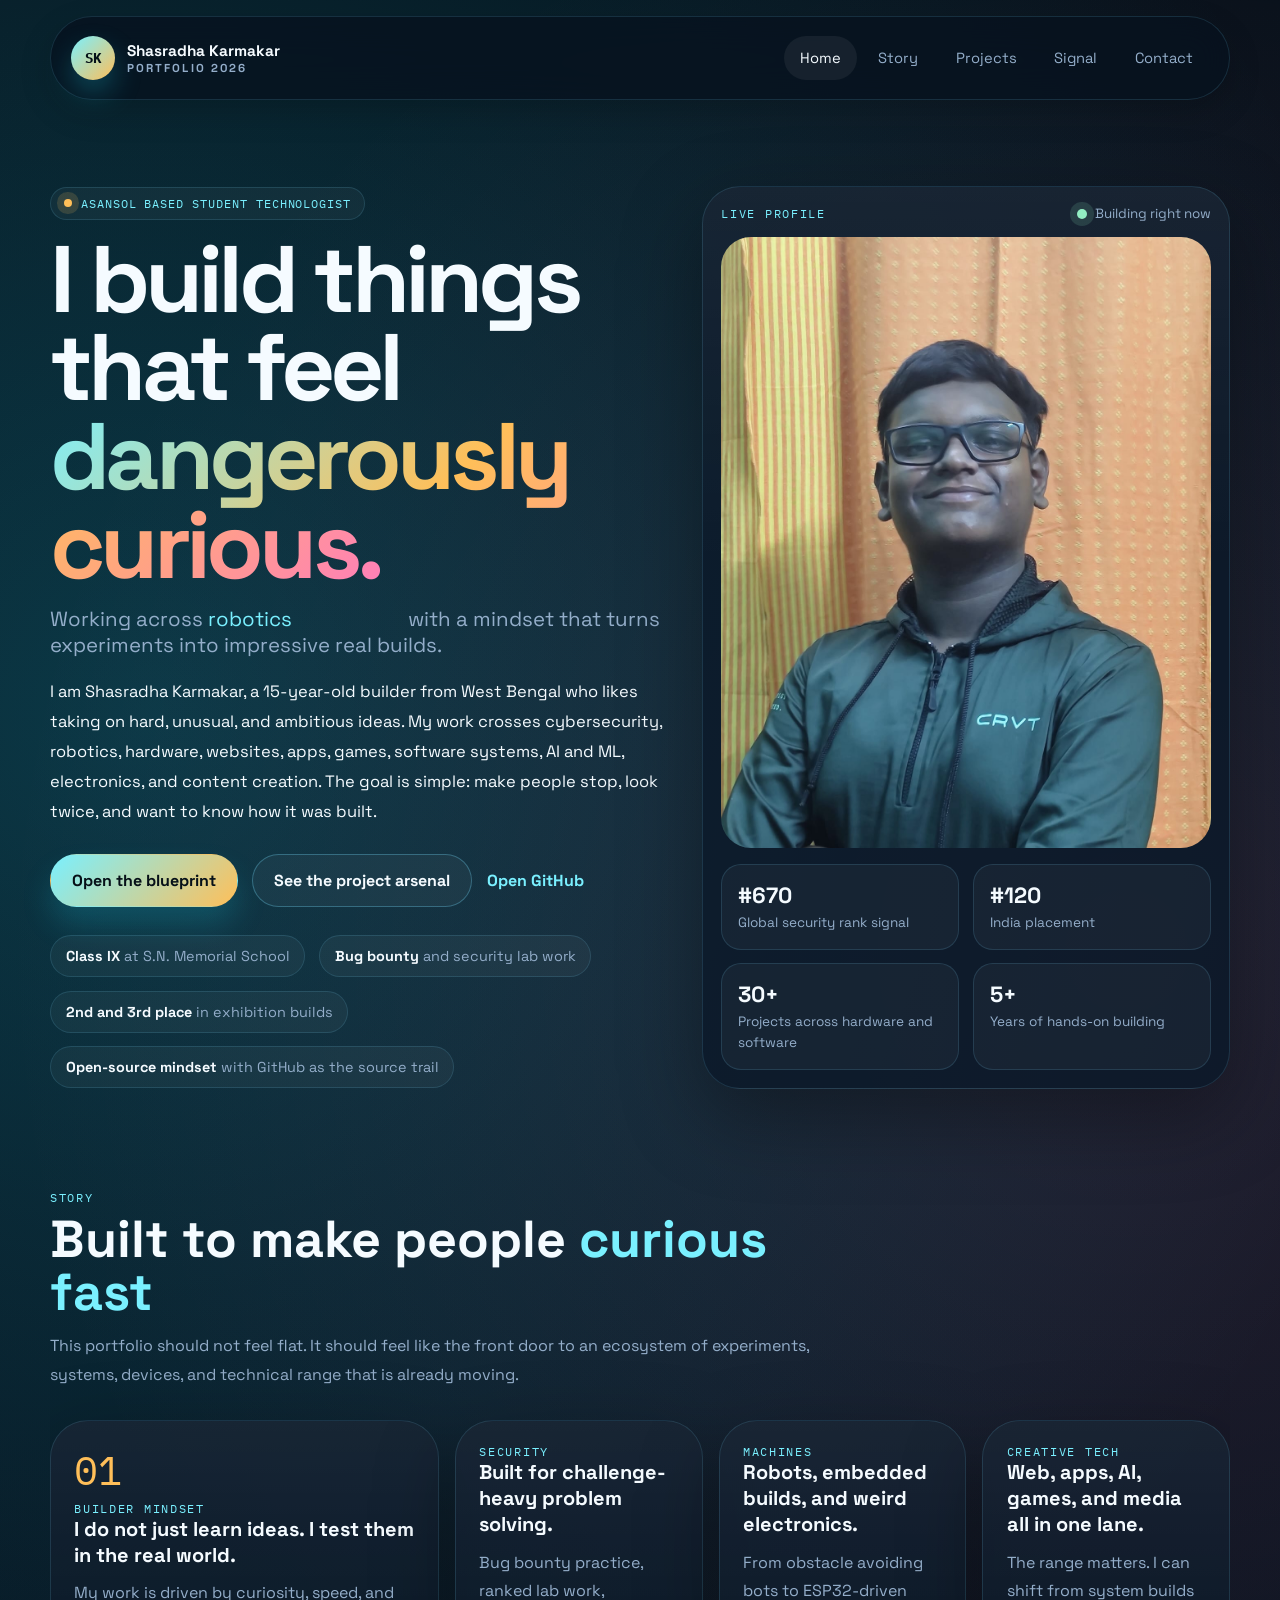
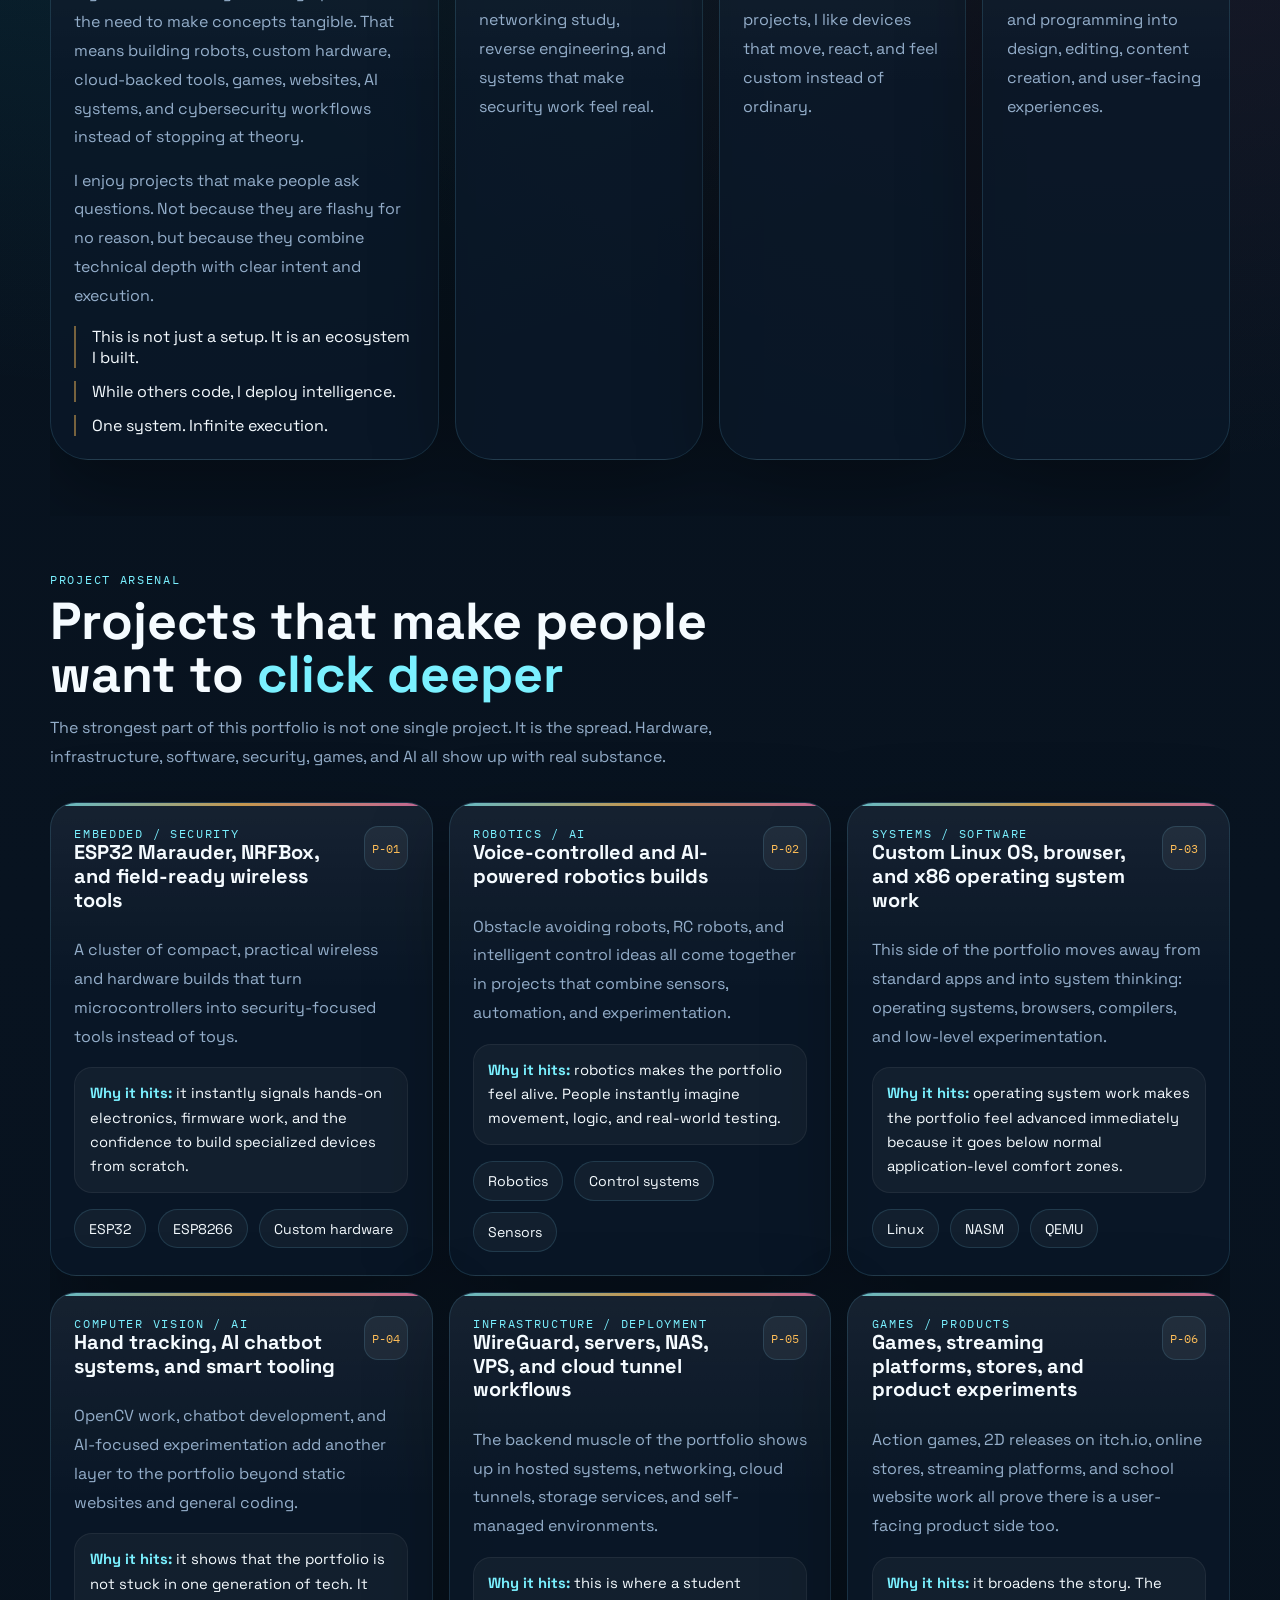
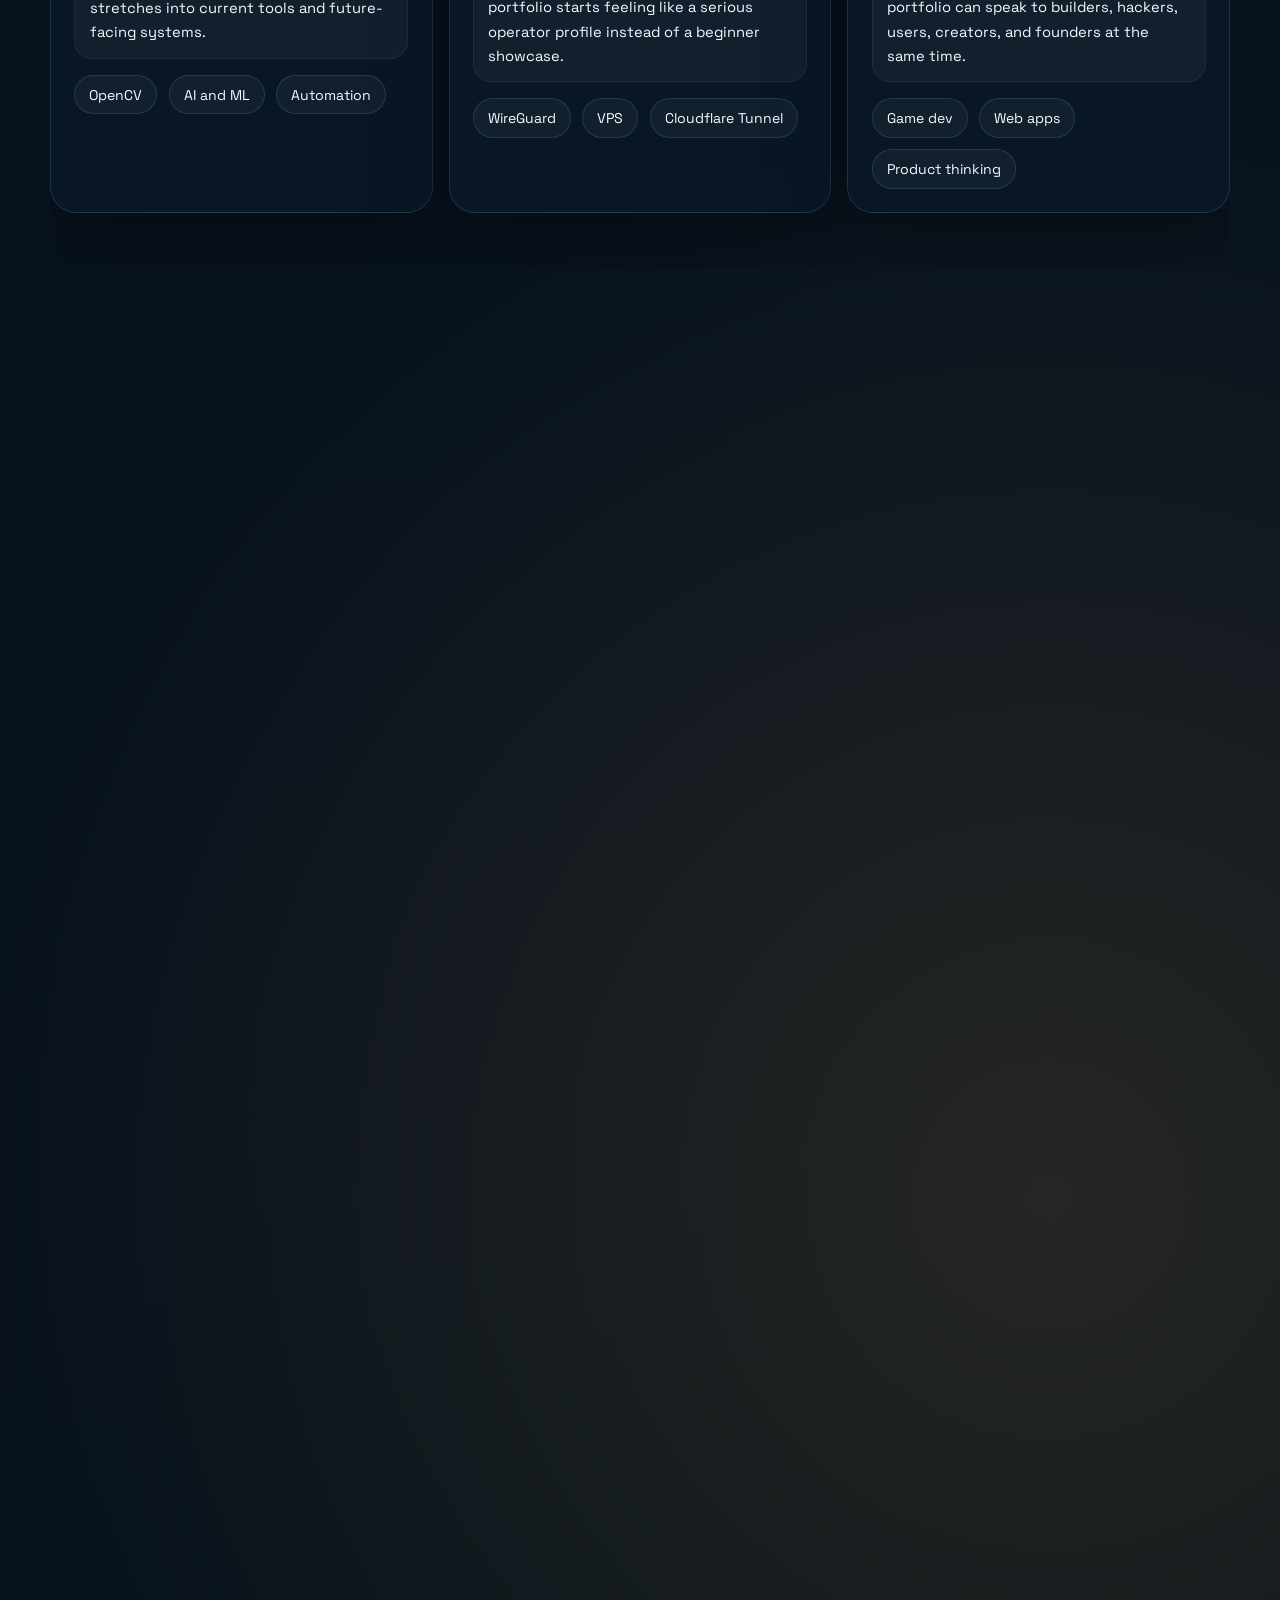
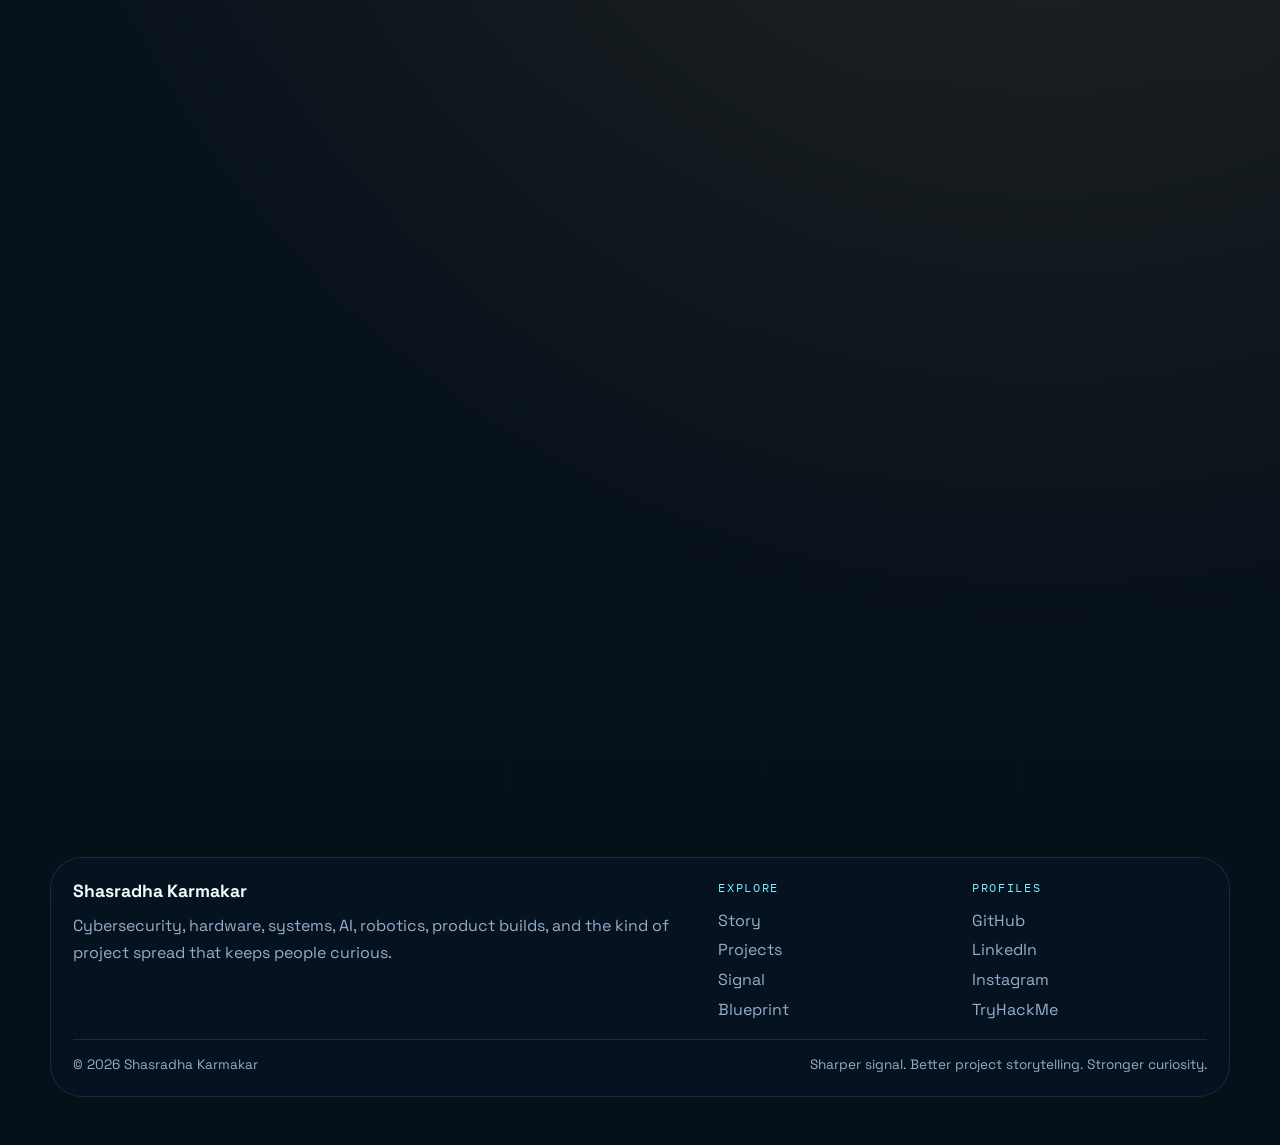
<file: index.html>
<!DOCTYPE html>
<html lang="en">
<head>
  <meta charset="UTF-8">
  <meta name="viewport" content="width=device-width, initial-scale=1.0">
  <title>Shasradha Karmakar | Portfolio</title>
  <meta name="description" content="A powerful student portfolio for Shasradha Karmakar covering cybersecurity, robotics, systems, embedded builds, AI, and high-curiosity tech projects.">
  <meta name="theme-color" content="#061019">

  <!-- Schema.org Structured Data for Google Knowledge Panel -->
  <script type="application/ld+json">
  {
    "@context": "https://schema.org",
    "@type": "Person",
    "name": "Shasradha Karmakar",
    "alternateName": "Yuvi",
    "url": "https://shasradha.github.io/",
    "image": "https://shasradha.github.io/images/Shasradha-PFP.jpg",
    "description": "Indian student technologist, AI researcher and cybersecurity practitioner from West Bengal.",
    "jobTitle": "Independent AI Researcher & Student Technologist",
    "nationality": "Indian",
    "knowsAbout": [
      "Artificial Intelligence",
      "Cybersecurity",
      "Embedded Systems",
      "Robotics",
      "IoT",
      "Machine Learning",
      "Web Development"
    ],
    "sameAs": [
      "https://orcid.org/0009-0004-0597-9841",
      "https://github.com/shasradha",
      "https://www.wikidata.org/wiki/Q139585406",
      "https://independent.academia.edu/Shasradhakarmakar",
      "https://www.linkedin.com/in/shasradha",
      "https://tryhackme.com/p/Shasradha",
      "https://hackerone.com/hai",
      "https://zenodo.org/search?q=shasradha+karmakar",
      "https://www.instagram.com/shasradha_"
    ],
    "hasCredential": [
      {
        "@type": "EducationalOccupationalCredential",
        "name": "Cisco Cybersecurity Certificate",
        "credentialCategory": "Cybersecurity"
      },
      {
        "@type": "EducationalOccupationalCredential",
        "name": "IBM AI Fundamentals",
        "credentialCategory": "Artificial Intelligence"
      }
    ],
    "worksFor": {
      "@type": "Organization",
      "name": "Independent Researcher"
    },
    "alumniOf": {
      "@type": "School",
      "name": "S.N. Memorial School",
      "address": {
        "@type": "PostalAddress",
        "addressLocality": "Asansol",
        "addressRegion": "West Bengal",
        "addressCountry": "IN"
      }
    }
  }
  </script>

  <link rel="preconnect" href="https://fonts.googleapis.com">
  <link rel="preconnect" href="https://fonts.gstatic.com" crossorigin>
  <link rel="preload" as="image" href="images/Shasradha-PFP.jpg">
  <link rel="stylesheet" href="css/style.css">
</head>
<body>
  <a class="skip-link" href="#main">Skip to content</a>

  <nav class="site-nav" aria-label="Primary navigation">
    <a class="nav-logo" href="#top">
      <span class="nav-logo-mark">SK</span>
      <span class="nav-logo-copy">
        <span class="nav-logo-title">Shasradha Karmakar</span>
        <span class="nav-logo-sub">Portfolio 2026</span>
      </span>
    </a>

    <ul class="nav-links" data-nav-menu>
      <li><a href="#top">Home</a></li>
      <li><a href="#story">Story</a></li>
      <li><a href="#projects">Projects</a></li>
      <li><a href="#signal">Signal</a></li>
      <li><a href="contact.html">Contact</a></li>
    </ul>

    <button class="nav-toggle" type="button" aria-label="Open navigation" aria-expanded="false" data-nav-toggle>
      <span class="nav-toggle-bars" aria-hidden="true">
        <span></span>
        <span></span>
        <span></span>
      </span>
    </button>
  </nav>

  <main class="page-main" id="main">
    <section class="hero" id="top">
      <div class="hero-grid">
        <div data-reveal>
          <span class="eyebrow">Asansol based student technologist</span>
          <h1 class="hero-title">
            I build things that feel
            <span class="hero-title-accent">dangerously curious.</span>
          </h1>
          <p class="hero-subtitle">
            Working across
            <span class="rotating-word" data-rotate="cybersecurity|robotics|systems|AI and ML|embedded electronics" aria-live="polite">cybersecurity</span>
            with a mindset that turns experiments into impressive real builds.
          </p>
          <p class="hero-lead">
            I am Shasradha Karmakar, a 15-year-old builder from West Bengal who likes taking on hard, unusual, and ambitious ideas.
            My work crosses cybersecurity, robotics, hardware, websites, apps, games, software systems, AI and ML, electronics, and content creation.
            The goal is simple: make people stop, look twice, and want to know how it was built.
          </p>

          <div class="button-row">
            <a class="button button-primary" href="blueprint.html">Open the blueprint</a>
            <a class="button button-secondary" href="#projects">See the project arsenal</a>
            <a class="button button-tertiary" href="https://github.com/shasradha" target="_blank" rel="noreferrer">Open GitHub</a>
          </div>

          <div class="hero-proof">
            <span class="proof-pill"><strong>Class IX</strong> at S.N. Memorial School</span>
            <span class="proof-pill"><strong>Bug bounty</strong> and security lab work</span>
            <span class="proof-pill"><strong>2nd and 3rd place</strong> in exhibition builds</span>
            <span class="proof-pill"><strong>Open-source mindset</strong> with GitHub as the source trail</span>
          </div>
        </div>

        <aside class="hero-card" data-reveal="delay-1">
          <div class="hero-card-top">
            <span class="code-label">Live profile</span>
            <span class="status-dot">Building right now</span>
          </div>

          <div class="profile-photo-frame">
            <img src="images/Shasradha-PFP.jpg" alt="Portrait of Shasradha Karmakar" width="787" height="886" fetchpriority="high" decoding="async">
          </div>

          <div class="hero-card-bottom">
            <div class="metric-card">
              <span class="metric-value">#670</span>
              <span class="metric-label">Global security rank signal</span>
            </div>
            <div class="metric-card">
              <span class="metric-value">#120</span>
              <span class="metric-label">India placement</span>
            </div>
            <div class="metric-card">
              <span class="metric-value">30+</span>
              <span class="metric-label">Projects across hardware and software</span>
            </div>
            <div class="metric-card">
              <span class="metric-value">5+</span>
              <span class="metric-label">Years of hands-on building</span>
            </div>
          </div>
        </aside>
      </div>
    </section>

    <section class="section" id="story">
      <div class="section-header" data-reveal>
        <div class="section-kicker">Story</div>
        <h2 class="section-title">Built to make people <span>curious fast</span></h2>
        <p class="section-copy">
          This portfolio should not feel flat. It should feel like the front door to an ecosystem of experiments, systems, devices, and technical range that is already moving.
        </p>
      </div>

      <div class="mission-grid">
        <article class="panel quote-card" data-reveal>
          <div class="quote-mark">01</div>
          <div class="panel-subtitle">Builder mindset</div>
          <h3 class="panel-title">I do not just learn ideas. I test them in the real world.</h3>
          <p>
            My work is driven by curiosity, speed, and the need to make concepts tangible.
            That means building robots, custom hardware, cloud-backed tools, games, websites, AI systems, and cybersecurity workflows instead of stopping at theory.
          </p>
          <p>
            I enjoy projects that make people ask questions. Not because they are flashy for no reason, but because they combine technical depth with clear intent and execution.
          </p>

          <div class="quote-lines">
            <div class="quote-line">This is not just a setup. It is an ecosystem I built.</div>
            <div class="quote-line">While others code, I deploy intelligence.</div>
            <div class="quote-line">One system. Infinite execution.</div>
          </div>
        </article>

        <article class="panel curiosity-card" data-reveal="delay-1">
          <div class="panel-subtitle">Security</div>
          <h3 class="panel-title">Built for challenge-heavy problem solving.</h3>
          <p class="panel-copy">
            Bug bounty practice, ranked lab work, networking study, reverse engineering, and systems that make security work feel real.
          </p>
        </article>

        <article class="panel curiosity-card" data-reveal="delay-2">
          <div class="panel-subtitle">Machines</div>
          <h3 class="panel-title">Robots, embedded builds, and weird electronics.</h3>
          <p class="panel-copy">
            From obstacle avoiding bots to ESP32-driven projects, I like devices that move, react, and feel custom instead of ordinary.
          </p>
        </article>

        <article class="panel curiosity-card" data-reveal="delay-3">
          <div class="panel-subtitle">Creative tech</div>
          <h3 class="panel-title">Web, apps, AI, games, and media all in one lane.</h3>
          <p class="panel-copy">
            The range matters. I can shift from system builds and programming into design, editing, content creation, and user-facing experiences.
          </p>
        </article>
      </div>
    </section>

    <section class="section" id="projects">
      <div class="section-header" data-reveal>
        <div class="section-kicker">Project arsenal</div>
        <h2 class="section-title">Projects that make people want to <span>click deeper</span></h2>
        <p class="section-copy">
          The strongest part of this portfolio is not one single project. It is the spread. Hardware, infrastructure, software, security, games, and AI all show up with real substance.
        </p>
      </div>

      <div class="project-rack">
        <article class="project-card" data-reveal>
          <div class="project-card-top">
            <div>
              <div class="project-domain">Embedded / security</div>
              <h3 class="project-title">ESP32 Marauder, NRFBox, and field-ready wireless tools</h3>
            </div>
            <span class="project-id">P-01</span>
          </div>
          <p class="project-copy">
            A cluster of compact, practical wireless and hardware builds that turn microcontrollers into security-focused tools instead of toys.
          </p>
          <div class="project-impact">
            <strong>Why it hits:</strong> it instantly signals hands-on electronics, firmware work, and the confidence to build specialized devices from scratch.
          </div>
          <div class="project-foot">
            <div class="chip-row">
              <span class="chip">ESP32</span>
              <span class="chip">ESP8266</span>
              <span class="chip">Custom hardware</span>
            </div>
          </div>
        </article>

        <article class="project-card" data-reveal="delay-1">
          <div class="project-card-top">
            <div>
              <div class="project-domain">Robotics / AI</div>
              <h3 class="project-title">Voice-controlled and AI-powered robotics builds</h3>
            </div>
            <span class="project-id">P-02</span>
          </div>
          <p class="project-copy">
            Obstacle avoiding robots, RC robots, and intelligent control ideas all come together in projects that combine sensors, automation, and experimentation.
          </p>
          <div class="project-impact">
            <strong>Why it hits:</strong> robotics makes the portfolio feel alive. People instantly imagine movement, logic, and real-world testing.
          </div>
          <div class="project-foot">
            <div class="chip-row">
              <span class="chip">Robotics</span>
              <span class="chip">Control systems</span>
              <span class="chip">Sensors</span>
            </div>
          </div>
        </article>

        <article class="project-card" data-reveal="delay-2">
          <div class="project-card-top">
            <div>
              <div class="project-domain">Systems / software</div>
              <h3 class="project-title">Custom Linux OS, browser, and x86 operating system work</h3>
            </div>
            <span class="project-id">P-03</span>
          </div>
          <p class="project-copy">
            This side of the portfolio moves away from standard apps and into system thinking: operating systems, browsers, compilers, and low-level experimentation.
          </p>
          <div class="project-impact">
            <strong>Why it hits:</strong> operating system work makes the portfolio feel advanced immediately because it goes below normal application-level comfort zones.
          </div>
          <div class="project-foot">
            <div class="chip-row">
              <span class="chip">Linux</span>
              <span class="chip">NASM</span>
              <span class="chip">QEMU</span>
            </div>
          </div>
        </article>

        <article class="project-card" data-reveal>
          <div class="project-card-top">
            <div>
              <div class="project-domain">Computer vision / AI</div>
              <h3 class="project-title">Hand tracking, AI chatbot systems, and smart tooling</h3>
            </div>
            <span class="project-id">P-04</span>
          </div>
          <p class="project-copy">
            OpenCV work, chatbot development, and AI-focused experimentation add another layer to the portfolio beyond static websites and general coding.
          </p>
          <div class="project-impact">
            <strong>Why it hits:</strong> it shows that the portfolio is not stuck in one generation of tech. It stretches into current tools and future-facing systems.
          </div>
          <div class="project-foot">
            <div class="chip-row">
              <span class="chip">OpenCV</span>
              <span class="chip">AI and ML</span>
              <span class="chip">Automation</span>
            </div>
          </div>
        </article>

        <article class="project-card" data-reveal="delay-1">
          <div class="project-card-top">
            <div>
              <div class="project-domain">Infrastructure / deployment</div>
              <h3 class="project-title">WireGuard, servers, NAS, VPS, and cloud tunnel workflows</h3>
            </div>
            <span class="project-id">P-05</span>
          </div>
          <p class="project-copy">
            The backend muscle of the portfolio shows up in hosted systems, networking, cloud tunnels, storage services, and self-managed environments.
          </p>
          <div class="project-impact">
            <strong>Why it hits:</strong> this is where a student portfolio starts feeling like a serious operator profile instead of a beginner showcase.
          </div>
          <div class="project-foot">
            <div class="chip-row">
              <span class="chip">WireGuard</span>
              <span class="chip">VPS</span>
              <span class="chip">Cloudflare Tunnel</span>
            </div>
          </div>
        </article>

        <article class="project-card" data-reveal="delay-2">
          <div class="project-card-top">
            <div>
              <div class="project-domain">Games / products</div>
              <h3 class="project-title">Games, streaming platforms, stores, and product experiments</h3>
            </div>
            <span class="project-id">P-06</span>
          </div>
          <p class="project-copy">
            Action games, 2D releases on itch.io, online stores, streaming platforms, and school website work all prove there is a user-facing product side too.
          </p>
          <div class="project-impact">
            <strong>Why it hits:</strong> it broadens the story. The portfolio can speak to builders, hackers, users, creators, and founders at the same time.
          </div>
          <div class="project-foot">
            <div class="chip-row">
              <span class="chip">Game dev</span>
              <span class="chip">Web apps</span>
              <span class="chip">Product thinking</span>
            </div>
          </div>
        </article>
      </div>
    </section>

    <section class="section" id="signal">
      <div class="section-header" data-reveal>
        <div class="section-kicker">Signal</div>
        <h2 class="section-title">One proof point people will actually <span>stop to inspect</span></h2>
        <p class="section-copy">
          Instead of repeating it everywhere, this is the one place where the security track gets properly framed. It works better when it feels earned.
        </p>
      </div>

      <div class="signal-layout">
        <article class="panel signal-copy" data-reveal>
          <div class="panel-subtitle">Security proof</div>
          <h3 class="panel-title">A ranked public signal backed by ongoing cybersecurity work.</h3>
          <p class="panel-copy">
            The TryHackMe profile is worth featuring because it reflects sustained hands-on effort rather than passive interest.
            It sits beside bug bounty work, networking study, Linux study, and deeper security experimentation.
          </p>

          <div class="signal-ranks">
            <div class="signal-rank">
              <strong>Top 1%</strong>
              <span>Global placement tier</span>
            </div>
            <div class="signal-rank">
              <strong>#670 / 7M</strong>
              <span>Rank snapshot that feels instantly impressive</span>
            </div>
            <div class="signal-rank">
              <strong>#120 India</strong>
              <span>Strong regional signal with room to climb even higher</span>
            </div>
          </div>

          <div class="button-row">
            <a class="button button-primary" href="https://tryhackme.com/p/Shasradha" target="_blank" rel="noreferrer">Open TryHackMe</a>
            <a class="button button-secondary" href="https://hackerone.com/hai" target="_blank" rel="noreferrer">Open HackerOne</a>
          </div>
        </article>

        <article class="panel signal-stage" data-reveal="delay-1">
          <div class="panel-subtitle">Featured embed</div>
          <div class="signal-frame">
            <div class="thm-shell">
              <div class="thm-scale-wrap">
                <iframe
                  class="thm-iframe"
                  src="https://tryhackme.com/api/v2/badges/public-profile?userPublicId=2753301"
                  title="TryHackMe public profile for Shasradha Karmakar"
                  scrolling="no"
                  loading="lazy">
                </iframe>
              </div>
            </div>
          </div>
          <div class="signal-caption">
            Centered, scaled to the real badge ratio, and framed like a proper proof card.
          </div>
        </article>
      </div>
    </section>

    <section class="section">
      <div class="section-header" data-reveal>
        <div class="section-kicker">Momentum</div>
        <h2 class="section-title">Recognition, learning, and a bigger <span>long-term trajectory</span></h2>
        <p class="section-copy">
          The portfolio gets stronger because the projects are backed by certifications, active learning tracks, community presence, and real experimentation.
        </p>
      </div>

      <div class="stats-strip" data-reveal>
        <div class="metric-card">
          <span class="metric-value">2nd / 3rd</span>
          <span class="metric-label">Science and SST exhibition wins for innovative models</span>
        </div>
        <div class="metric-card">
          <span class="metric-value">Level 8</span>
          <span class="metric-label">Google Maps Local Guide contributor status</span>
        </div>
        <div class="metric-card">
          <span class="metric-value">Microsoft + IBM + AWS</span>
          <span class="metric-label">Formal learning across software, AI, security, robotics, and cloud</span>
        </div>
        <div class="metric-card">
          <span class="metric-value">Still climbing</span>
          <span class="metric-label">Networking, Linux, data science, and network defense in progress</span>
        </div>
      </div>

      <div class="cert-grid" style="margin-top: 1rem;">
        <article class="panel cert-card" data-reveal>
          <div class="cert-media">
            <img src="images/cert-cisco-cybersecurity.png" alt="Cisco cybersecurity certificate" loading="lazy" decoding="async">
          </div>
          <div class="cert-body">
            <h3 class="cert-title">Cisco Cybersecurity</h3>
            <div class="cert-meta">Foundation for the defensive and security-minded side of the portfolio.</div>
          </div>
        </article>

        <article class="panel cert-card" data-reveal="delay-1">
          <div class="cert-media">
            <img src="images/AI-IBM.png" alt="IBM AI badge" loading="lazy" decoding="async">
          </div>
          <div class="cert-body">
            <h3 class="cert-title">IBM AI Fundamentals</h3>
            <div class="cert-meta">A visible bridge between coding, automation, and the AI/ML direction.</div>
          </div>
        </article>

        <article class="panel cert-card" data-reveal="delay-2">
          <div class="cert-media">
            <img src="images/cert-tryhackme.svg" alt="TryHackMe Advent of Cyber certificate" loading="lazy" decoding="async">
          </div>
          <div class="cert-body">
            <h3 class="cert-title">Advent of Cyber 2024</h3>
            <div class="cert-meta">A challenge-driven credential that feels aligned with the site's overall energy.</div>
          </div>
        </article>
      </div>
    </section>

    <section class="section">
      <article class="panel" data-reveal>
        <div class="section-kicker">Next step</div>
        <h2 class="section-title" style="margin-top: 0.5rem;">Want the deeper technical picture or want to <span>start a conversation?</span></h2>
        <p class="section-copy">
          The blueprint page goes deeper into skill areas, archives, certificates, technical experience, and the bigger vision behind the work.
        </p>
        <div class="button-row">
          <a class="button button-primary" href="blueprint.html">Enter the blueprint</a>
          <a class="button button-secondary" href="contact.html">Send a message</a>
          <a class="button button-tertiary" href="mailto:codewithyuv@gmail.com">Email directly</a>
        </div>
      </article>
    </section>
  </main>

  <footer class="footer">
    <div class="footer-shell">
      <div class="footer-grid">
        <div>
          <h2 class="footer-title">Shasradha Karmakar</h2>
          <p class="footer-copy">
            Cybersecurity, hardware, systems, AI, robotics, product builds, and the kind of project spread that keeps people curious.
          </p>
        </div>

        <div>
          <div class="panel-subtitle">Explore</div>
          <ul class="footer-links">
            <li><a href="#story">Story</a></li>
            <li><a href="#projects">Projects</a></li>
            <li><a href="#signal">Signal</a></li>
            <li><a href="blueprint.html">Blueprint</a></li>
          </ul>
        </div>

        <div>
          <div class="panel-subtitle">Profiles</div>
          <ul class="footer-links">
            <li><a href="https://github.com/shasradha" target="_blank" rel="noreferrer">GitHub</a></li>
            <li><a href="https://www.linkedin.com/in/shasradha" target="_blank" rel="noreferrer">LinkedIn</a></li>
            <li><a href="https://www.instagram.com/shasradha_" target="_blank" rel="noreferrer">Instagram</a></li>
            <li><a href="https://tryhackme.com/p/Shasradha" target="_blank" rel="noreferrer">TryHackMe</a></li>
          </ul>
        </div>
      </div>

      <div class="footer-meta">
        <span>&copy; 2026 Shasradha Karmakar</span>
        <span>Sharper signal. Better project storytelling. Stronger curiosity.</span>
      </div>
    </div>
  </footer>

  <script src="js/main.js" defer></script>
</body>
</html>
</file>
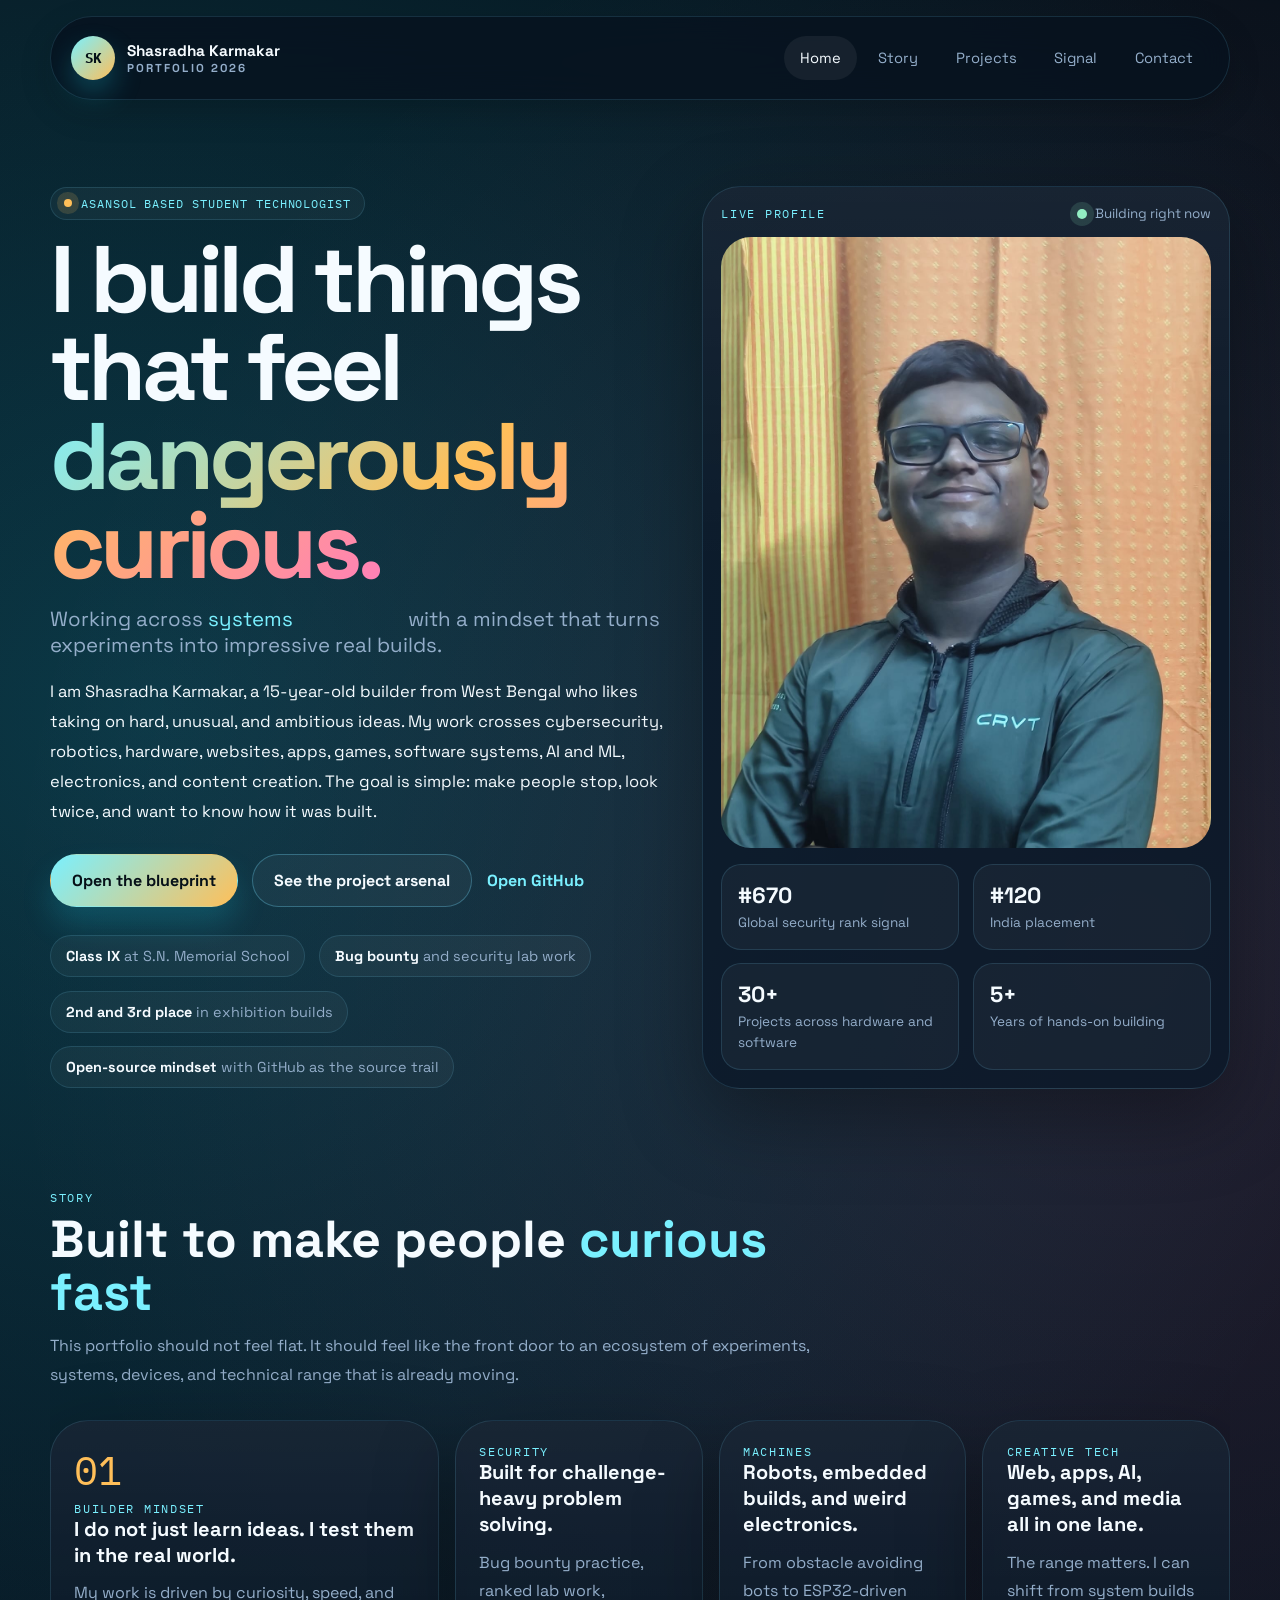
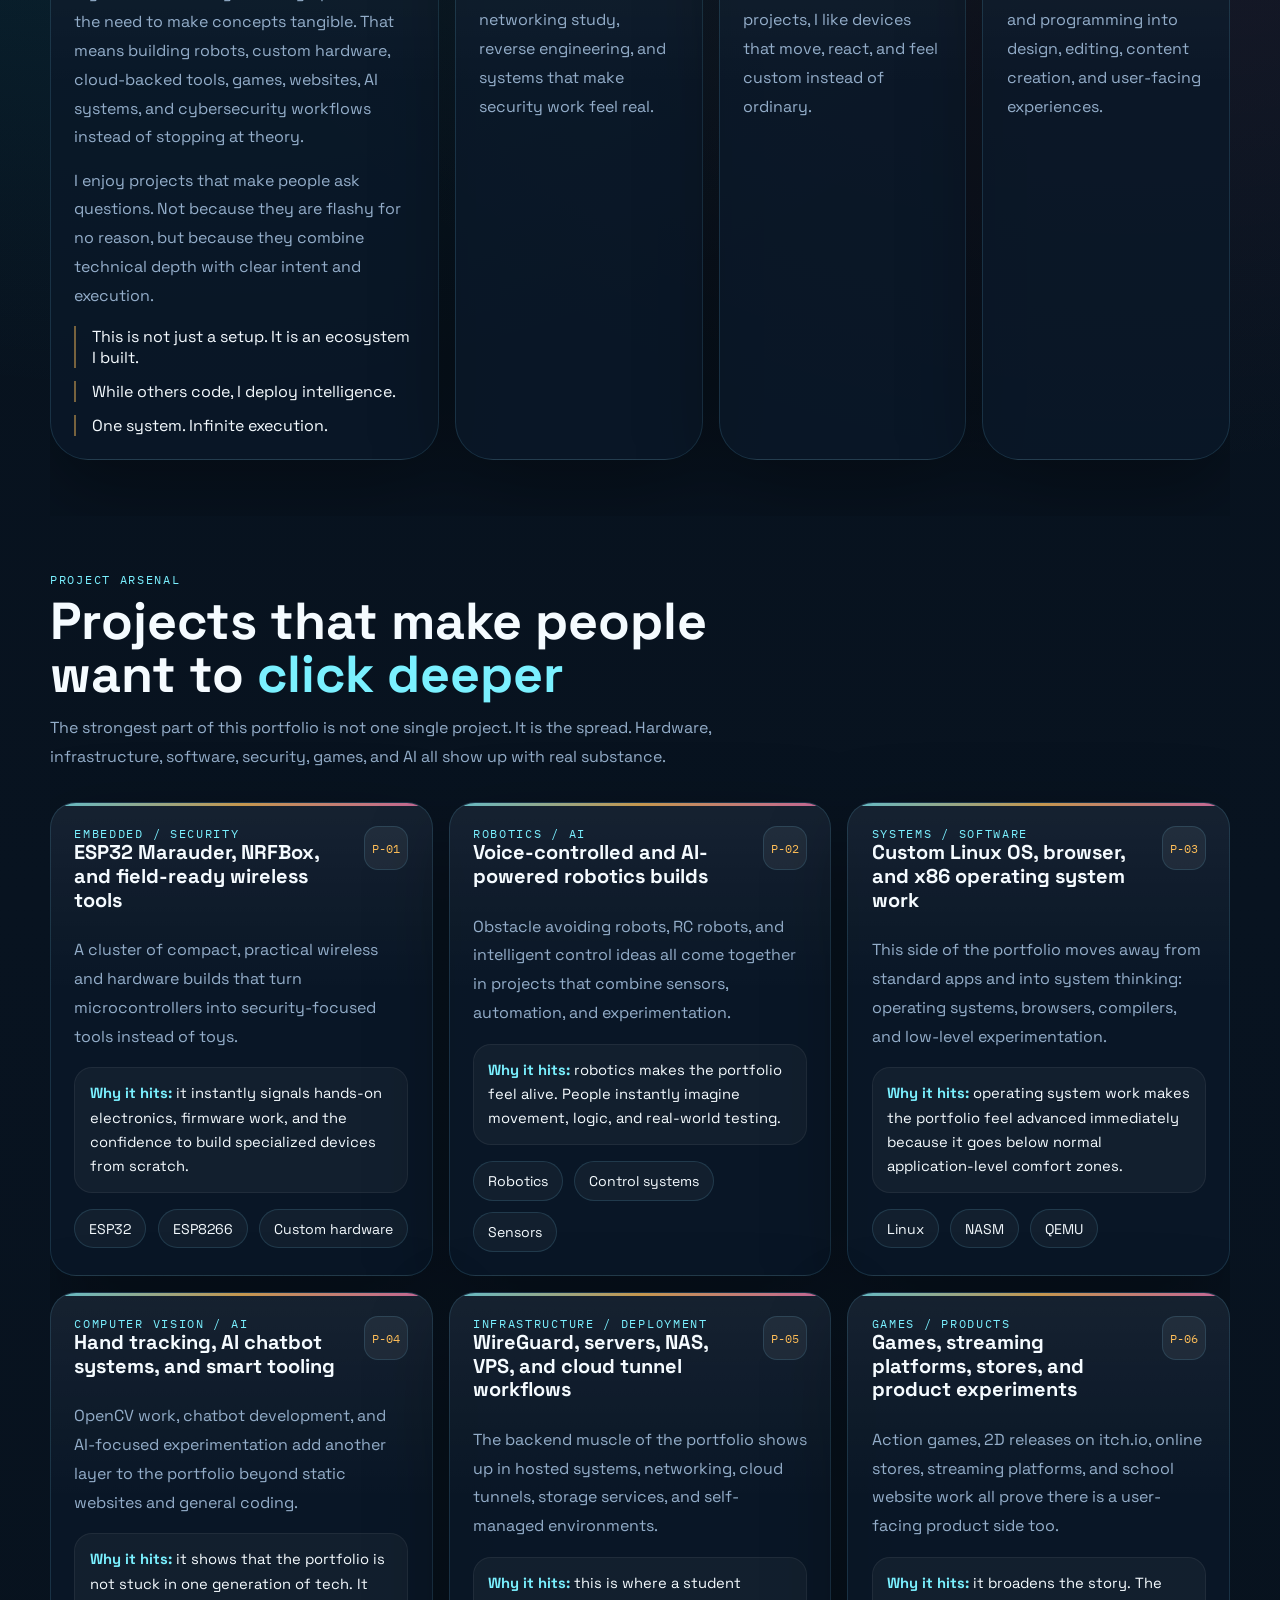
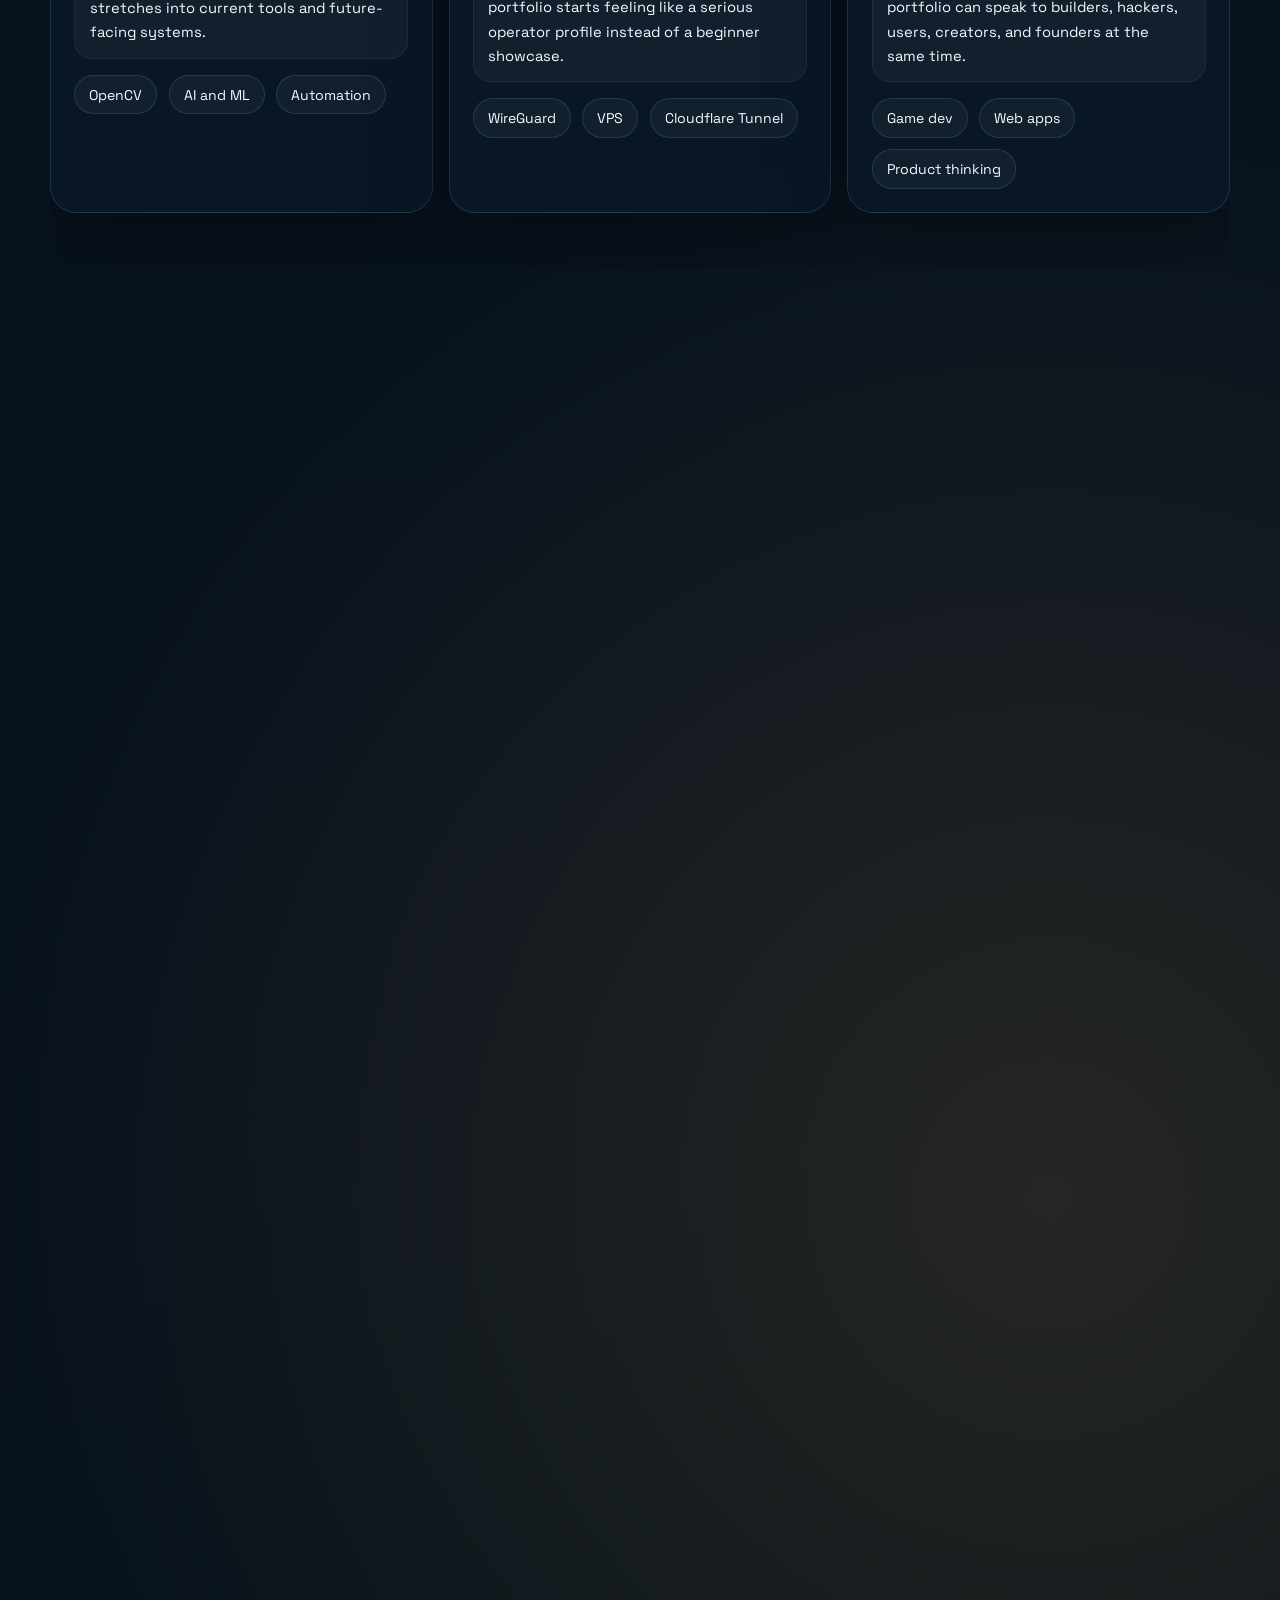
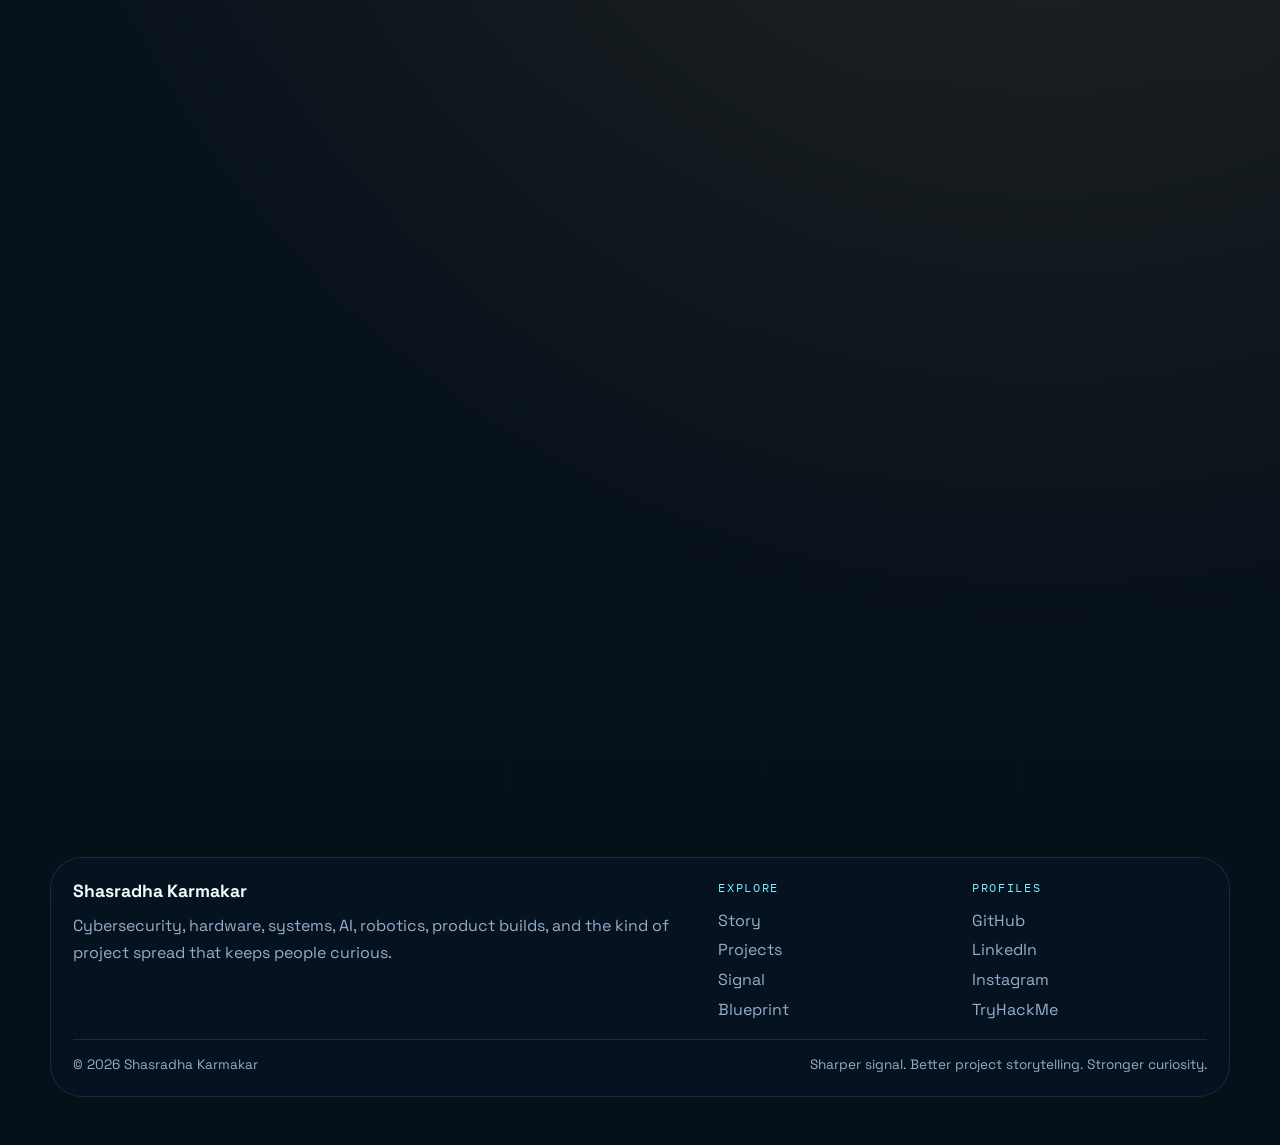
<file: portfolio/index.html>
<!DOCTYPE html>
<html lang="en">
<head>
  <meta charset="UTF-8">
  <meta name="viewport" content="width=device-width, initial-scale=1.0">
  <title>Shasradha Karmakar | Portfolio</title>
  <meta name="description" content="A powerful student portfolio for Shasradha Karmakar covering cybersecurity, robotics, systems, embedded builds, AI, and high-curiosity tech projects.">
  <meta name="theme-color" content="#061019">
  <link rel="preconnect" href="https://fonts.googleapis.com">
  <link rel="preconnect" href="https://fonts.gstatic.com" crossorigin>
  <link rel="preload" as="image" href="images/Shasradha-PFP.jpg">
  <link rel="stylesheet" href="css/style.css">
</head>
<body>
  <a class="skip-link" href="#main">Skip to content</a>

  <nav class="site-nav" aria-label="Primary navigation">
    <a class="nav-logo" href="#top">
      <span class="nav-logo-mark">SK</span>
      <span class="nav-logo-copy">
        <span class="nav-logo-title">Shasradha Karmakar</span>
        <span class="nav-logo-sub">Portfolio 2026</span>
      </span>
    </a>

    <ul class="nav-links" data-nav-menu>
      <li><a href="#top">Home</a></li>
      <li><a href="#story">Story</a></li>
      <li><a href="#projects">Projects</a></li>
      <li><a href="#signal">Signal</a></li>
      <li><a href="contact.html">Contact</a></li>
    </ul>

    <button class="nav-toggle" type="button" aria-label="Open navigation" aria-expanded="false" data-nav-toggle>
      <span class="nav-toggle-bars" aria-hidden="true">
        <span></span>
        <span></span>
        <span></span>
      </span>
    </button>
  </nav>

  <main class="page-main" id="main">
    <section class="hero" id="top">
      <div class="hero-grid">
        <div data-reveal>
          <span class="eyebrow">Asansol based student technologist</span>
          <h1 class="hero-title">
            I build things that feel
            <span class="hero-title-accent">dangerously curious.</span>
          </h1>
          <p class="hero-subtitle">
            Working across
            <span class="rotating-word" data-rotate="cybersecurity|robotics|systems|AI and ML|embedded electronics" aria-live="polite">cybersecurity</span>
            with a mindset that turns experiments into impressive real builds.
          </p>
          <p class="hero-lead">
            I am Shasradha Karmakar, a 15-year-old builder from West Bengal who likes taking on hard, unusual, and ambitious ideas.
            My work crosses cybersecurity, robotics, hardware, websites, apps, games, software systems, AI and ML, electronics, and content creation.
            The goal is simple: make people stop, look twice, and want to know how it was built.
          </p>

          <div class="button-row">
            <a class="button button-primary" href="blueprint.html">Open the blueprint</a>
            <a class="button button-secondary" href="#projects">See the project arsenal</a>
            <a class="button button-tertiary" href="https://github.com/shasradha" target="_blank" rel="noreferrer">Open GitHub</a>
          </div>

          <div class="hero-proof">
            <span class="proof-pill"><strong>Class IX</strong> at S.N. Memorial School</span>
            <span class="proof-pill"><strong>Bug bounty</strong> and security lab work</span>
            <span class="proof-pill"><strong>2nd and 3rd place</strong> in exhibition builds</span>
            <span class="proof-pill"><strong>Open-source mindset</strong> with GitHub as the source trail</span>
          </div>
        </div>

        <aside class="hero-card" data-reveal="delay-1">
          <div class="hero-card-top">
            <span class="code-label">Live profile</span>
            <span class="status-dot">Building right now</span>
          </div>

          <div class="profile-photo-frame">
            <img src="images/Shasradha-PFP.jpg" alt="Portrait of Shasradha Karmakar" width="787" height="886" fetchpriority="high" decoding="async">
          </div>

          <div class="hero-card-bottom">
            <div class="metric-card">
              <span class="metric-value">#670</span>
              <span class="metric-label">Global security rank signal</span>
            </div>
            <div class="metric-card">
              <span class="metric-value">#120</span>
              <span class="metric-label">India placement</span>
            </div>
            <div class="metric-card">
              <span class="metric-value">30+</span>
              <span class="metric-label">Projects across hardware and software</span>
            </div>
            <div class="metric-card">
              <span class="metric-value">5+</span>
              <span class="metric-label">Years of hands-on building</span>
            </div>
          </div>
        </aside>
      </div>
    </section>

    <section class="section" id="story">
      <div class="section-header" data-reveal>
        <div class="section-kicker">Story</div>
        <h2 class="section-title">Built to make people <span>curious fast</span></h2>
        <p class="section-copy">
          This portfolio should not feel flat. It should feel like the front door to an ecosystem of experiments, systems, devices, and technical range that is already moving.
        </p>
      </div>

      <div class="mission-grid">
        <article class="panel quote-card" data-reveal>
          <div class="quote-mark">01</div>
          <div class="panel-subtitle">Builder mindset</div>
          <h3 class="panel-title">I do not just learn ideas. I test them in the real world.</h3>
          <p>
            My work is driven by curiosity, speed, and the need to make concepts tangible.
            That means building robots, custom hardware, cloud-backed tools, games, websites, AI systems, and cybersecurity workflows instead of stopping at theory.
          </p>
          <p>
            I enjoy projects that make people ask questions. Not because they are flashy for no reason, but because they combine technical depth with clear intent and execution.
          </p>

          <div class="quote-lines">
            <div class="quote-line">This is not just a setup. It is an ecosystem I built.</div>
            <div class="quote-line">While others code, I deploy intelligence.</div>
            <div class="quote-line">One system. Infinite execution.</div>
          </div>
        </article>

        <article class="panel curiosity-card" data-reveal="delay-1">
          <div class="panel-subtitle">Security</div>
          <h3 class="panel-title">Built for challenge-heavy problem solving.</h3>
          <p class="panel-copy">
            Bug bounty practice, ranked lab work, networking study, reverse engineering, and systems that make security work feel real.
          </p>
        </article>

        <article class="panel curiosity-card" data-reveal="delay-2">
          <div class="panel-subtitle">Machines</div>
          <h3 class="panel-title">Robots, embedded builds, and weird electronics.</h3>
          <p class="panel-copy">
            From obstacle avoiding bots to ESP32-driven projects, I like devices that move, react, and feel custom instead of ordinary.
          </p>
        </article>

        <article class="panel curiosity-card" data-reveal="delay-3">
          <div class="panel-subtitle">Creative tech</div>
          <h3 class="panel-title">Web, apps, AI, games, and media all in one lane.</h3>
          <p class="panel-copy">
            The range matters. I can shift from system builds and programming into design, editing, content creation, and user-facing experiences.
          </p>
        </article>
      </div>
    </section>

    <section class="section" id="projects">
      <div class="section-header" data-reveal>
        <div class="section-kicker">Project arsenal</div>
        <h2 class="section-title">Projects that make people want to <span>click deeper</span></h2>
        <p class="section-copy">
          The strongest part of this portfolio is not one single project. It is the spread. Hardware, infrastructure, software, security, games, and AI all show up with real substance.
        </p>
      </div>

      <div class="project-rack">
        <article class="project-card" data-reveal>
          <div class="project-card-top">
            <div>
              <div class="project-domain">Embedded / security</div>
              <h3 class="project-title">ESP32 Marauder, NRFBox, and field-ready wireless tools</h3>
            </div>
            <span class="project-id">P-01</span>
          </div>
          <p class="project-copy">
            A cluster of compact, practical wireless and hardware builds that turn microcontrollers into security-focused tools instead of toys.
          </p>
          <div class="project-impact">
            <strong>Why it hits:</strong> it instantly signals hands-on electronics, firmware work, and the confidence to build specialized devices from scratch.
          </div>
          <div class="project-foot">
            <div class="chip-row">
              <span class="chip">ESP32</span>
              <span class="chip">ESP8266</span>
              <span class="chip">Custom hardware</span>
            </div>
          </div>
        </article>

        <article class="project-card" data-reveal="delay-1">
          <div class="project-card-top">
            <div>
              <div class="project-domain">Robotics / AI</div>
              <h3 class="project-title">Voice-controlled and AI-powered robotics builds</h3>
            </div>
            <span class="project-id">P-02</span>
          </div>
          <p class="project-copy">
            Obstacle avoiding robots, RC robots, and intelligent control ideas all come together in projects that combine sensors, automation, and experimentation.
          </p>
          <div class="project-impact">
            <strong>Why it hits:</strong> robotics makes the portfolio feel alive. People instantly imagine movement, logic, and real-world testing.
          </div>
          <div class="project-foot">
            <div class="chip-row">
              <span class="chip">Robotics</span>
              <span class="chip">Control systems</span>
              <span class="chip">Sensors</span>
            </div>
          </div>
        </article>

        <article class="project-card" data-reveal="delay-2">
          <div class="project-card-top">
            <div>
              <div class="project-domain">Systems / software</div>
              <h3 class="project-title">Custom Linux OS, browser, and x86 operating system work</h3>
            </div>
            <span class="project-id">P-03</span>
          </div>
          <p class="project-copy">
            This side of the portfolio moves away from standard apps and into system thinking: operating systems, browsers, compilers, and low-level experimentation.
          </p>
          <div class="project-impact">
            <strong>Why it hits:</strong> operating system work makes the portfolio feel advanced immediately because it goes below normal application-level comfort zones.
          </div>
          <div class="project-foot">
            <div class="chip-row">
              <span class="chip">Linux</span>
              <span class="chip">NASM</span>
              <span class="chip">QEMU</span>
            </div>
          </div>
        </article>

        <article class="project-card" data-reveal>
          <div class="project-card-top">
            <div>
              <div class="project-domain">Computer vision / AI</div>
              <h3 class="project-title">Hand tracking, AI chatbot systems, and smart tooling</h3>
            </div>
            <span class="project-id">P-04</span>
          </div>
          <p class="project-copy">
            OpenCV work, chatbot development, and AI-focused experimentation add another layer to the portfolio beyond static websites and general coding.
          </p>
          <div class="project-impact">
            <strong>Why it hits:</strong> it shows that the portfolio is not stuck in one generation of tech. It stretches into current tools and future-facing systems.
          </div>
          <div class="project-foot">
            <div class="chip-row">
              <span class="chip">OpenCV</span>
              <span class="chip">AI and ML</span>
              <span class="chip">Automation</span>
            </div>
          </div>
        </article>

        <article class="project-card" data-reveal="delay-1">
          <div class="project-card-top">
            <div>
              <div class="project-domain">Infrastructure / deployment</div>
              <h3 class="project-title">WireGuard, servers, NAS, VPS, and cloud tunnel workflows</h3>
            </div>
            <span class="project-id">P-05</span>
          </div>
          <p class="project-copy">
            The backend muscle of the portfolio shows up in hosted systems, networking, cloud tunnels, storage services, and self-managed environments.
          </p>
          <div class="project-impact">
            <strong>Why it hits:</strong> this is where a student portfolio starts feeling like a serious operator profile instead of a beginner showcase.
          </div>
          <div class="project-foot">
            <div class="chip-row">
              <span class="chip">WireGuard</span>
              <span class="chip">VPS</span>
              <span class="chip">Cloudflare Tunnel</span>
            </div>
          </div>
        </article>

        <article class="project-card" data-reveal="delay-2">
          <div class="project-card-top">
            <div>
              <div class="project-domain">Games / products</div>
              <h3 class="project-title">Games, streaming platforms, stores, and product experiments</h3>
            </div>
            <span class="project-id">P-06</span>
          </div>
          <p class="project-copy">
            Action games, 2D releases on itch.io, online stores, streaming platforms, and school website work all prove there is a user-facing product side too.
          </p>
          <div class="project-impact">
            <strong>Why it hits:</strong> it broadens the story. The portfolio can speak to builders, hackers, users, creators, and founders at the same time.
          </div>
          <div class="project-foot">
            <div class="chip-row">
              <span class="chip">Game dev</span>
              <span class="chip">Web apps</span>
              <span class="chip">Product thinking</span>
            </div>
          </div>
        </article>
      </div>
    </section>

    <section class="section" id="signal">
      <div class="section-header" data-reveal>
        <div class="section-kicker">Signal</div>
        <h2 class="section-title">One proof point people will actually <span>stop to inspect</span></h2>
        <p class="section-copy">
          Instead of repeating it everywhere, this is the one place where the security track gets properly framed. It works better when it feels earned.
        </p>
      </div>

      <div class="signal-layout">
        <article class="panel signal-copy" data-reveal>
          <div class="panel-subtitle">Security proof</div>
          <h3 class="panel-title">A ranked public signal backed by ongoing cybersecurity work.</h3>
          <p class="panel-copy">
            The TryHackMe profile is worth featuring because it reflects sustained hands-on effort rather than passive interest.
            It sits beside bug bounty work, networking study, Linux study, and deeper security experimentation.
          </p>

          <div class="signal-ranks">
            <div class="signal-rank">
              <strong>Top 1%</strong>
              <span>Global placement tier</span>
            </div>
            <div class="signal-rank">
              <strong>#670 / 7M</strong>
              <span>Rank snapshot that feels instantly impressive</span>
            </div>
            <div class="signal-rank">
              <strong>#120 India</strong>
              <span>Strong regional signal with room to climb even higher</span>
            </div>
          </div>

          <div class="button-row">
            <a class="button button-primary" href="https://tryhackme.com/p/Shasradha" target="_blank" rel="noreferrer">Open TryHackMe</a>
            <a class="button button-secondary" href="https://hackerone.com/hai" target="_blank" rel="noreferrer">Open HackerOne</a>
          </div>
        </article>

        <article class="panel signal-stage" data-reveal="delay-1">
          <div class="panel-subtitle">Featured embed</div>
          <div class="signal-frame">
            <div class="thm-shell">
              <div class="thm-scale-wrap">
                <iframe
                  class="thm-iframe"
                  src="https://tryhackme.com/api/v2/badges/public-profile?userPublicId=2753301"
                  title="TryHackMe public profile for Shasradha Karmakar"
                  scrolling="no"
                  loading="lazy">
                </iframe>
              </div>
            </div>
          </div>
          <div class="signal-caption">
            Centered, scaled to the real badge ratio, and framed like a proper proof card.
          </div>
        </article>
      </div>
    </section>

    <section class="section">
      <div class="section-header" data-reveal>
        <div class="section-kicker">Momentum</div>
        <h2 class="section-title">Recognition, learning, and a bigger <span>long-term trajectory</span></h2>
        <p class="section-copy">
          The portfolio gets stronger because the projects are backed by certifications, active learning tracks, community presence, and real experimentation.
        </p>
      </div>

      <div class="stats-strip" data-reveal>
        <div class="metric-card">
          <span class="metric-value">2nd / 3rd</span>
          <span class="metric-label">Science and SST exhibition wins for innovative models</span>
        </div>
        <div class="metric-card">
          <span class="metric-value">Level 8</span>
          <span class="metric-label">Google Maps Local Guide contributor status</span>
        </div>
        <div class="metric-card">
          <span class="metric-value">Microsoft + IBM + AWS</span>
          <span class="metric-label">Formal learning across software, AI, security, robotics, and cloud</span>
        </div>
        <div class="metric-card">
          <span class="metric-value">Still climbing</span>
          <span class="metric-label">Networking, Linux, data science, and network defense in progress</span>
        </div>
      </div>

      <div class="cert-grid" style="margin-top: 1rem;">
        <article class="panel cert-card" data-reveal>
          <div class="cert-media">
            <img src="images/cert-cisco-cybersecurity.png" alt="Cisco cybersecurity certificate" loading="lazy" decoding="async">
          </div>
          <div class="cert-body">
            <h3 class="cert-title">Cisco Cybersecurity</h3>
            <div class="cert-meta">Foundation for the defensive and security-minded side of the portfolio.</div>
          </div>
        </article>

        <article class="panel cert-card" data-reveal="delay-1">
          <div class="cert-media">
            <img src="images/AI-IBM.png" alt="IBM AI badge" loading="lazy" decoding="async">
          </div>
          <div class="cert-body">
            <h3 class="cert-title">IBM AI Fundamentals</h3>
            <div class="cert-meta">A visible bridge between coding, automation, and the AI/ML direction.</div>
          </div>
        </article>

        <article class="panel cert-card" data-reveal="delay-2">
          <div class="cert-media">
            <img src="images/cert-tryhackme.svg" alt="TryHackMe Advent of Cyber certificate" loading="lazy" decoding="async">
          </div>
          <div class="cert-body">
            <h3 class="cert-title">Advent of Cyber 2024</h3>
            <div class="cert-meta">A challenge-driven credential that feels aligned with the site's overall energy.</div>
          </div>
        </article>
      </div>
    </section>

    <section class="section">
      <article class="panel" data-reveal>
        <div class="section-kicker">Next step</div>
        <h2 class="section-title" style="margin-top: 0.5rem;">Want the deeper technical picture or want to <span>start a conversation?</span></h2>
        <p class="section-copy">
          The blueprint page goes deeper into skill areas, archives, certificates, technical experience, and the bigger vision behind the work.
        </p>
        <div class="button-row">
          <a class="button button-primary" href="blueprint.html">Enter the blueprint</a>
          <a class="button button-secondary" href="contact.html">Send a message</a>
          <a class="button button-tertiary" href="mailto:codewithyuv@gmail.com">Email directly</a>
        </div>
      </article>
    </section>
  </main>

  <footer class="footer">
    <div class="footer-shell">
      <div class="footer-grid">
        <div>
          <h2 class="footer-title">Shasradha Karmakar</h2>
          <p class="footer-copy">
            Cybersecurity, hardware, systems, AI, robotics, product builds, and the kind of project spread that keeps people curious.
          </p>
        </div>

        <div>
          <div class="panel-subtitle">Explore</div>
          <ul class="footer-links">
            <li><a href="#story">Story</a></li>
            <li><a href="#projects">Projects</a></li>
            <li><a href="#signal">Signal</a></li>
            <li><a href="blueprint.html">Blueprint</a></li>
          </ul>
        </div>

        <div>
          <div class="panel-subtitle">Profiles</div>
          <ul class="footer-links">
            <li><a href="https://github.com/shasradha" target="_blank" rel="noreferrer">GitHub</a></li>
            <li><a href="https://www.linkedin.com/in/shasradha" target="_blank" rel="noreferrer">LinkedIn</a></li>
            <li><a href="https://www.instagram.com/shasradha" target="_blank" rel="noreferrer">Instagram</a></li>
            <li><a href="https://tryhackme.com/p/Shasradha" target="_blank" rel="noreferrer">TryHackMe</a></li>
          </ul>
        </div>
      </div>

      <div class="footer-meta">
        <span>&copy; 2026 Shasradha Karmakar</span>
        <span>Sharper signal. Better project storytelling. Stronger curiosity.</span>
      </div>
    </div>
  </footer>

  <script src="js/main.js" defer></script>
</body>
</html>
</file>
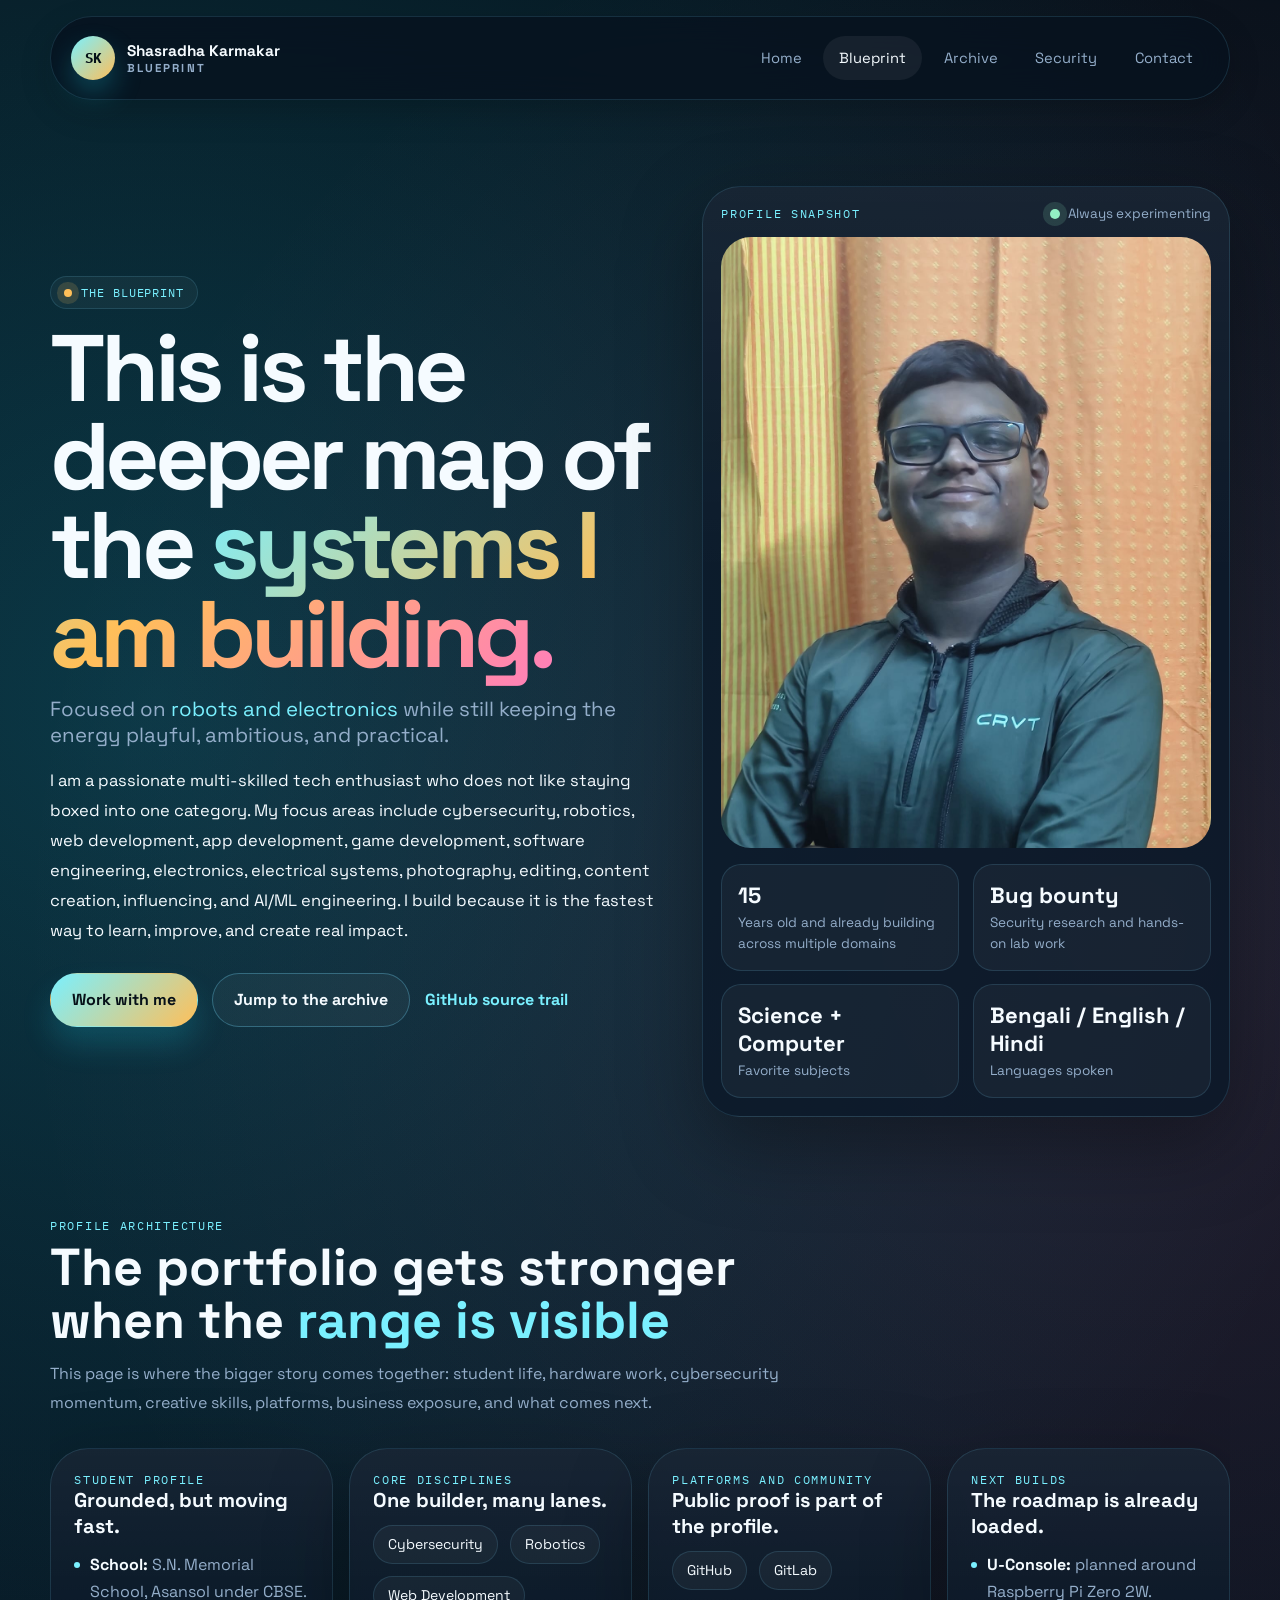
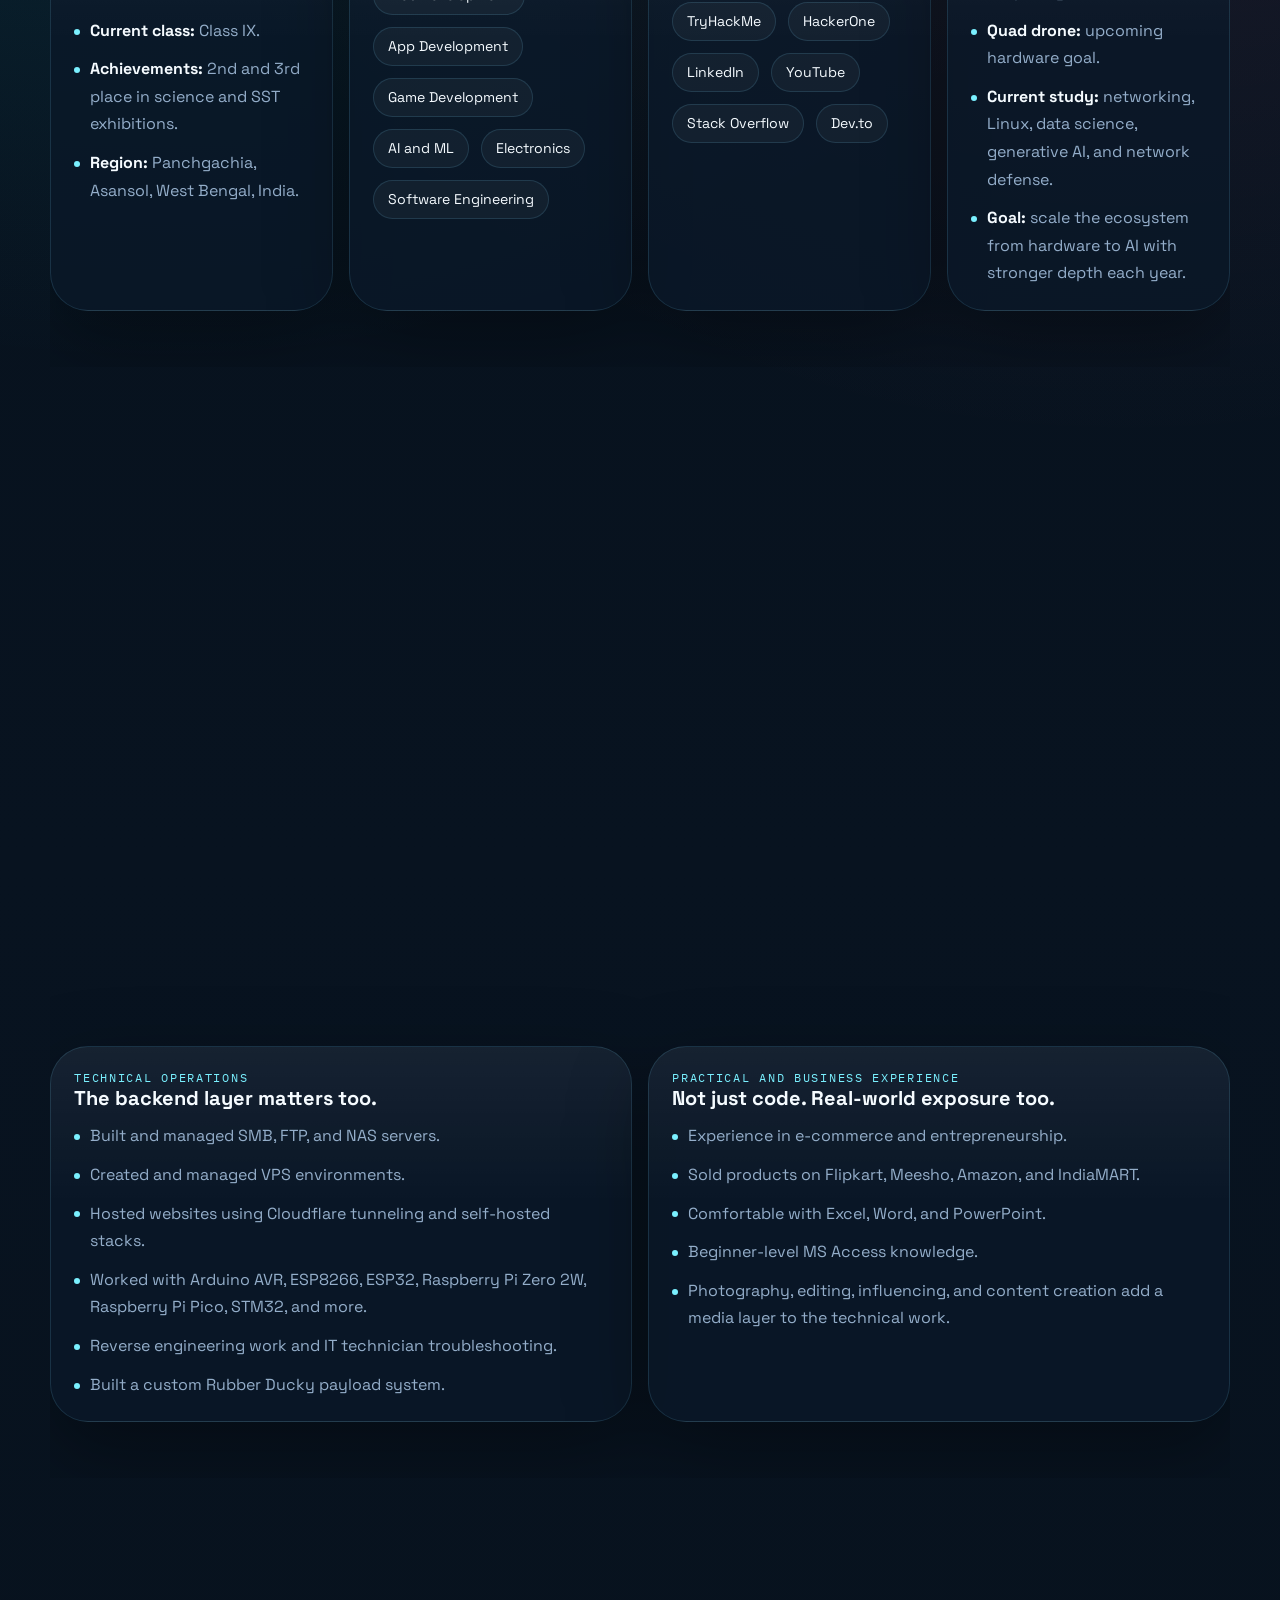
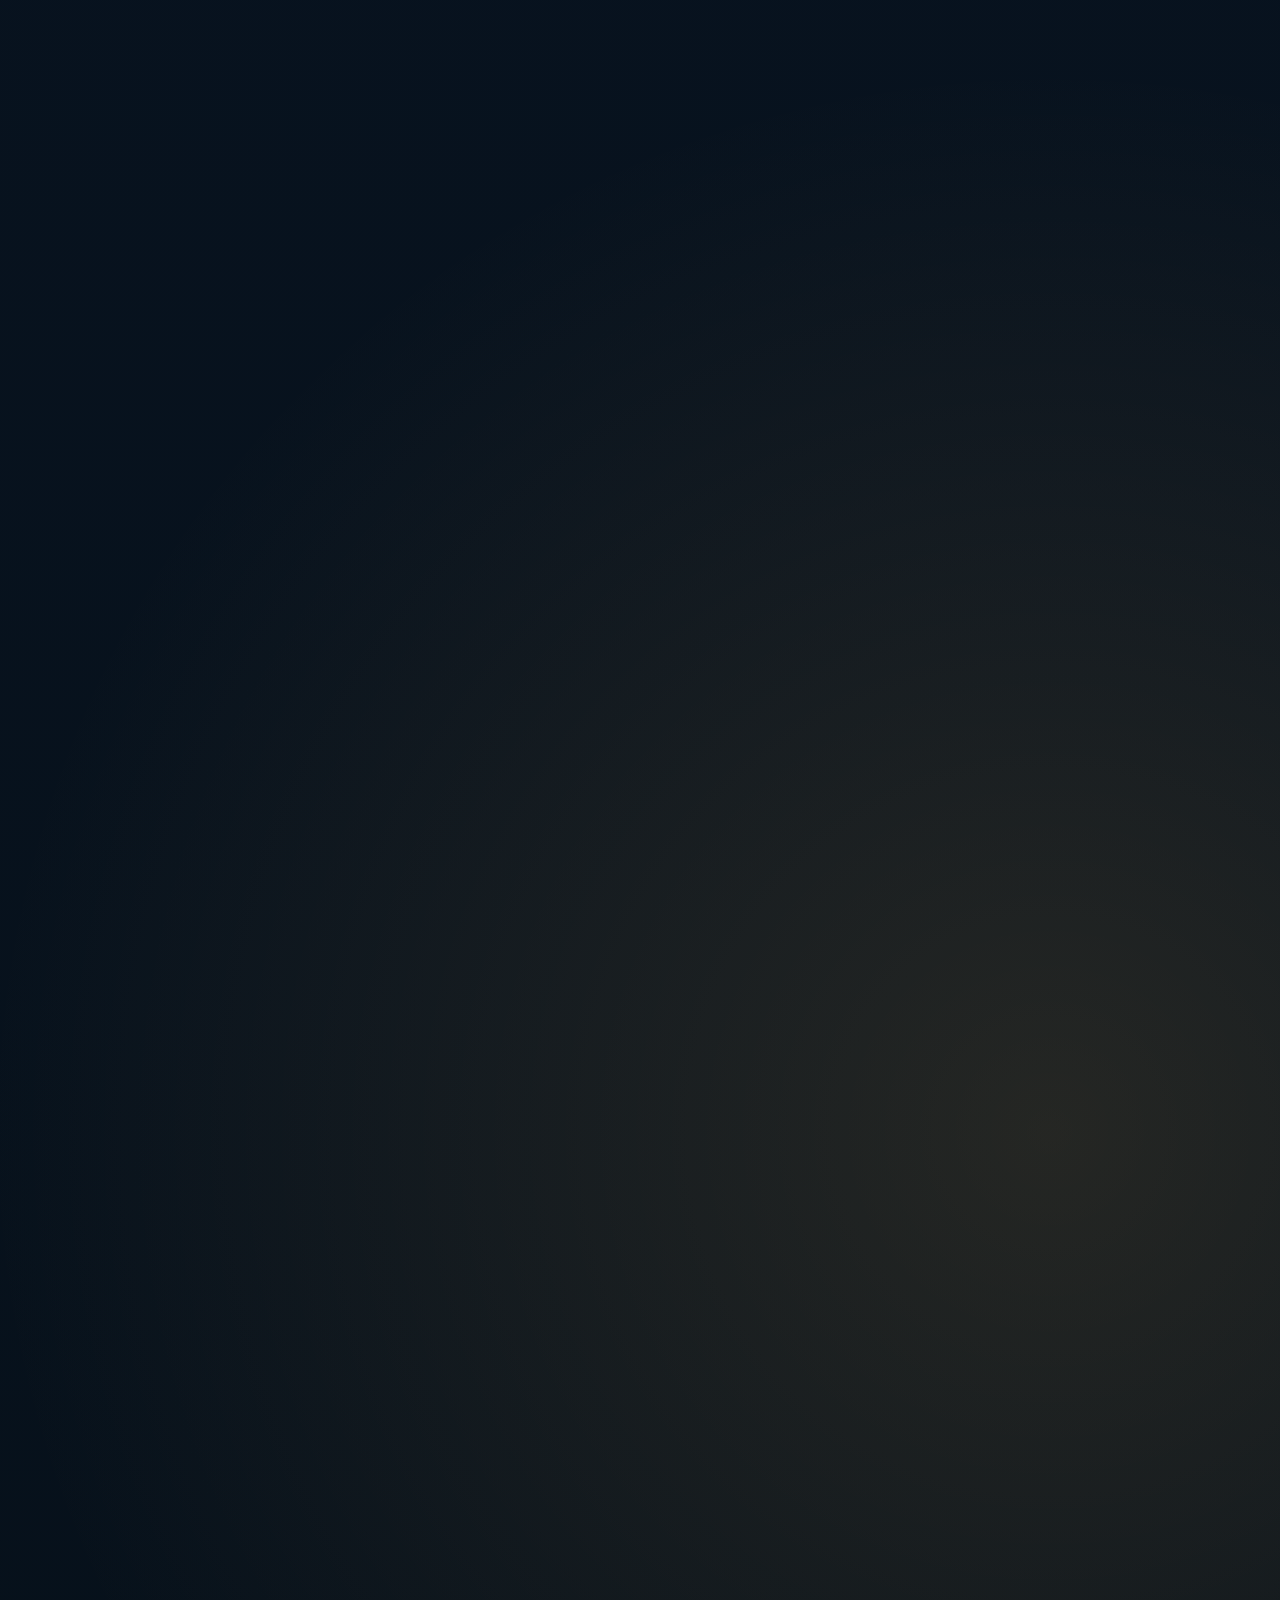
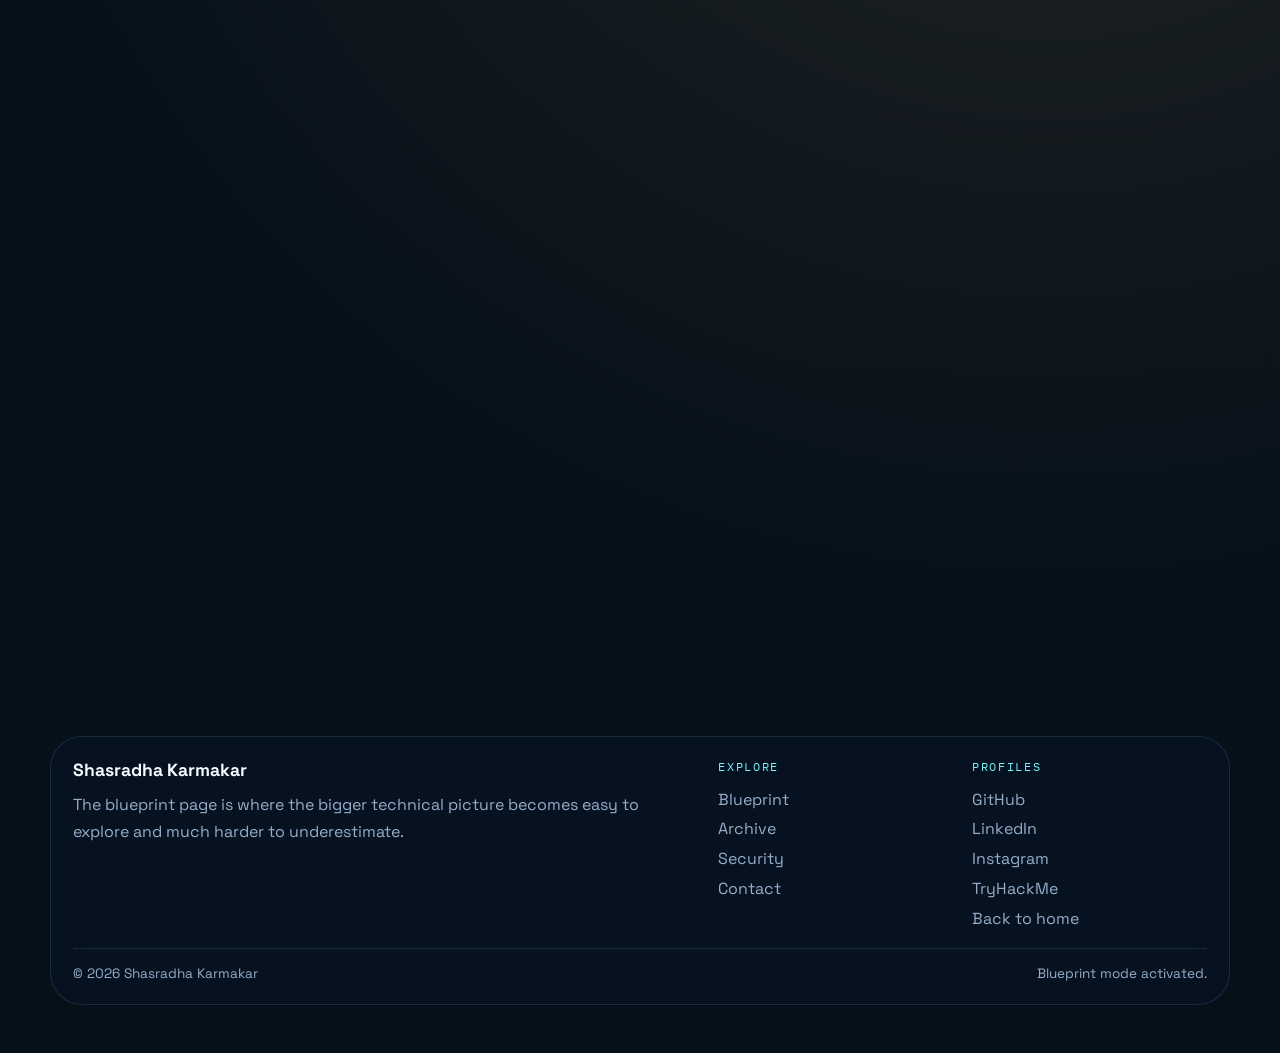
<file: blueprint.html>
<!DOCTYPE html>
<html lang="en">
<head>
  <meta charset="UTF-8">
  <meta name="viewport" content="width=device-width, initial-scale=1.0">
  <title>Blueprint | Shasradha Karmakar</title>
  <meta name="description" content="The blueprint page for Shasradha Karmakar with a deeper profile, project archive, security proof, technical experience, and certificates.">
  <meta name="theme-color" content="#061019">
  <link rel="preconnect" href="https://fonts.googleapis.com">
  <link rel="preconnect" href="https://fonts.gstatic.com" crossorigin>
  <link rel="stylesheet" href="css/style.css">
</head>
<body>
  <a class="skip-link" href="#main">Skip to content</a>

  <nav class="site-nav" aria-label="Primary navigation">
    <a class="nav-logo" href="index.html">
      <span class="nav-logo-mark">SK</span>
      <span class="nav-logo-copy">
        <span class="nav-logo-title">Shasradha Karmakar</span>
        <span class="nav-logo-sub">Blueprint</span>
      </span>
    </a>

    <ul class="nav-links" data-nav-menu>
      <li><a href="index.html">Home</a></li>
      <li><a href="#blueprint">Blueprint</a></li>
      <li><a href="#archive">Archive</a></li>
      <li><a href="#security">Security</a></li>
      <li><a href="contact.html">Contact</a></li>
    </ul>

    <button class="nav-toggle" type="button" aria-label="Open navigation" aria-expanded="false" data-nav-toggle>
      <span class="nav-toggle-bars" aria-hidden="true">
        <span></span>
        <span></span>
        <span></span>
      </span>
    </button>
  </nav>

  <main class="page-main" id="main">
    <section class="hero" id="blueprint">
      <div class="hero-grid">
        <div data-reveal>
          <span class="eyebrow">The blueprint</span>
          <h1 class="hero-title">
            This is the deeper map of the
            <span class="hero-title-accent">systems I am building.</span>
          </h1>
          <p class="hero-subtitle">
            Focused on
            <span class="rotating-word" data-rotate="security and systems|robots and electronics|AI and tooling|web and product builds|experiments with real intent" aria-live="polite">security and systems</span>
            while still keeping the energy playful, ambitious, and practical.
          </p>
          <p class="hero-lead">
            I am a passionate multi-skilled tech enthusiast who does not like staying boxed into one category.
            My focus areas include cybersecurity, robotics, web development, app development, game development, software engineering,
            electronics, electrical systems, photography, editing, content creation, influencing, and AI/ML engineering.
            I build because it is the fastest way to learn, improve, and create real impact.
          </p>

          <div class="button-row">
            <a class="button button-primary" href="contact.html">Work with me</a>
            <a class="button button-secondary" href="#archive">Jump to the archive</a>
            <a class="button button-tertiary" href="https://github.com/shasradha" target="_blank" rel="noreferrer">GitHub source trail</a>
          </div>
        </div>

        <aside class="hero-card" data-reveal="delay-1">
          <div class="hero-card-top">
            <span class="code-label">Profile snapshot</span>
            <span class="status-dot">Always experimenting</span>
          </div>

          <div class="profile-photo-frame">
            <img src="images/Shasradha-PFP.jpg" alt="Portrait of Shasradha Karmakar" width="787" height="886" decoding="async">
          </div>

          <div class="hero-card-bottom">
            <div class="metric-card">
              <span class="metric-value">15</span>
              <span class="metric-label">Years old and already building across multiple domains</span>
            </div>
            <div class="metric-card">
              <span class="metric-value">Bug bounty</span>
              <span class="metric-label">Security research and hands-on lab work</span>
            </div>
            <div class="metric-card">
              <span class="metric-value">Science + Computer</span>
              <span class="metric-label">Favorite subjects</span>
            </div>
            <div class="metric-card">
              <span class="metric-value">Bengali / English / Hindi</span>
              <span class="metric-label">Languages spoken</span>
            </div>
          </div>
        </aside>
      </div>
    </section>

    <section class="section">
      <div class="section-header" data-reveal>
        <div class="section-kicker">Profile architecture</div>
        <h2 class="section-title">The portfolio gets stronger when the <span>range is visible</span></h2>
        <p class="section-copy">
          This page is where the bigger story comes together: student life, hardware work, cybersecurity momentum, creative skills, platforms, business exposure, and what comes next.
        </p>
      </div>

      <div class="capability-grid">
        <article class="panel capability-card" data-reveal>
          <div class="panel-subtitle">Student profile</div>
          <h3 class="panel-title">Grounded, but moving fast.</h3>
          <ul class="detail-list">
            <li><strong>School:</strong> S.N. Memorial School, Asansol under CBSE.</li>
            <li><strong>Current class:</strong> Class IX.</li>
            <li><strong>Achievements:</strong> 2nd and 3rd place in science and SST exhibitions.</li>
            <li><strong>Region:</strong> Panchgachia, Asansol, West Bengal, India.</li>
          </ul>
        </article>

        <article class="panel capability-card" data-reveal="delay-1">
          <div class="panel-subtitle">Core disciplines</div>
          <h3 class="panel-title">One builder, many lanes.</h3>
          <div class="tag-cloud">
            <span class="tag">Cybersecurity</span>
            <span class="tag">Robotics</span>
            <span class="tag">Web Development</span>
            <span class="tag">App Development</span>
            <span class="tag">Game Development</span>
            <span class="tag">AI and ML</span>
            <span class="tag">Electronics</span>
            <span class="tag">Software Engineering</span>
          </div>
        </article>

        <article class="panel capability-card" data-reveal="delay-2">
          <div class="panel-subtitle">Platforms and community</div>
          <h3 class="panel-title">Public proof is part of the profile.</h3>
          <div class="chip-row">
            <span class="chip">GitHub</span>
            <span class="chip">GitLab</span>
            <span class="chip">TryHackMe</span>
            <span class="chip">HackerOne</span>
            <span class="chip">LinkedIn</span>
            <span class="chip">YouTube</span>
            <span class="chip">Stack Overflow</span>
            <span class="chip">Dev.to</span>
          </div>
        </article>

        <article class="panel capability-card" data-reveal="delay-3">
          <div class="panel-subtitle">Next builds</div>
          <h3 class="panel-title">The roadmap is already loaded.</h3>
          <ul class="detail-list">
            <li><strong>U-Console:</strong> planned around Raspberry Pi Zero 2W.</li>
            <li><strong>Quad drone:</strong> upcoming hardware goal.</li>
            <li><strong>Current study:</strong> networking, Linux, data science, generative AI, and network defense.</li>
            <li><strong>Goal:</strong> scale the ecosystem from hardware to AI with stronger depth each year.</li>
          </ul>
        </article>
      </div>
    </section>

    <section class="section" id="archive">
      <div class="section-header" data-reveal>
        <div class="section-kicker">Archive</div>
        <h2 class="section-title">A bigger look at the <span>project inventory</span></h2>
        <p class="section-copy">
          The archive is not just about quantity. It shows comfort moving between devices, software, infrastructure, research, and public-facing products.
        </p>
      </div>

      <div class="archive-grid">
        <article class="panel" data-reveal>
          <div class="panel-subtitle">Hardware and embedded projects</div>
          <h3 class="panel-title">Robots, devices, and custom electronics.</h3>
          <ul class="clean-list">
            <li>Obstacle avoiding robot and RC controlled robot.</li>
            <li>Voice-controlled and AI-powered robot.</li>
            <li>DIY Game Boy using ESP8266.</li>
            <li>ESP8266 Deauther, ESP32 Marauder, and ESP32 NRFBox.</li>
            <li>Dasai Mochii project using ESP32-C3 and a smart NTP clock using Wemos.</li>
            <li>Custom Rubber Ducky using Raspberry Pi Pico plus Tesla coil experiments.</li>
          </ul>
        </article>

        <article class="panel" data-reveal="delay-1">
          <div class="panel-subtitle">Software and digital projects</div>
          <h3 class="panel-title">From playful products to serious systems.</h3>
          <ul class="clean-list">
            <li>Hand tracking system using OpenCV.</li>
            <li>Redesigned and developed school website.</li>
            <li>Custom Linux-based OS, custom browser, and online compiler.</li>
            <li>AI chatbot, online database system, and movie streaming platform work.</li>
            <li>Inventory Management App and Bluetooth RC control app.</li>
            <li>Action shooting game, Angry FlappyBird, and multiple 2D games on itch.io.</li>
          </ul>
        </article>

        <article class="panel" data-reveal="delay-2">
          <div class="panel-subtitle">Technical operations</div>
          <h3 class="panel-title">The backend layer matters too.</h3>
          <ul class="clean-list">
            <li>Built and managed SMB, FTP, and NAS servers.</li>
            <li>Created and managed VPS environments.</li>
            <li>Hosted websites using Cloudflare tunneling and self-hosted stacks.</li>
            <li>Worked with Arduino AVR, ESP8266, ESP32, Raspberry Pi Zero 2W, Raspberry Pi Pico, STM32, and more.</li>
            <li>Reverse engineering work and IT technician troubleshooting.</li>
            <li>Built a custom Rubber Ducky payload system.</li>
          </ul>
        </article>

        <article class="panel" data-reveal="delay-3">
          <div class="panel-subtitle">Practical and business experience</div>
          <h3 class="panel-title">Not just code. Real-world exposure too.</h3>
          <ul class="clean-list">
            <li>Experience in e-commerce and entrepreneurship.</li>
            <li>Sold products on Flipkart, Meesho, Amazon, and IndiaMART.</li>
            <li>Comfortable with Excel, Word, and PowerPoint.</li>
            <li>Beginner-level MS Access knowledge.</li>
            <li>Photography, editing, influencing, and content creation add a media layer to the technical work.</li>
          </ul>
        </article>
      </div>
    </section>

    <section class="section" id="security">
      <div class="section-header" data-reveal>
        <div class="section-kicker">Security signal</div>
        <h2 class="section-title">The strongest public proof sits in the <span>security track</span></h2>
        <p class="section-copy">
          This is where the ranked lab work, bug bounty direction, and continued security learning come together in one focused section.
        </p>
      </div>

      <div class="signal-layout">
        <article class="panel signal-copy" data-reveal>
          <div class="panel-subtitle">Why it matters</div>
          <h3 class="panel-title">Hands-on security work makes the whole profile feel sharper.</h3>
          <p class="panel-copy">
            The ranked TryHackMe profile is useful because it is public, fast to understand, and backed by broader security work.
            It complements HackerOne activity, lab practice, networking study, Linux fundamentals, and long-term defensive skill building.
          </p>

          <div class="signal-ranks">
            <div class="signal-rank">
              <strong>Top 1%</strong>
              <span>Global standing that people recognize instantly</span>
            </div>
            <div class="signal-rank">
              <strong>#670</strong>
              <span>Global rank snapshot</span>
            </div>
            <div class="signal-rank">
              <strong>#120</strong>
              <span>India rank snapshot</span>
            </div>
          </div>

          <div class="button-row">
            <a class="button button-primary" href="https://tryhackme.com/p/Shasradha" target="_blank" rel="noreferrer">Visit TryHackMe</a>
            <a class="button button-secondary" href="https://hackerone.com/hai" target="_blank" rel="noreferrer">Visit HackerOne</a>
          </div>
        </article>

        <article class="panel signal-stage" data-reveal="delay-1">
          <div class="panel-subtitle">Featured embed</div>
          <div class="signal-frame">
            <div class="thm-shell">
              <div class="thm-scale-wrap">
                <iframe
                  class="thm-iframe"
                  src="https://tryhackme.com/api/v2/badges/public-profile?userPublicId=2753301"
                  title="TryHackMe public profile for Shasradha Karmakar"
                  scrolling="no"
                  loading="lazy">
                </iframe>
              </div>
            </div>
          </div>
          <div class="signal-caption">
            Balanced to the real badge proportions, with the rank signal framed cleanly instead of stretched.
          </div>
        </article>
      </div>
    </section>

    <section class="section">
      <div class="section-header" data-reveal>
        <div class="section-kicker">Credentials</div>
        <h2 class="section-title">Certificates, learning tracks, and <span>evidence of growth</span></h2>
        <p class="section-copy">
          Formal learning helps validate the range: cloud, AI, robotics, cybersecurity, software, and even quantum topics all feed into the long-term vision.
        </p>
      </div>

      <div class="cert-grid">
        <article class="panel cert-card" data-reveal>
          <div class="cert-media">
            <img src="images/cert-cisco-cybersecurity.png" alt="Cisco certificate" loading="lazy" decoding="async">
          </div>
          <div class="cert-body">
            <h3 class="cert-title">Cisco Cybersecurity</h3>
            <div class="cert-meta">Aligned with the defensive and network-focused direction of the portfolio.</div>
          </div>
        </article>

        <article class="panel cert-card" data-reveal="delay-1">
          <div class="cert-media">
            <img src="images/cert-microsoft-Python.png" alt="Microsoft Python certificate" loading="lazy" decoding="async">
          </div>
          <div class="cert-body">
            <h3 class="cert-title">Microsoft Python</h3>
            <div class="cert-meta">Useful across automation, tools, backend logic, and project glue code.</div>
          </div>
        </article>

        <article class="panel cert-card" data-reveal="delay-2">
          <div class="cert-media">
            <img src="images/AI-IBM.png" alt="IBM AI badge" loading="lazy" decoding="async">
          </div>
          <div class="cert-body">
            <h3 class="cert-title">IBM AI</h3>
            <div class="cert-meta">A clean fit for the AI and ML engineering side of the portfolio.</div>
          </div>
        </article>

        <article class="panel cert-card" data-reveal>
          <div class="cert-media">
            <img src="images/Cybersecurity-IBM.png" alt="IBM cybersecurity badge" loading="lazy" decoding="async">
          </div>
          <div class="cert-body">
            <h3 class="cert-title">IBM Cybersecurity</h3>
            <div class="cert-meta">Supports the security signal with formal fundamentals.</div>
          </div>
        </article>

        <article class="panel cert-card" data-reveal="delay-1">
          <div class="cert-media">
            <img src="images/QuantumEnigmas-IBM.png" alt="IBM quantum badge" loading="lazy" decoding="async">
          </div>
          <div class="cert-body">
            <h3 class="cert-title">IBM Quantum</h3>
            <div class="cert-meta">A reminder that curiosity here reaches beyond just mainstream stacks.</div>
          </div>
        </article>

        <article class="panel cert-card" data-reveal="delay-2">
          <div class="cert-media">
            <img src="images/cert-aws.png" alt="AWS certificate" loading="lazy" decoding="async">
          </div>
          <div class="cert-body">
            <h3 class="cert-title">AWS Robotics and Cloud</h3>
            <div class="cert-meta">Useful where hardware, cloud, and automation start overlapping.</div>
          </div>
        </article>
      </div>
    </section>

    <section class="section">
      <article class="panel" data-reveal>
        <div class="section-kicker">Personal note</div>
        <h2 class="section-title" style="margin-top: 0.5rem;">Learning through building is still the <span>main rule</span></h2>
        <p class="section-copy">
          Every system I create is part of a bigger vision to master technology from hardware to AI and build impactful innovations.
          If you want to collaborate, inspect the work further, or just connect, the contact page is ready.
        </p>
        <div class="button-row">
          <a class="button button-primary" href="contact.html">Send a message</a>
          <a class="button button-secondary" href="https://learn.microsoft.com/en-us/users/shasradhakarmakar-5902/" target="_blank" rel="noreferrer">Microsoft Learn</a>
          <a class="button button-tertiary" href="https://www.credly.com/users/shasradha-karmakar" target="_blank" rel="noreferrer">Credly profile</a>
        </div>
      </article>
    </section>
  </main>

  <footer class="footer">
    <div class="footer-shell">
      <div class="footer-grid">
        <div>
          <h2 class="footer-title">Shasradha Karmakar</h2>
          <p class="footer-copy">
            The blueprint page is where the bigger technical picture becomes easy to explore and much harder to underestimate.
          </p>
        </div>

        <div>
          <div class="panel-subtitle">Explore</div>
          <ul class="footer-links">
            <li><a href="#blueprint">Blueprint</a></li>
            <li><a href="#archive">Archive</a></li>
            <li><a href="#security">Security</a></li>
            <li><a href="contact.html">Contact</a></li>
          </ul>
        </div>

        <div>
          <div class="panel-subtitle">Profiles</div>
          <ul class="footer-links">
            <li><a href="https://github.com/shasradha" target="_blank" rel="noreferrer">GitHub</a></li>
            <li><a href="https://www.linkedin.com/in/shasradha" target="_blank" rel="noreferrer">LinkedIn</a></li>
            <li><a href="https://www.instagram.com/shasradha_" target="_blank" rel="noreferrer">Instagram</a></li>
            <li><a href="https://tryhackme.com/p/Shasradha" target="_blank" rel="noreferrer">TryHackMe</a></li>
            <li><a href="index.html">Back to home</a></li>
          </ul>
        </div>
      </div>

      <div class="footer-meta">
        <span>&copy; 2026 Shasradha Karmakar</span>
        <span>Blueprint mode activated.</span>
      </div>
    </div>
  </footer>

  <script src="js/main.js" defer></script>
</body>
</html>
</file>
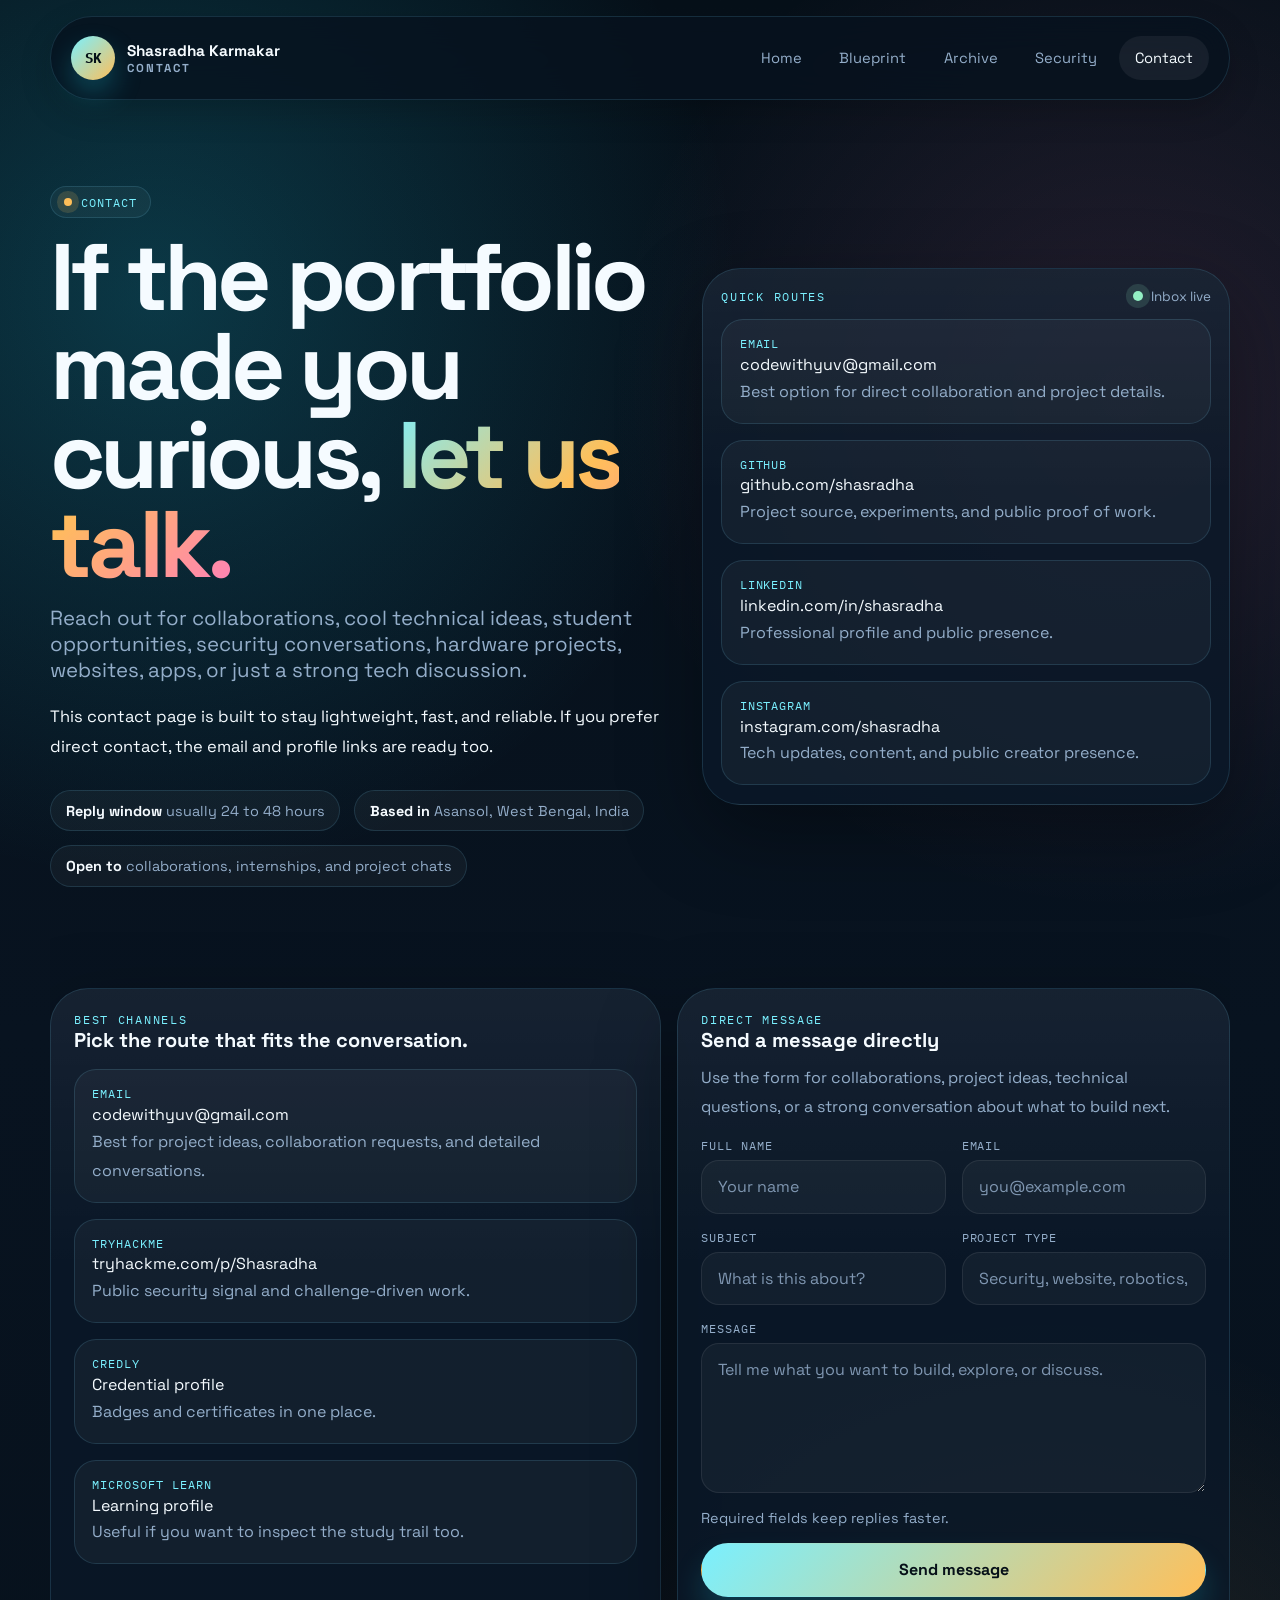
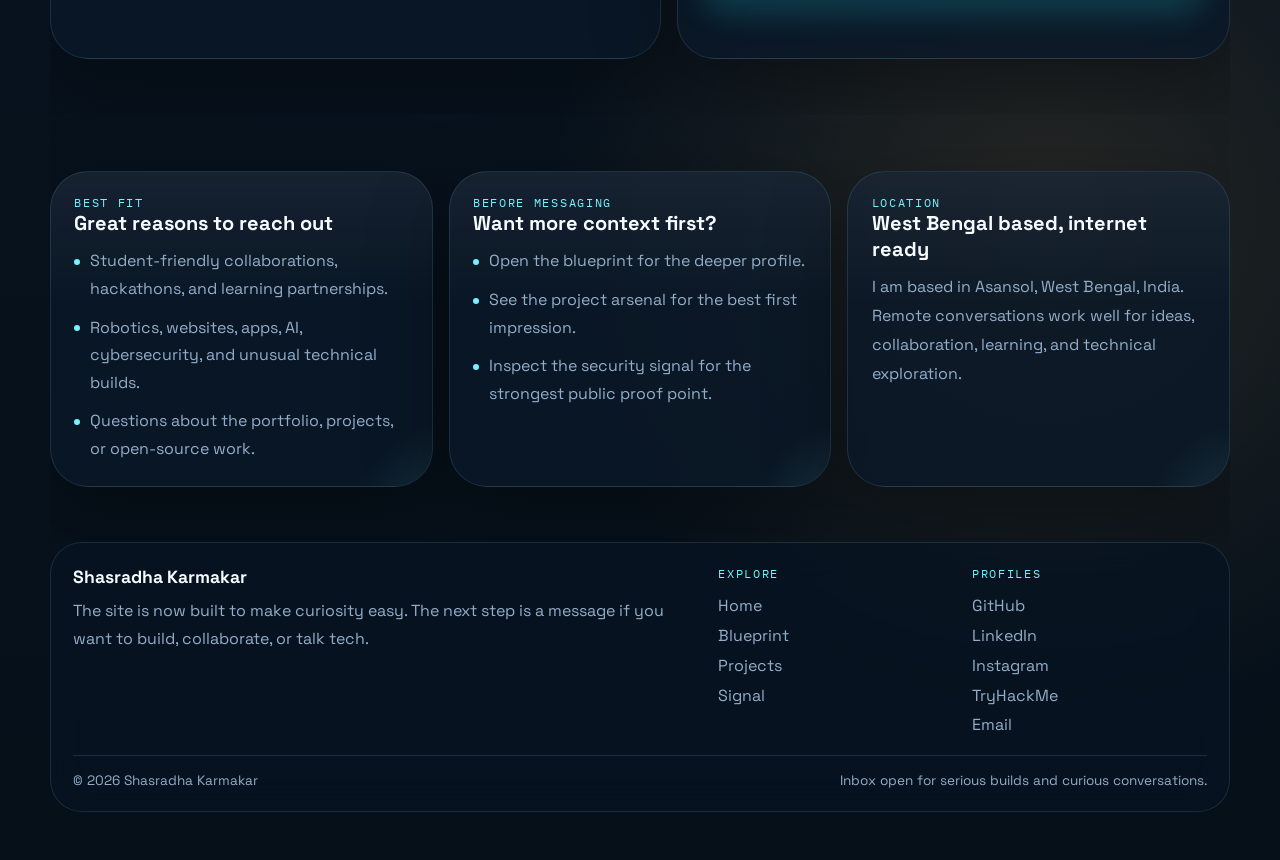
<file: contact.html>
<!DOCTYPE html>
<html lang="en">
<head>
  <meta charset="UTF-8">
  <meta name="viewport" content="width=device-width, initial-scale=1.0">
  <title>Contact | Shasradha Karmakar</title>
  <meta name="description" content="Contact Shasradha Karmakar for collaborations, technical conversations, project ideas, or opportunities.">
  <meta name="theme-color" content="#061019">
  <link rel="preconnect" href="https://fonts.googleapis.com">
  <link rel="preconnect" href="https://fonts.gstatic.com" crossorigin>
  <link rel="stylesheet" href="css/style.css">
</head>
<body>
  <a class="skip-link" href="#main">Skip to content</a>

  <nav class="site-nav" aria-label="Primary navigation">
    <a class="nav-logo" href="index.html">
      <span class="nav-logo-mark">SK</span>
      <span class="nav-logo-copy">
        <span class="nav-logo-title">Shasradha Karmakar</span>
        <span class="nav-logo-sub">Contact</span>
      </span>
    </a>

    <ul class="nav-links" data-nav-menu>
      <li><a href="index.html">Home</a></li>
      <li><a href="blueprint.html#blueprint">Blueprint</a></li>
      <li><a href="blueprint.html#archive">Archive</a></li>
      <li><a href="blueprint.html#security">Security</a></li>
      <li><a href="#contact">Contact</a></li>
    </ul>

    <button class="nav-toggle" type="button" aria-label="Open navigation" aria-expanded="false" data-nav-toggle>
      <span class="nav-toggle-bars" aria-hidden="true">
        <span></span>
        <span></span>
        <span></span>
      </span>
    </button>
  </nav>

  <main class="page-main" id="main">
    <section class="hero" id="contact">
      <div class="hero-grid">
        <div data-reveal>
          <span class="eyebrow">Contact</span>
          <h1 class="hero-title">
            If the portfolio made you curious,
            <span class="hero-title-accent">let us talk.</span>
          </h1>
          <p class="hero-subtitle">
            Reach out for collaborations, cool technical ideas, student opportunities, security conversations, hardware projects, websites, apps, or just a strong tech discussion.
          </p>
          <p class="hero-lead">
            This contact page is built to stay lightweight, fast, and reliable.
            If you prefer direct contact, the email and profile links are ready too.
          </p>

          <div class="hero-proof">
            <span class="proof-pill"><strong>Reply window</strong> usually 24 to 48 hours</span>
            <span class="proof-pill"><strong>Based in</strong> Asansol, West Bengal, India</span>
            <span class="proof-pill"><strong>Open to</strong> collaborations, internships, and project chats</span>
          </div>
        </div>

        <aside class="hero-card" data-reveal="delay-1">
          <div class="hero-card-top">
            <span class="code-label">Quick routes</span>
            <span class="status-dot">Inbox live</span>
          </div>

          <div class="stack">
            <a class="contact-item" href="mailto:codewithyuv@gmail.com">
              <span class="contact-label">Email</span>
              <span class="contact-value">codewithyuv@gmail.com</span>
              <span class="contact-note">Best option for direct collaboration and project details.</span>
            </a>

            <a class="contact-item" href="https://github.com/shasradha" target="_blank" rel="noreferrer">
              <span class="contact-label">GitHub</span>
              <span class="contact-value">github.com/shasradha</span>
              <span class="contact-note">Project source, experiments, and public proof of work.</span>
            </a>

            <a class="contact-item" href="https://www.linkedin.com/in/shasradha" target="_blank" rel="noreferrer">
              <span class="contact-label">LinkedIn</span>
              <span class="contact-value">linkedin.com/in/shasradha</span>
              <span class="contact-note">Professional profile and public presence.</span>
            </a>

            <a class="contact-item" href="https://www.instagram.com/shasradha" target="_blank" rel="noreferrer">
              <span class="contact-label">Instagram</span>
              <span class="contact-value">instagram.com/shasradha</span>
              <span class="contact-note">Tech updates, content, and public creator presence.</span>
            </a>
          </div>
        </aside>
      </div>
    </section>

    <section class="section">
      <div class="contact-layout">
        <article class="panel" data-reveal>
          <div class="panel-subtitle">Best channels</div>
          <h2 class="panel-title">Pick the route that fits the conversation.</h2>

          <div class="contact-list" style="margin-top: 1rem;">
            <a class="contact-item" href="mailto:codewithyuv@gmail.com">
              <span class="contact-label">Email</span>
              <span class="contact-value">codewithyuv@gmail.com</span>
              <span class="contact-note">Best for project ideas, collaboration requests, and detailed conversations.</span>
            </a>

            <a class="contact-item" href="https://tryhackme.com/p/Shasradha" target="_blank" rel="noreferrer">
              <span class="contact-label">TryHackMe</span>
              <span class="contact-value">tryhackme.com/p/Shasradha</span>
              <span class="contact-note">Public security signal and challenge-driven work.</span>
            </a>

            <a class="contact-item" href="https://www.credly.com/users/shasradha-karmakar" target="_blank" rel="noreferrer">
              <span class="contact-label">Credly</span>
              <span class="contact-value">Credential profile</span>
              <span class="contact-note">Badges and certificates in one place.</span>
            </a>

            <a class="contact-item" href="https://learn.microsoft.com/en-us/users/shasradhakarmakar-5902/" target="_blank" rel="noreferrer">
              <span class="contact-label">Microsoft Learn</span>
              <span class="contact-value">Learning profile</span>
              <span class="contact-note">Useful if you want to inspect the study trail too.</span>
            </a>
          </div>
        </article>

        <article class="panel" data-reveal="delay-1">
          <div class="panel-subtitle">Direct message</div>
          <h2 class="panel-title">Send a message directly</h2>
          <p class="panel-copy">
            Use the form for collaborations, project ideas, technical questions, or a strong conversation about what to build next.
          </p>

          <form
            class="contact-form"
            action="https://formcarry.com/s/XaLRVRwflh3"
            method="POST"
            data-contact-form
            style="margin-top: 1rem;">

            <input class="sr-only" type="text" name="_gotcha" tabindex="-1" autocomplete="off">

            <div class="field-grid">
              <div class="field">
                <label for="name">Full name</label>
                <input id="name" name="name" type="text" placeholder="Your name" autocomplete="name" required>
              </div>

              <div class="field">
                <label for="email">Email</label>
                <input id="email" name="email" type="email" placeholder="you@example.com" autocomplete="email" required>
              </div>
            </div>

            <div class="field-grid">
              <div class="field">
                <label for="subject">Subject</label>
                <input id="subject" name="subject" type="text" placeholder="What is this about?" required>
              </div>

              <div class="field">
                <label for="project_type">Project type</label>
                <input id="project_type" name="project_type" type="text" placeholder="Security, website, robotics, app...">
              </div>
            </div>

            <div class="field">
              <label for="message">Message</label>
              <textarea id="message" name="message" placeholder="Tell me what you want to build, explore, or discuss." required></textarea>
            </div>

            <div class="form-meta">
              <span>Required fields keep replies faster.</span>
            </div>

            <button class="button button-primary" type="submit">
              <span data-submit-label>Send message</span>
            </button>
            <p class="form-status" data-form-status aria-live="polite"></p>
          </form>
        </article>
      </div>
    </section>

    <section class="section">
      <div class="grid-3">
        <article class="panel" data-reveal>
          <div class="panel-subtitle">Best fit</div>
          <h2 class="panel-title">Great reasons to reach out</h2>
          <ul class="clean-list">
            <li>Student-friendly collaborations, hackathons, and learning partnerships.</li>
            <li>Robotics, websites, apps, AI, cybersecurity, and unusual technical builds.</li>
            <li>Questions about the portfolio, projects, or open-source work.</li>
          </ul>
        </article>

        <article class="panel" data-reveal="delay-1">
          <div class="panel-subtitle">Before messaging</div>
          <h2 class="panel-title">Want more context first?</h2>
          <ul class="clean-list">
            <li><a href="blueprint.html">Open the blueprint</a> for the deeper profile.</li>
            <li><a href="index.html#projects">See the project arsenal</a> for the best first impression.</li>
            <li><a href="index.html#signal">Inspect the security signal</a> for the strongest public proof point.</li>
          </ul>
        </article>

        <article class="panel" data-reveal="delay-2">
          <div class="panel-subtitle">Location</div>
          <h2 class="panel-title">West Bengal based, internet ready</h2>
          <p class="panel-copy">
            I am based in Asansol, West Bengal, India. Remote conversations work well for ideas, collaboration, learning, and technical exploration.
          </p>
        </article>
      </div>
    </section>
  </main>

  <footer class="footer">
    <div class="footer-shell">
      <div class="footer-grid">
        <div>
          <h2 class="footer-title">Shasradha Karmakar</h2>
          <p class="footer-copy">
            The site is now built to make curiosity easy. The next step is a message if you want to build, collaborate, or talk tech.
          </p>
        </div>

        <div>
          <div class="panel-subtitle">Explore</div>
          <ul class="footer-links">
            <li><a href="index.html">Home</a></li>
            <li><a href="blueprint.html">Blueprint</a></li>
            <li><a href="index.html#projects">Projects</a></li>
            <li><a href="index.html#signal">Signal</a></li>
          </ul>
        </div>

        <div>
          <div class="panel-subtitle">Profiles</div>
          <ul class="footer-links">
            <li><a href="https://github.com/shasradha" target="_blank" rel="noreferrer">GitHub</a></li>
            <li><a href="https://www.linkedin.com/in/shasradha" target="_blank" rel="noreferrer">LinkedIn</a></li>
            <li><a href="https://www.instagram.com/shasradha_" target="_blank" rel="noreferrer">Instagram</a></li>
            <li><a href="https://tryhackme.com/p/Shasradha" target="_blank" rel="noreferrer">TryHackMe</a></li>
            <li><a href="mailto:codewithyuv@gmail.com">Email</a></li>
          </ul>
        </div>
      </div>

      <div class="footer-meta">
        <span>&copy; 2026 Shasradha Karmakar</span>
        <span>Inbox open for serious builds and curious conversations.</span>
      </div>
    </div>
  </footer>

  <script src="js/main.js" defer></script>
</body>
</html>
</file>
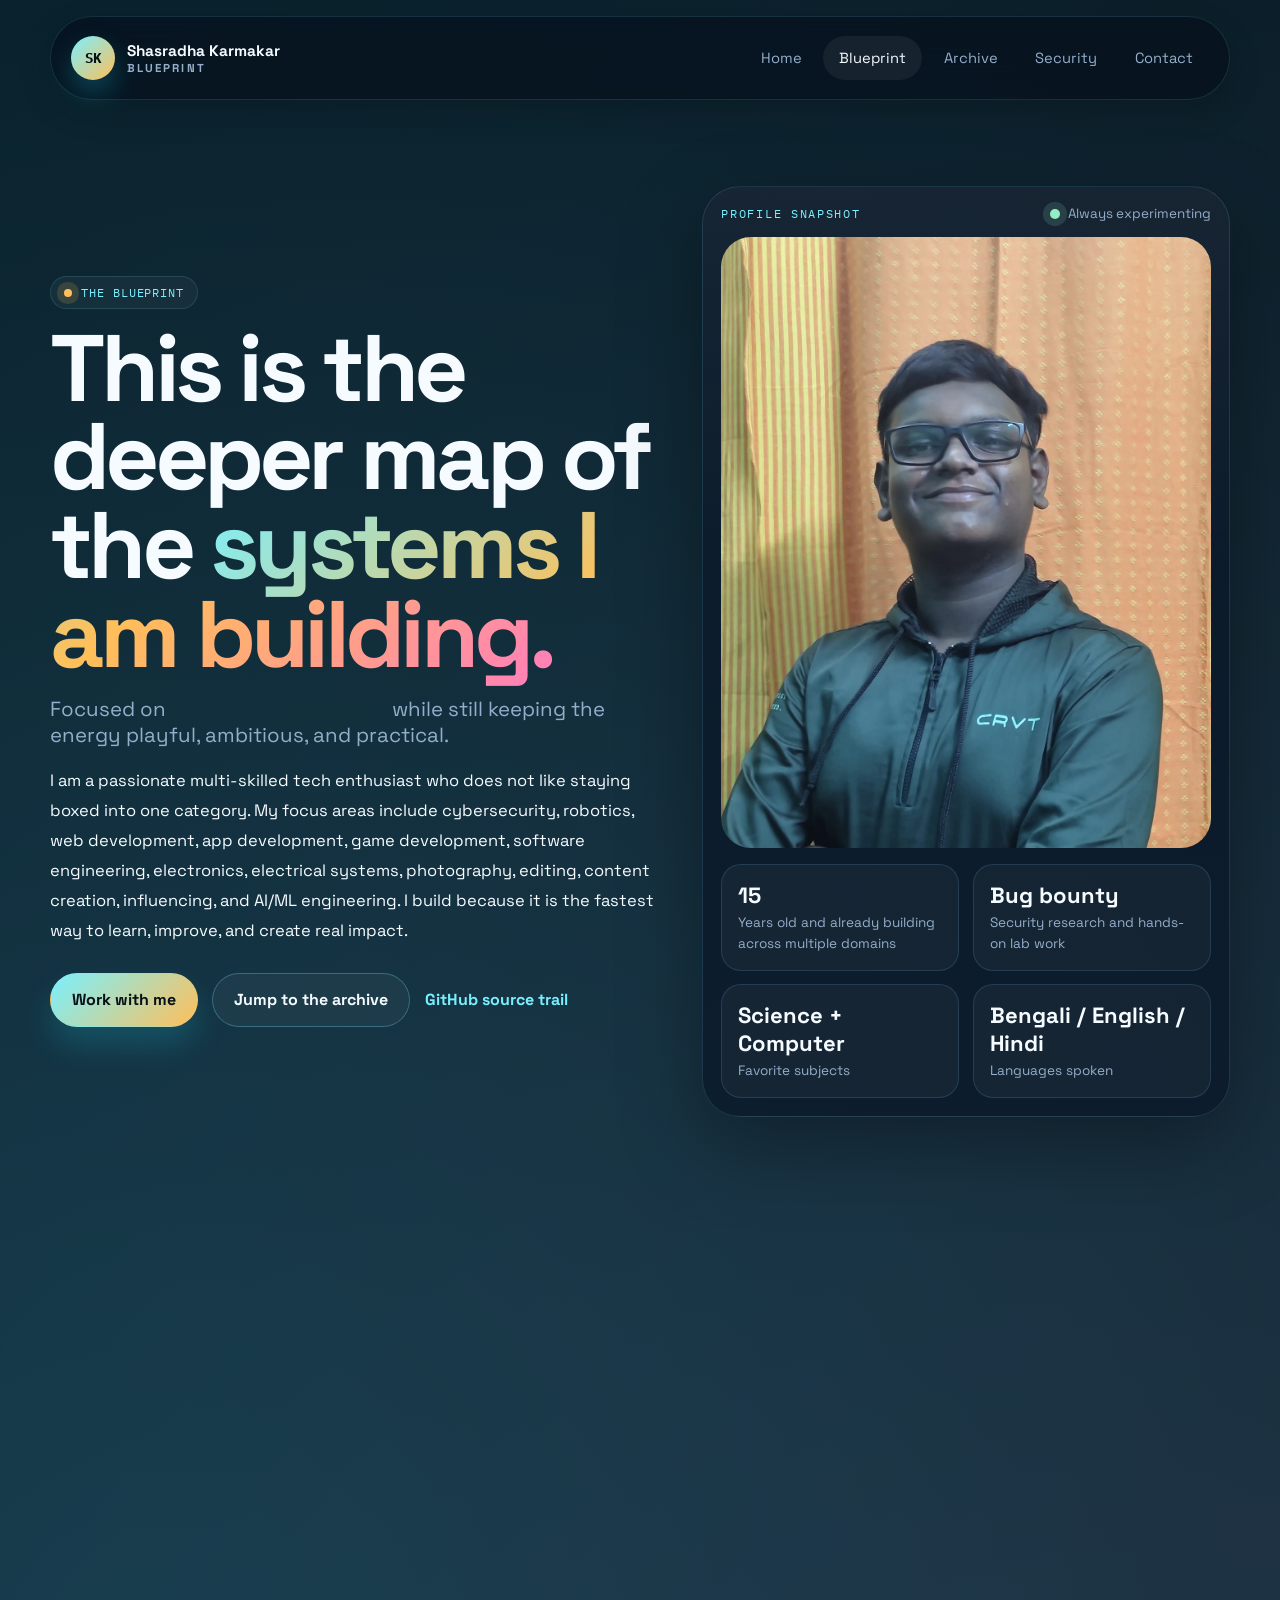
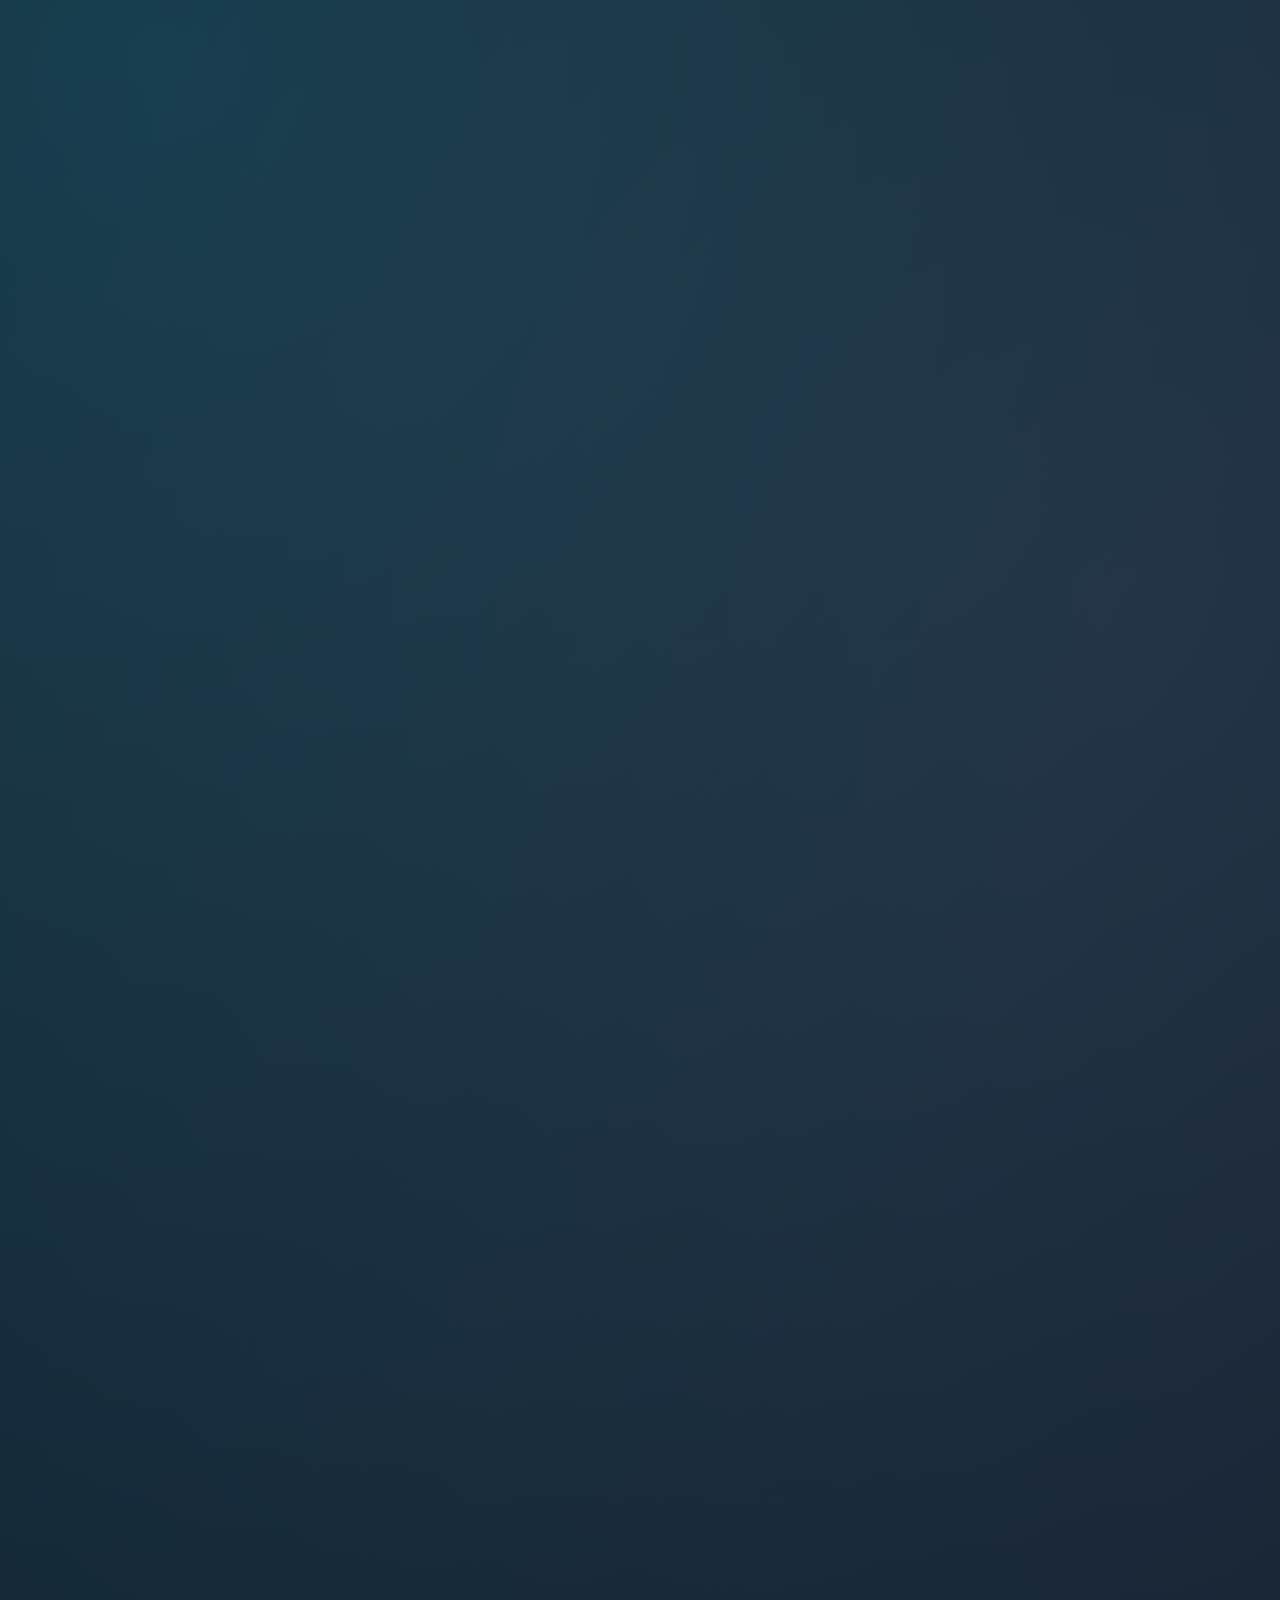
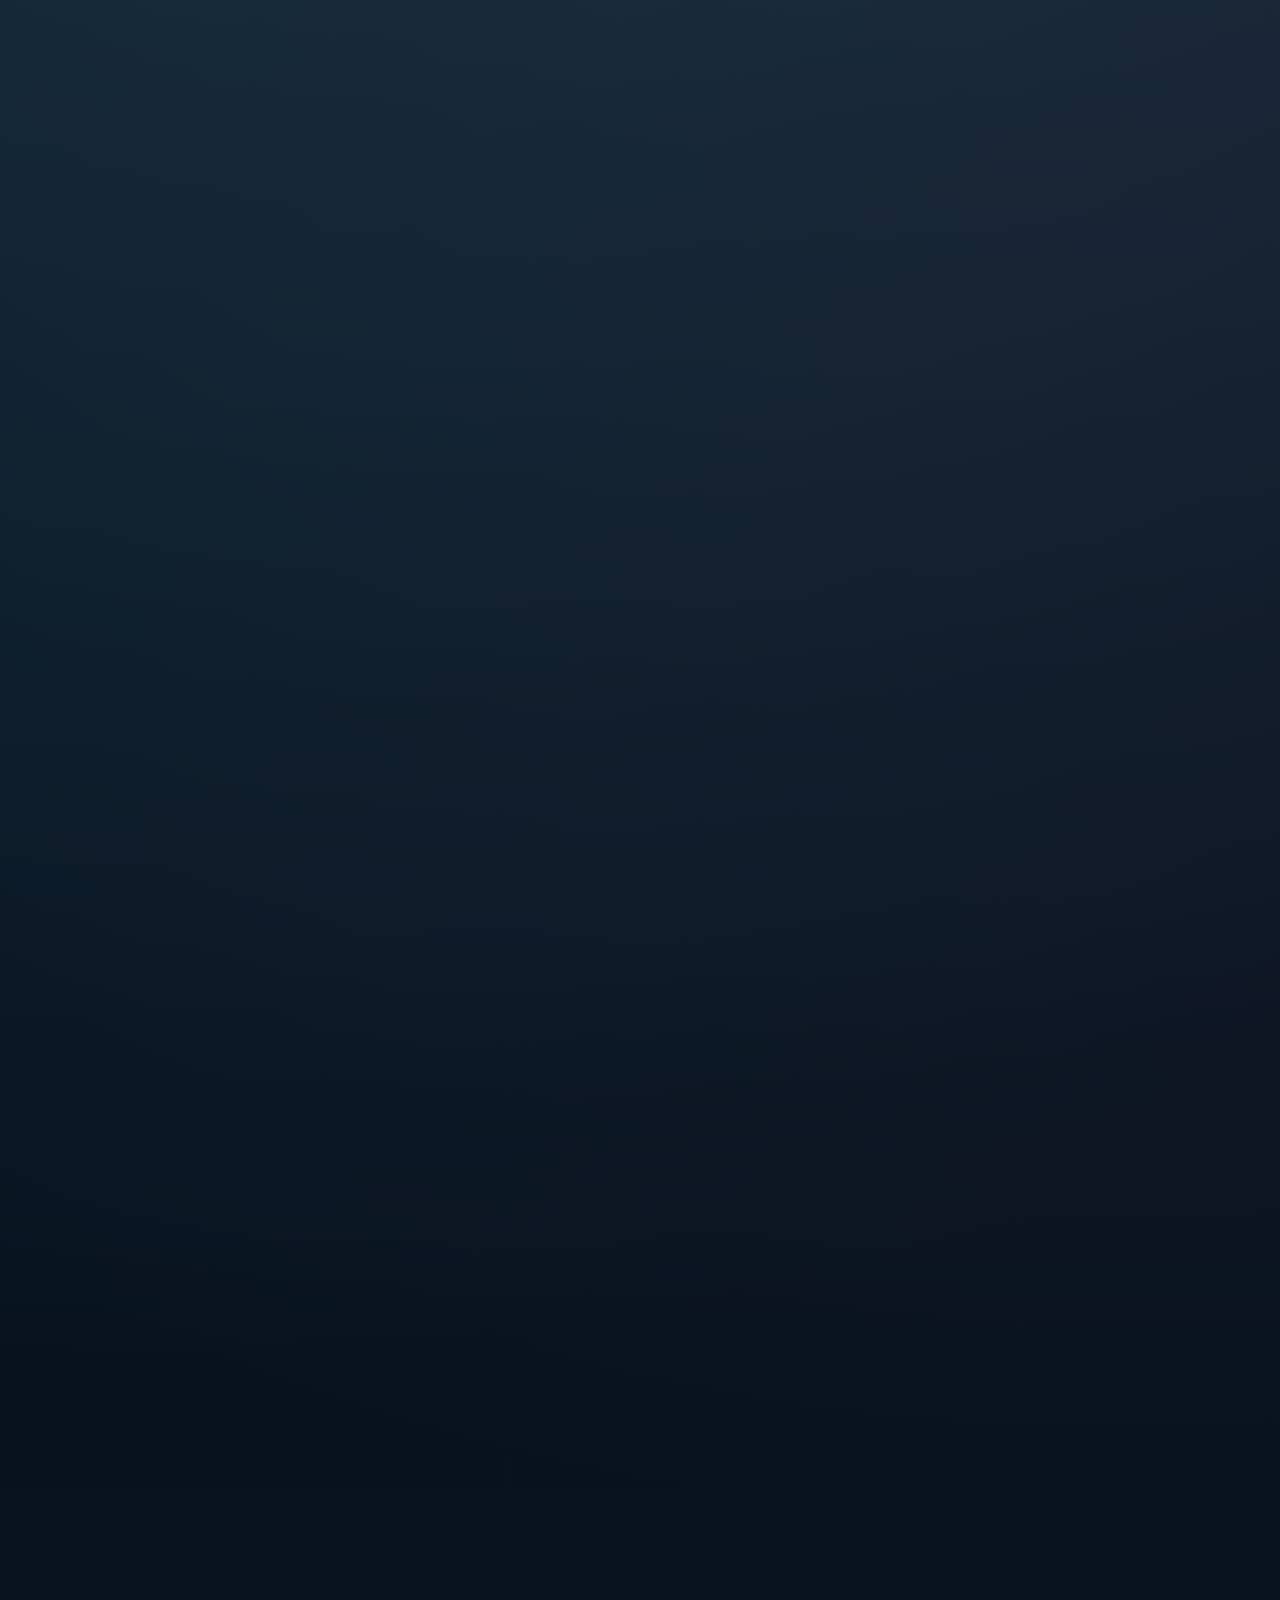
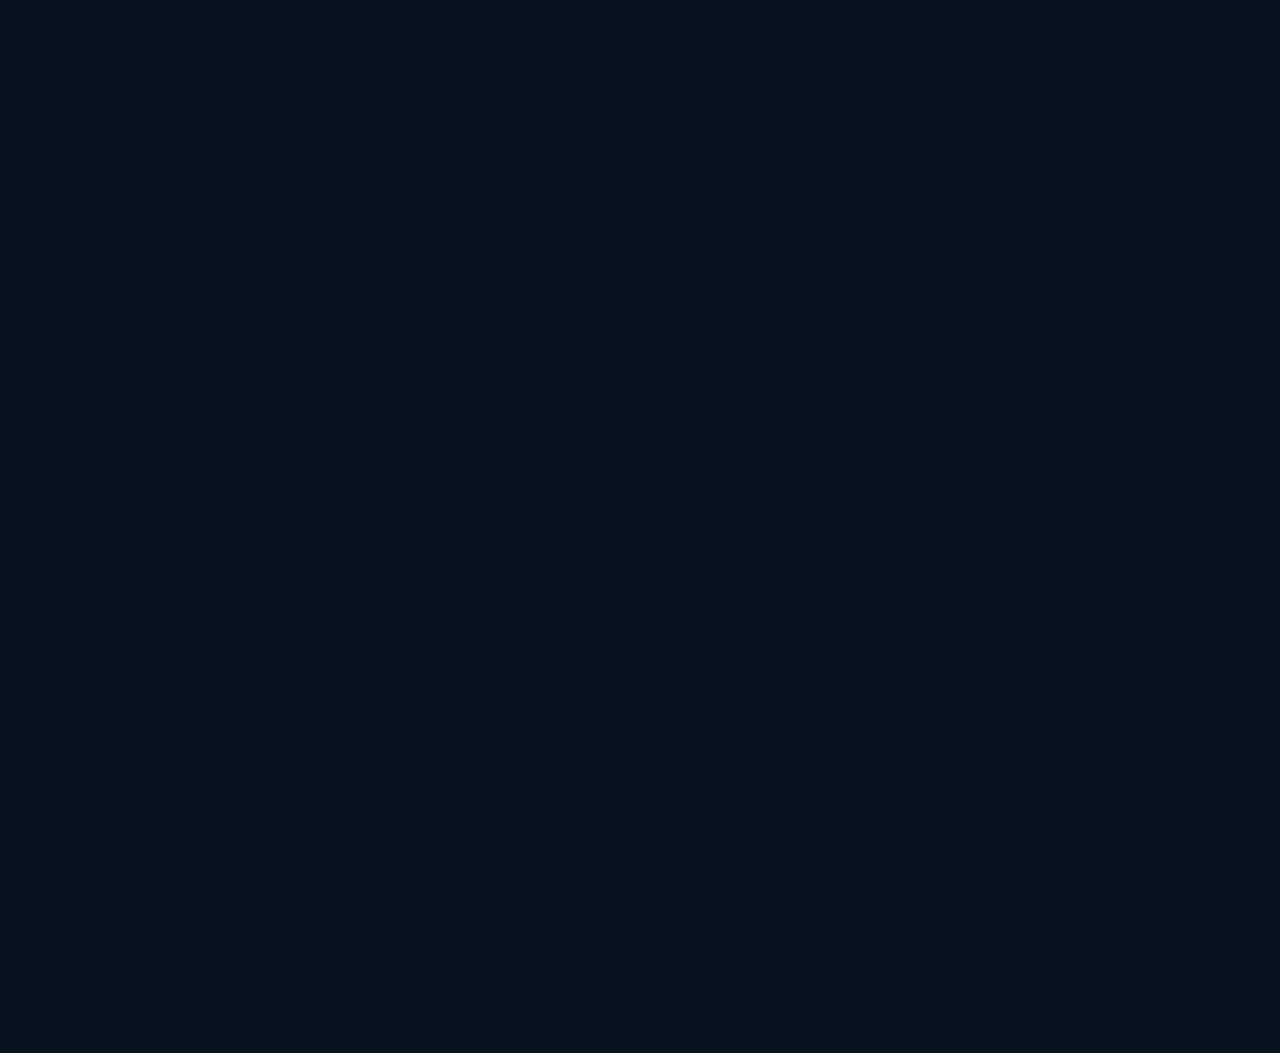
<file: portfolio/blueprint.html>
<!DOCTYPE html>
<html lang="en">
<head>
  <meta charset="UTF-8">
  <meta name="viewport" content="width=device-width, initial-scale=1.0">
  <title>Blueprint | Shasradha Karmakar</title>
  <meta name="description" content="The blueprint page for Shasradha Karmakar with a deeper profile, project archive, security proof, technical experience, and certificates.">
  <meta name="theme-color" content="#061019">
  <link rel="preconnect" href="https://fonts.googleapis.com">
  <link rel="preconnect" href="https://fonts.gstatic.com" crossorigin>
  <link rel="stylesheet" href="css/style.css">
</head>
<body>
  <a class="skip-link" href="#main">Skip to content</a>

  <nav class="site-nav" aria-label="Primary navigation">
    <a class="nav-logo" href="index.html">
      <span class="nav-logo-mark">SK</span>
      <span class="nav-logo-copy">
        <span class="nav-logo-title">Shasradha Karmakar</span>
        <span class="nav-logo-sub">Blueprint</span>
      </span>
    </a>

    <ul class="nav-links" data-nav-menu>
      <li><a href="index.html">Home</a></li>
      <li><a href="#blueprint">Blueprint</a></li>
      <li><a href="#archive">Archive</a></li>
      <li><a href="#security">Security</a></li>
      <li><a href="contact.html">Contact</a></li>
    </ul>

    <button class="nav-toggle" type="button" aria-label="Open navigation" aria-expanded="false" data-nav-toggle>
      <span class="nav-toggle-bars" aria-hidden="true">
        <span></span>
        <span></span>
        <span></span>
      </span>
    </button>
  </nav>

  <main class="page-main" id="main">
    <section class="hero" id="blueprint">
      <div class="hero-grid">
        <div data-reveal>
          <span class="eyebrow">The blueprint</span>
          <h1 class="hero-title">
            This is the deeper map of the
            <span class="hero-title-accent">systems I am building.</span>
          </h1>
          <p class="hero-subtitle">
            Focused on
            <span class="rotating-word" data-rotate="security and systems|robots and electronics|AI and tooling|web and product builds|experiments with real intent" aria-live="polite">security and systems</span>
            while still keeping the energy playful, ambitious, and practical.
          </p>
          <p class="hero-lead">
            I am a passionate multi-skilled tech enthusiast who does not like staying boxed into one category.
            My focus areas include cybersecurity, robotics, web development, app development, game development, software engineering,
            electronics, electrical systems, photography, editing, content creation, influencing, and AI/ML engineering.
            I build because it is the fastest way to learn, improve, and create real impact.
          </p>

          <div class="button-row">
            <a class="button button-primary" href="contact.html">Work with me</a>
            <a class="button button-secondary" href="#archive">Jump to the archive</a>
            <a class="button button-tertiary" href="https://github.com/shasradha" target="_blank" rel="noreferrer">GitHub source trail</a>
          </div>
        </div>

        <aside class="hero-card" data-reveal="delay-1">
          <div class="hero-card-top">
            <span class="code-label">Profile snapshot</span>
            <span class="status-dot">Always experimenting</span>
          </div>

          <div class="profile-photo-frame">
            <img src="images/Shasradha-PFP.jpg" alt="Portrait of Shasradha Karmakar" width="787" height="886" decoding="async">
          </div>

          <div class="hero-card-bottom">
            <div class="metric-card">
              <span class="metric-value">15</span>
              <span class="metric-label">Years old and already building across multiple domains</span>
            </div>
            <div class="metric-card">
              <span class="metric-value">Bug bounty</span>
              <span class="metric-label">Security research and hands-on lab work</span>
            </div>
            <div class="metric-card">
              <span class="metric-value">Science + Computer</span>
              <span class="metric-label">Favorite subjects</span>
            </div>
            <div class="metric-card">
              <span class="metric-value">Bengali / English / Hindi</span>
              <span class="metric-label">Languages spoken</span>
            </div>
          </div>
        </aside>
      </div>
    </section>

    <section class="section">
      <div class="section-header" data-reveal>
        <div class="section-kicker">Profile architecture</div>
        <h2 class="section-title">The portfolio gets stronger when the <span>range is visible</span></h2>
        <p class="section-copy">
          This page is where the bigger story comes together: student life, hardware work, cybersecurity momentum, creative skills, platforms, business exposure, and what comes next.
        </p>
      </div>

      <div class="capability-grid">
        <article class="panel capability-card" data-reveal>
          <div class="panel-subtitle">Student profile</div>
          <h3 class="panel-title">Grounded, but moving fast.</h3>
          <ul class="detail-list">
            <li><strong>School:</strong> S.N. Memorial School, Asansol under CBSE.</li>
            <li><strong>Current class:</strong> Class IX.</li>
            <li><strong>Achievements:</strong> 2nd and 3rd place in science and SST exhibitions.</li>
            <li><strong>Region:</strong> Panchgachia, Asansol, West Bengal, India.</li>
          </ul>
        </article>

        <article class="panel capability-card" data-reveal="delay-1">
          <div class="panel-subtitle">Core disciplines</div>
          <h3 class="panel-title">One builder, many lanes.</h3>
          <div class="tag-cloud">
            <span class="tag">Cybersecurity</span>
            <span class="tag">Robotics</span>
            <span class="tag">Web Development</span>
            <span class="tag">App Development</span>
            <span class="tag">Game Development</span>
            <span class="tag">AI and ML</span>
            <span class="tag">Electronics</span>
            <span class="tag">Software Engineering</span>
          </div>
        </article>

        <article class="panel capability-card" data-reveal="delay-2">
          <div class="panel-subtitle">Platforms and community</div>
          <h3 class="panel-title">Public proof is part of the profile.</h3>
          <div class="chip-row">
            <span class="chip">GitHub</span>
            <span class="chip">GitLab</span>
            <span class="chip">TryHackMe</span>
            <span class="chip">HackerOne</span>
            <span class="chip">LinkedIn</span>
            <span class="chip">YouTube</span>
            <span class="chip">Stack Overflow</span>
            <span class="chip">Dev.to</span>
          </div>
        </article>

        <article class="panel capability-card" data-reveal="delay-3">
          <div class="panel-subtitle">Next builds</div>
          <h3 class="panel-title">The roadmap is already loaded.</h3>
          <ul class="detail-list">
            <li><strong>U-Console:</strong> planned around Raspberry Pi Zero 2W.</li>
            <li><strong>Quad drone:</strong> upcoming hardware goal.</li>
            <li><strong>Current study:</strong> networking, Linux, data science, generative AI, and network defense.</li>
            <li><strong>Goal:</strong> scale the ecosystem from hardware to AI with stronger depth each year.</li>
          </ul>
        </article>
      </div>
    </section>

    <section class="section" id="archive">
      <div class="section-header" data-reveal>
        <div class="section-kicker">Archive</div>
        <h2 class="section-title">A bigger look at the <span>project inventory</span></h2>
        <p class="section-copy">
          The archive is not just about quantity. It shows comfort moving between devices, software, infrastructure, research, and public-facing products.
        </p>
      </div>

      <div class="archive-grid">
        <article class="panel" data-reveal>
          <div class="panel-subtitle">Hardware and embedded projects</div>
          <h3 class="panel-title">Robots, devices, and custom electronics.</h3>
          <ul class="clean-list">
            <li>Obstacle avoiding robot and RC controlled robot.</li>
            <li>Voice-controlled and AI-powered robot.</li>
            <li>DIY Game Boy using ESP8266.</li>
            <li>ESP8266 Deauther, ESP32 Marauder, and ESP32 NRFBox.</li>
            <li>Dasai Mochii project using ESP32-C3 and a smart NTP clock using Wemos.</li>
            <li>Custom Rubber Ducky using Raspberry Pi Pico plus Tesla coil experiments.</li>
          </ul>
        </article>

        <article class="panel" data-reveal="delay-1">
          <div class="panel-subtitle">Software and digital projects</div>
          <h3 class="panel-title">From playful products to serious systems.</h3>
          <ul class="clean-list">
            <li>Hand tracking system using OpenCV.</li>
            <li>Redesigned and developed school website.</li>
            <li>Custom Linux-based OS, custom browser, and online compiler.</li>
            <li>AI chatbot, online database system, and movie streaming platform work.</li>
            <li>Inventory Management App and Bluetooth RC control app.</li>
            <li>Action shooting game, Angry FlappyBird, and multiple 2D games on itch.io.</li>
          </ul>
        </article>

        <article class="panel" data-reveal="delay-2">
          <div class="panel-subtitle">Technical operations</div>
          <h3 class="panel-title">The backend layer matters too.</h3>
          <ul class="clean-list">
            <li>Built and managed SMB, FTP, and NAS servers.</li>
            <li>Created and managed VPS environments.</li>
            <li>Hosted websites using Cloudflare tunneling and self-hosted stacks.</li>
            <li>Worked with Arduino AVR, ESP8266, ESP32, Raspberry Pi Zero 2W, Raspberry Pi Pico, STM32, and more.</li>
            <li>Reverse engineering work and IT technician troubleshooting.</li>
            <li>Built a custom Rubber Ducky payload system.</li>
          </ul>
        </article>

        <article class="panel" data-reveal="delay-3">
          <div class="panel-subtitle">Practical and business experience</div>
          <h3 class="panel-title">Not just code. Real-world exposure too.</h3>
          <ul class="clean-list">
            <li>Experience in e-commerce and entrepreneurship.</li>
            <li>Sold products on Flipkart, Meesho, Amazon, and IndiaMART.</li>
            <li>Comfortable with Excel, Word, and PowerPoint.</li>
            <li>Beginner-level MS Access knowledge.</li>
            <li>Photography, editing, influencing, and content creation add a media layer to the technical work.</li>
          </ul>
        </article>
      </div>
    </section>

    <section class="section" id="security">
      <div class="section-header" data-reveal>
        <div class="section-kicker">Security signal</div>
        <h2 class="section-title">The strongest public proof sits in the <span>security track</span></h2>
        <p class="section-copy">
          This is where the ranked lab work, bug bounty direction, and continued security learning come together in one focused section.
        </p>
      </div>

      <div class="signal-layout">
        <article class="panel signal-copy" data-reveal>
          <div class="panel-subtitle">Why it matters</div>
          <h3 class="panel-title">Hands-on security work makes the whole profile feel sharper.</h3>
          <p class="panel-copy">
            The ranked TryHackMe profile is useful because it is public, fast to understand, and backed by broader security work.
            It complements HackerOne activity, lab practice, networking study, Linux fundamentals, and long-term defensive skill building.
          </p>

          <div class="signal-ranks">
            <div class="signal-rank">
              <strong>Top 1%</strong>
              <span>Global standing that people recognize instantly</span>
            </div>
            <div class="signal-rank">
              <strong>#670</strong>
              <span>Global rank snapshot</span>
            </div>
            <div class="signal-rank">
              <strong>#120</strong>
              <span>India rank snapshot</span>
            </div>
          </div>

          <div class="button-row">
            <a class="button button-primary" href="https://tryhackme.com/p/Shasradha" target="_blank" rel="noreferrer">Visit TryHackMe</a>
            <a class="button button-secondary" href="https://hackerone.com/hai" target="_blank" rel="noreferrer">Visit HackerOne</a>
          </div>
        </article>

        <article class="panel signal-stage" data-reveal="delay-1">
          <div class="panel-subtitle">Featured embed</div>
          <div class="signal-frame">
            <div class="thm-shell">
              <div class="thm-scale-wrap">
                <iframe
                  class="thm-iframe"
                  src="https://tryhackme.com/api/v2/badges/public-profile?userPublicId=2753301"
                  title="TryHackMe public profile for Shasradha Karmakar"
                  scrolling="no"
                  loading="lazy">
                </iframe>
              </div>
            </div>
          </div>
          <div class="signal-caption">
            Balanced to the real badge proportions, with the rank signal framed cleanly instead of stretched.
          </div>
        </article>
      </div>
    </section>

    <section class="section">
      <div class="section-header" data-reveal>
        <div class="section-kicker">Credentials</div>
        <h2 class="section-title">Certificates, learning tracks, and <span>evidence of growth</span></h2>
        <p class="section-copy">
          Formal learning helps validate the range: cloud, AI, robotics, cybersecurity, software, and even quantum topics all feed into the long-term vision.
        </p>
      </div>

      <div class="cert-grid">
        <article class="panel cert-card" data-reveal>
          <div class="cert-media">
            <img src="images/cert-cisco-cybersecurity.png" alt="Cisco certificate" loading="lazy" decoding="async">
          </div>
          <div class="cert-body">
            <h3 class="cert-title">Cisco Cybersecurity</h3>
            <div class="cert-meta">Aligned with the defensive and network-focused direction of the portfolio.</div>
          </div>
        </article>

        <article class="panel cert-card" data-reveal="delay-1">
          <div class="cert-media">
            <img src="images/cert-microsoft-Python.png" alt="Microsoft Python certificate" loading="lazy" decoding="async">
          </div>
          <div class="cert-body">
            <h3 class="cert-title">Microsoft Python</h3>
            <div class="cert-meta">Useful across automation, tools, backend logic, and project glue code.</div>
          </div>
        </article>

        <article class="panel cert-card" data-reveal="delay-2">
          <div class="cert-media">
            <img src="images/AI-IBM.png" alt="IBM AI badge" loading="lazy" decoding="async">
          </div>
          <div class="cert-body">
            <h3 class="cert-title">IBM AI</h3>
            <div class="cert-meta">A clean fit for the AI and ML engineering side of the portfolio.</div>
          </div>
        </article>

        <article class="panel cert-card" data-reveal>
          <div class="cert-media">
            <img src="images/Cybersecurity-IBM.png" alt="IBM cybersecurity badge" loading="lazy" decoding="async">
          </div>
          <div class="cert-body">
            <h3 class="cert-title">IBM Cybersecurity</h3>
            <div class="cert-meta">Supports the security signal with formal fundamentals.</div>
          </div>
        </article>

        <article class="panel cert-card" data-reveal="delay-1">
          <div class="cert-media">
            <img src="images/QuantumEnigmas-IBM.png" alt="IBM quantum badge" loading="lazy" decoding="async">
          </div>
          <div class="cert-body">
            <h3 class="cert-title">IBM Quantum</h3>
            <div class="cert-meta">A reminder that curiosity here reaches beyond just mainstream stacks.</div>
          </div>
        </article>

        <article class="panel cert-card" data-reveal="delay-2">
          <div class="cert-media">
            <img src="images/cert-aws.png" alt="AWS certificate" loading="lazy" decoding="async">
          </div>
          <div class="cert-body">
            <h3 class="cert-title">AWS Robotics and Cloud</h3>
            <div class="cert-meta">Useful where hardware, cloud, and automation start overlapping.</div>
          </div>
        </article>
      </div>
    </section>

    <section class="section">
      <article class="panel" data-reveal>
        <div class="section-kicker">Personal note</div>
        <h2 class="section-title" style="margin-top: 0.5rem;">Learning through building is still the <span>main rule</span></h2>
        <p class="section-copy">
          Every system I create is part of a bigger vision to master technology from hardware to AI and build impactful innovations.
          If you want to collaborate, inspect the work further, or just connect, the contact page is ready.
        </p>
        <div class="button-row">
          <a class="button button-primary" href="contact.html">Send a message</a>
          <a class="button button-secondary" href="https://learn.microsoft.com/en-us/users/shasradhakarmakar-5902/" target="_blank" rel="noreferrer">Microsoft Learn</a>
          <a class="button button-tertiary" href="https://www.credly.com/users/shasradha-karmakar" target="_blank" rel="noreferrer">Credly profile</a>
        </div>
      </article>
    </section>
  </main>

  <footer class="footer">
    <div class="footer-shell">
      <div class="footer-grid">
        <div>
          <h2 class="footer-title">Shasradha Karmakar</h2>
          <p class="footer-copy">
            The blueprint page is where the bigger technical picture becomes easy to explore and much harder to underestimate.
          </p>
        </div>

        <div>
          <div class="panel-subtitle">Explore</div>
          <ul class="footer-links">
            <li><a href="#blueprint">Blueprint</a></li>
            <li><a href="#archive">Archive</a></li>
            <li><a href="#security">Security</a></li>
            <li><a href="contact.html">Contact</a></li>
          </ul>
        </div>

        <div>
          <div class="panel-subtitle">Profiles</div>
          <ul class="footer-links">
            <li><a href="https://github.com/shasradha" target="_blank" rel="noreferrer">GitHub</a></li>
            <li><a href="https://www.linkedin.com/in/shasradha" target="_blank" rel="noreferrer">LinkedIn</a></li>
            <li><a href="https://www.instagram.com/shasradha" target="_blank" rel="noreferrer">Instagram</a></li>
            <li><a href="https://tryhackme.com/p/Shasradha" target="_blank" rel="noreferrer">TryHackMe</a></li>
            <li><a href="index.html">Back to home</a></li>
          </ul>
        </div>
      </div>

      <div class="footer-meta">
        <span>&copy; 2026 Shasradha Karmakar</span>
        <span>Blueprint mode activated.</span>
      </div>
    </div>
  </footer>

  <script src="js/main.js" defer></script>
</body>
</html>
</file>
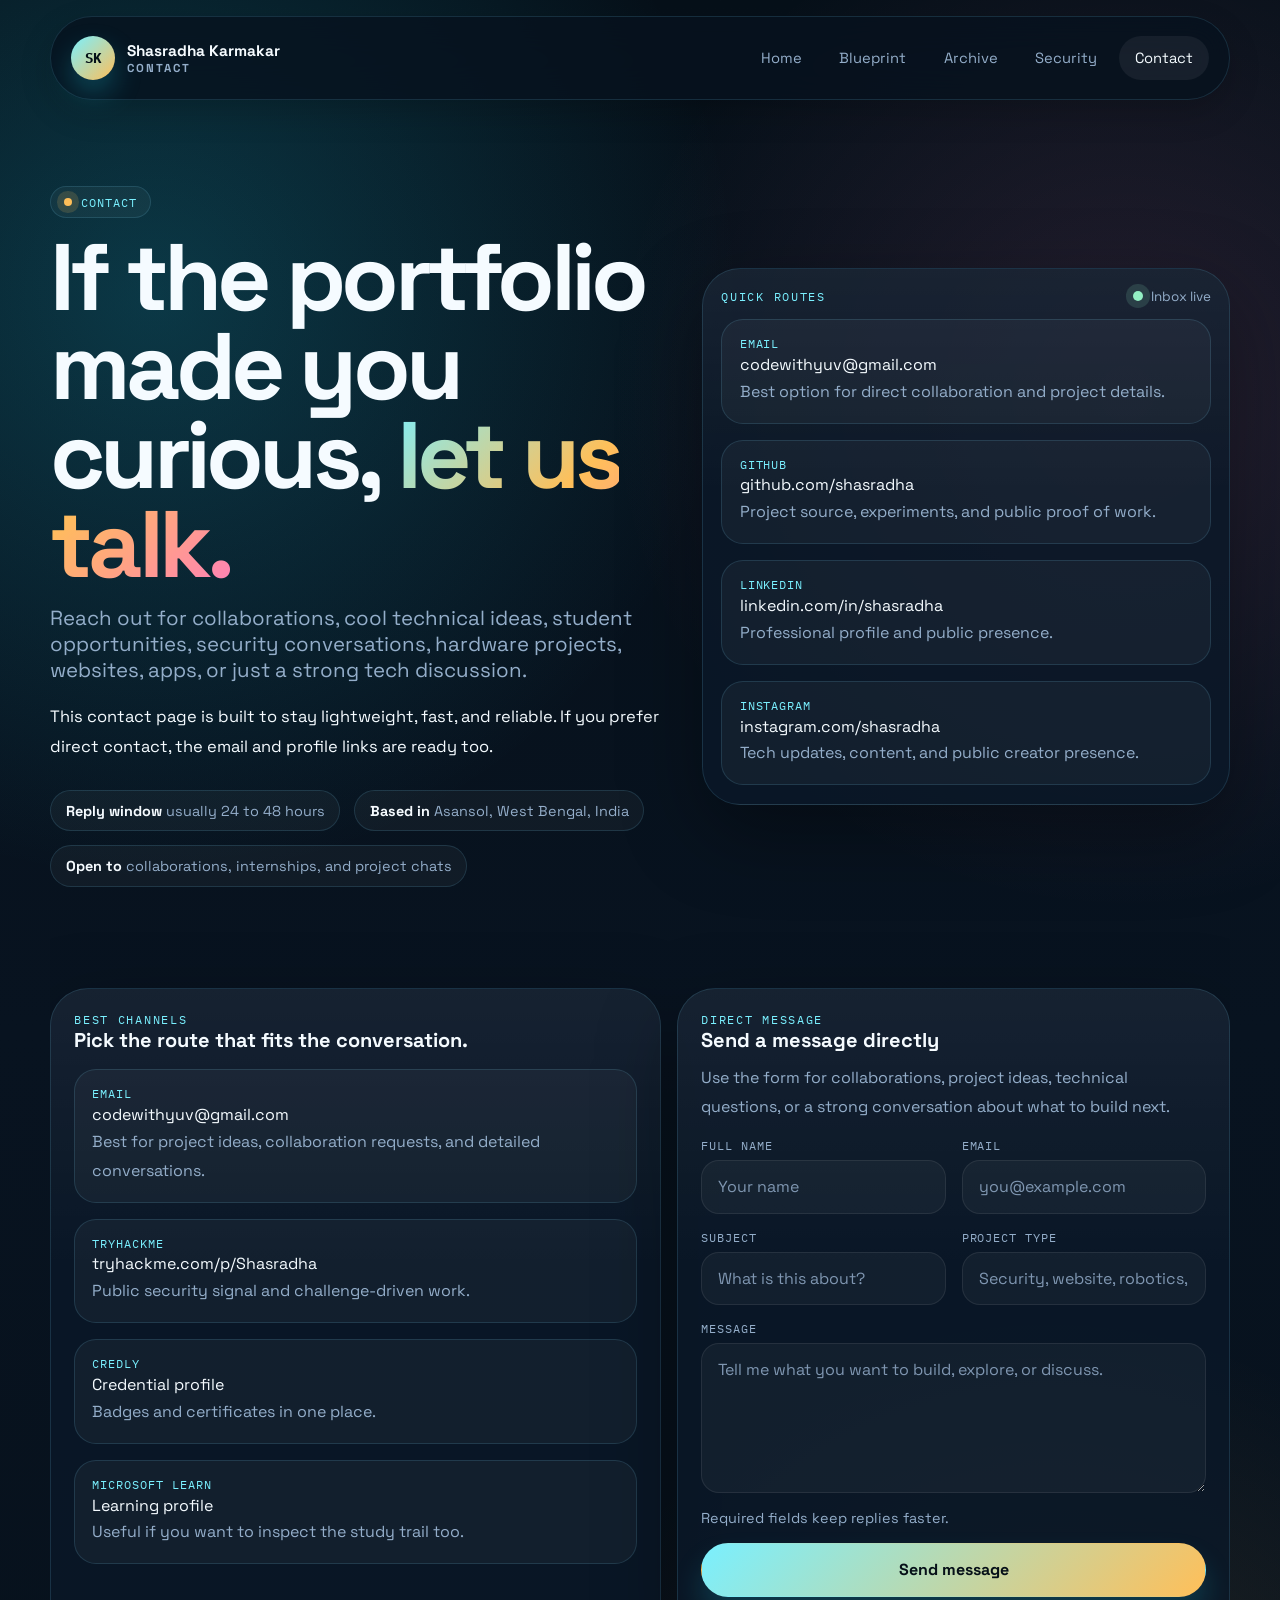
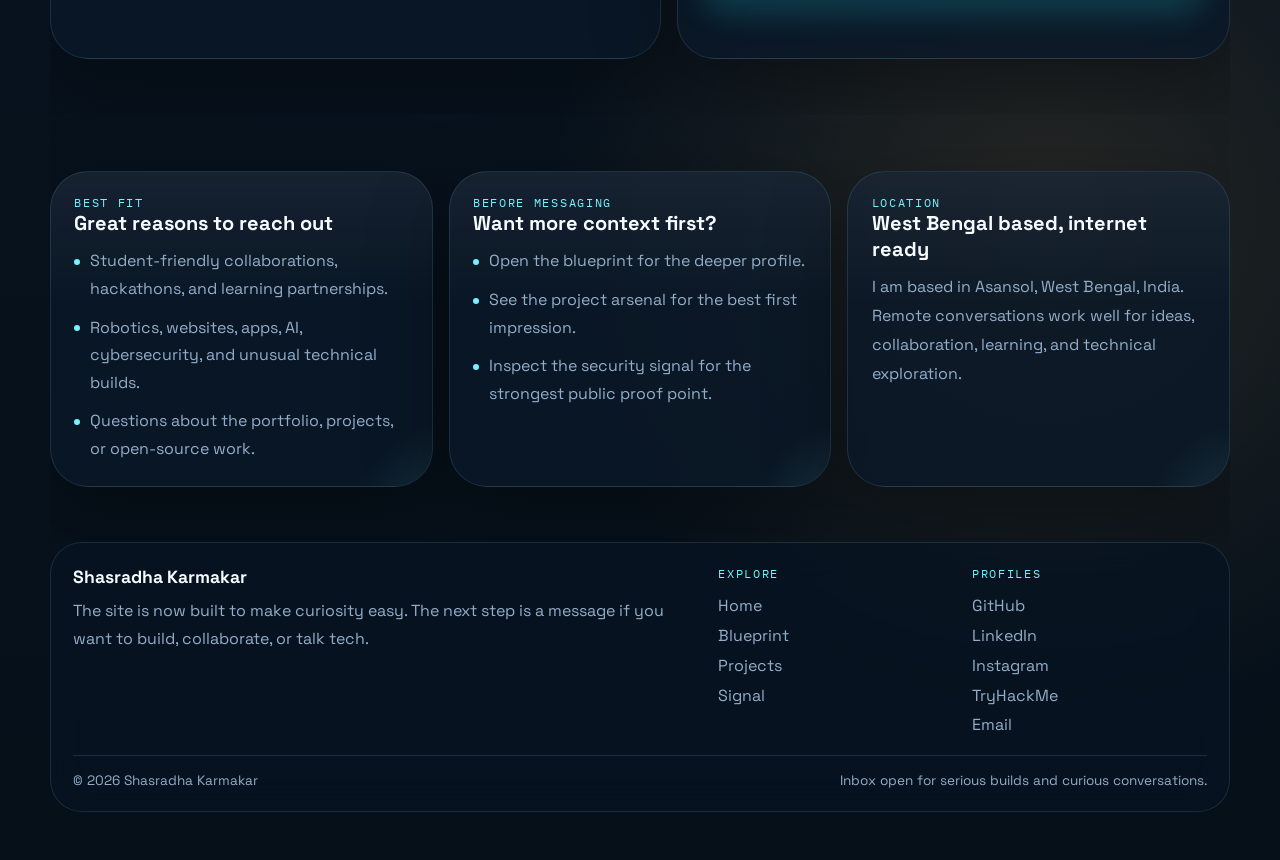
<file: portfolio/contact.html>
<!DOCTYPE html>
<html lang="en">
<head>
  <meta charset="UTF-8">
  <meta name="viewport" content="width=device-width, initial-scale=1.0">
  <title>Contact | Shasradha Karmakar</title>
  <meta name="description" content="Contact Shasradha Karmakar for collaborations, technical conversations, project ideas, or opportunities.">
  <meta name="theme-color" content="#061019">
  <link rel="preconnect" href="https://fonts.googleapis.com">
  <link rel="preconnect" href="https://fonts.gstatic.com" crossorigin>
  <link rel="stylesheet" href="css/style.css">
</head>
<body>
  <a class="skip-link" href="#main">Skip to content</a>

  <nav class="site-nav" aria-label="Primary navigation">
    <a class="nav-logo" href="index.html">
      <span class="nav-logo-mark">SK</span>
      <span class="nav-logo-copy">
        <span class="nav-logo-title">Shasradha Karmakar</span>
        <span class="nav-logo-sub">Contact</span>
      </span>
    </a>

    <ul class="nav-links" data-nav-menu>
      <li><a href="index.html">Home</a></li>
      <li><a href="blueprint.html#blueprint">Blueprint</a></li>
      <li><a href="blueprint.html#archive">Archive</a></li>
      <li><a href="blueprint.html#security">Security</a></li>
      <li><a href="#contact">Contact</a></li>
    </ul>

    <button class="nav-toggle" type="button" aria-label="Open navigation" aria-expanded="false" data-nav-toggle>
      <span class="nav-toggle-bars" aria-hidden="true">
        <span></span>
        <span></span>
        <span></span>
      </span>
    </button>
  </nav>

  <main class="page-main" id="main">
    <section class="hero" id="contact">
      <div class="hero-grid">
        <div data-reveal>
          <span class="eyebrow">Contact</span>
          <h1 class="hero-title">
            If the portfolio made you curious,
            <span class="hero-title-accent">let us talk.</span>
          </h1>
          <p class="hero-subtitle">
            Reach out for collaborations, cool technical ideas, student opportunities, security conversations, hardware projects, websites, apps, or just a strong tech discussion.
          </p>
          <p class="hero-lead">
            This contact page is built to stay lightweight, fast, and reliable.
            If you prefer direct contact, the email and profile links are ready too.
          </p>

          <div class="hero-proof">
            <span class="proof-pill"><strong>Reply window</strong> usually 24 to 48 hours</span>
            <span class="proof-pill"><strong>Based in</strong> Asansol, West Bengal, India</span>
            <span class="proof-pill"><strong>Open to</strong> collaborations, internships, and project chats</span>
          </div>
        </div>

        <aside class="hero-card" data-reveal="delay-1">
          <div class="hero-card-top">
            <span class="code-label">Quick routes</span>
            <span class="status-dot">Inbox live</span>
          </div>

          <div class="stack">
            <a class="contact-item" href="mailto:codewithyuv@gmail.com">
              <span class="contact-label">Email</span>
              <span class="contact-value">codewithyuv@gmail.com</span>
              <span class="contact-note">Best option for direct collaboration and project details.</span>
            </a>

            <a class="contact-item" href="https://github.com/shasradha" target="_blank" rel="noreferrer">
              <span class="contact-label">GitHub</span>
              <span class="contact-value">github.com/shasradha</span>
              <span class="contact-note">Project source, experiments, and public proof of work.</span>
            </a>

            <a class="contact-item" href="https://www.linkedin.com/in/shasradha" target="_blank" rel="noreferrer">
              <span class="contact-label">LinkedIn</span>
              <span class="contact-value">linkedin.com/in/shasradha</span>
              <span class="contact-note">Professional profile and public presence.</span>
            </a>

            <a class="contact-item" href="https://www.instagram.com/shasradha" target="_blank" rel="noreferrer">
              <span class="contact-label">Instagram</span>
              <span class="contact-value">instagram.com/shasradha</span>
              <span class="contact-note">Tech updates, content, and public creator presence.</span>
            </a>
          </div>
        </aside>
      </div>
    </section>

    <section class="section">
      <div class="contact-layout">
        <article class="panel" data-reveal>
          <div class="panel-subtitle">Best channels</div>
          <h2 class="panel-title">Pick the route that fits the conversation.</h2>

          <div class="contact-list" style="margin-top: 1rem;">
            <a class="contact-item" href="mailto:codewithyuv@gmail.com">
              <span class="contact-label">Email</span>
              <span class="contact-value">codewithyuv@gmail.com</span>
              <span class="contact-note">Best for project ideas, collaboration requests, and detailed conversations.</span>
            </a>

            <a class="contact-item" href="https://tryhackme.com/p/Shasradha" target="_blank" rel="noreferrer">
              <span class="contact-label">TryHackMe</span>
              <span class="contact-value">tryhackme.com/p/Shasradha</span>
              <span class="contact-note">Public security signal and challenge-driven work.</span>
            </a>

            <a class="contact-item" href="https://www.credly.com/users/shasradha-karmakar" target="_blank" rel="noreferrer">
              <span class="contact-label">Credly</span>
              <span class="contact-value">Credential profile</span>
              <span class="contact-note">Badges and certificates in one place.</span>
            </a>

            <a class="contact-item" href="https://learn.microsoft.com/en-us/users/shasradhakarmakar-5902/" target="_blank" rel="noreferrer">
              <span class="contact-label">Microsoft Learn</span>
              <span class="contact-value">Learning profile</span>
              <span class="contact-note">Useful if you want to inspect the study trail too.</span>
            </a>
          </div>
        </article>

        <article class="panel" data-reveal="delay-1">
          <div class="panel-subtitle">Direct message</div>
          <h2 class="panel-title">Send a message directly</h2>
          <p class="panel-copy">
            Use the form for collaborations, project ideas, technical questions, or a strong conversation about what to build next.
          </p>

          <form
            class="contact-form"
            action="https://formcarry.com/s/XaLRVRwflh3"
            method="POST"
            data-contact-form
            style="margin-top: 1rem;">

            <input class="sr-only" type="text" name="_gotcha" tabindex="-1" autocomplete="off">

            <div class="field-grid">
              <div class="field">
                <label for="name">Full name</label>
                <input id="name" name="name" type="text" placeholder="Your name" autocomplete="name" required>
              </div>

              <div class="field">
                <label for="email">Email</label>
                <input id="email" name="email" type="email" placeholder="you@example.com" autocomplete="email" required>
              </div>
            </div>

            <div class="field-grid">
              <div class="field">
                <label for="subject">Subject</label>
                <input id="subject" name="subject" type="text" placeholder="What is this about?" required>
              </div>

              <div class="field">
                <label for="project_type">Project type</label>
                <input id="project_type" name="project_type" type="text" placeholder="Security, website, robotics, app...">
              </div>
            </div>

            <div class="field">
              <label for="message">Message</label>
              <textarea id="message" name="message" placeholder="Tell me what you want to build, explore, or discuss." required></textarea>
            </div>

            <div class="form-meta">
              <span>Required fields keep replies faster.</span>
            </div>

            <button class="button button-primary" type="submit">
              <span data-submit-label>Send message</span>
            </button>
            <p class="form-status" data-form-status aria-live="polite"></p>
          </form>
        </article>
      </div>
    </section>

    <section class="section">
      <div class="grid-3">
        <article class="panel" data-reveal>
          <div class="panel-subtitle">Best fit</div>
          <h2 class="panel-title">Great reasons to reach out</h2>
          <ul class="clean-list">
            <li>Student-friendly collaborations, hackathons, and learning partnerships.</li>
            <li>Robotics, websites, apps, AI, cybersecurity, and unusual technical builds.</li>
            <li>Questions about the portfolio, projects, or open-source work.</li>
          </ul>
        </article>

        <article class="panel" data-reveal="delay-1">
          <div class="panel-subtitle">Before messaging</div>
          <h2 class="panel-title">Want more context first?</h2>
          <ul class="clean-list">
            <li><a href="blueprint.html">Open the blueprint</a> for the deeper profile.</li>
            <li><a href="index.html#projects">See the project arsenal</a> for the best first impression.</li>
            <li><a href="index.html#signal">Inspect the security signal</a> for the strongest public proof point.</li>
          </ul>
        </article>

        <article class="panel" data-reveal="delay-2">
          <div class="panel-subtitle">Location</div>
          <h2 class="panel-title">West Bengal based, internet ready</h2>
          <p class="panel-copy">
            I am based in Asansol, West Bengal, India. Remote conversations work well for ideas, collaboration, learning, and technical exploration.
          </p>
        </article>
      </div>
    </section>
  </main>

  <footer class="footer">
    <div class="footer-shell">
      <div class="footer-grid">
        <div>
          <h2 class="footer-title">Shasradha Karmakar</h2>
          <p class="footer-copy">
            The site is now built to make curiosity easy. The next step is a message if you want to build, collaborate, or talk tech.
          </p>
        </div>

        <div>
          <div class="panel-subtitle">Explore</div>
          <ul class="footer-links">
            <li><a href="index.html">Home</a></li>
            <li><a href="blueprint.html">Blueprint</a></li>
            <li><a href="index.html#projects">Projects</a></li>
            <li><a href="index.html#signal">Signal</a></li>
          </ul>
        </div>

        <div>
          <div class="panel-subtitle">Profiles</div>
          <ul class="footer-links">
            <li><a href="https://github.com/shasradha" target="_blank" rel="noreferrer">GitHub</a></li>
            <li><a href="https://www.linkedin.com/in/shasradha" target="_blank" rel="noreferrer">LinkedIn</a></li>
            <li><a href="https://www.instagram.com/shasradha" target="_blank" rel="noreferrer">Instagram</a></li>
            <li><a href="https://tryhackme.com/p/Shasradha" target="_blank" rel="noreferrer">TryHackMe</a></li>
            <li><a href="mailto:codewithyuv@gmail.com">Email</a></li>
          </ul>
        </div>
      </div>

      <div class="footer-meta">
        <span>&copy; 2026 Shasradha Karmakar</span>
        <span>Inbox open for serious builds and curious conversations.</span>
      </div>
    </div>
  </footer>

  <script src="js/main.js" defer></script>
</body>
</html>
</file>
<file: css/style.css>
@import url('https://fonts.googleapis.com/css2?family=IBM+Plex+Mono:wght@400;500&family=Space+Grotesk:wght@400;500;700;800&display=swap');

:root {
  --bg: #061019;
  --bg-alt: #0c1726;
  --panel: rgba(10, 24, 40, 0.8);
  --panel-strong: rgba(14, 30, 48, 0.96);
  --panel-soft: rgba(255, 255, 255, 0.04);
  --line: rgba(118, 220, 255, 0.14);
  --line-strong: rgba(118, 220, 255, 0.3);
  --text: #f5fbff;
  --muted: #94aeca;
  --accent: #7af0ff;
  --accent-strong: #1dd6f3;
  --accent-warm: #ffbf59;
  --accent-pink: #ff7dbc;
  --success: #93efc3;
  --danger: #ff8d99;
  --shadow: 0 28px 80px rgba(0, 0, 0, 0.34);
  --radius-sm: 18px;
  --radius-md: 26px;
  --radius-lg: 38px;
  --nav-h: 84px;
  --content: min(1180px, calc(100% - 2rem));
}

*,
*::before,
*::after {
  box-sizing: border-box;
}

html {
  scroll-behavior: smooth;
  scrollbar-color: var(--accent) rgba(14, 30, 48, 0.95);
}

body {
  margin: 0;
  min-height: 100vh;
  font-family: 'Space Grotesk', sans-serif;
  color: var(--text);
  overflow-x: hidden;
  background:
    radial-gradient(circle at 12% 12%, rgba(29, 214, 243, 0.2), transparent 24%),
    radial-gradient(circle at 88% 16%, rgba(255, 125, 188, 0.12), transparent 22%),
    radial-gradient(circle at 82% 74%, rgba(255, 191, 89, 0.12), transparent 24%),
    linear-gradient(180deg, #061019 0%, #081320 42%, #061019 100%);
}

body::before,
body::after {
  content: '';
  position: fixed;
  inset: 0;
  pointer-events: none;
}

body::before {
  background:
    linear-gradient(rgba(255, 255, 255, 0.03) 1px, transparent 1px),
    linear-gradient(90deg, rgba(255, 255, 255, 0.03) 1px, transparent 1px);
  background-size: 72px 72px;
  mask-image: linear-gradient(180deg, rgba(0, 0, 0, 0.65), transparent 90%);
  opacity: 0.22;
  z-index: -2;
}

body::after {
  background:
    radial-gradient(circle at 15% 20%, rgba(122, 240, 255, 0.12), transparent 0 18%),
    radial-gradient(circle at 72% 12%, rgba(255, 191, 89, 0.08), transparent 0 16%),
    radial-gradient(circle at 72% 70%, rgba(255, 125, 188, 0.08), transparent 0 16%);
  filter: blur(12px);
  z-index: -1;
}

::-webkit-scrollbar {
  width: 14px;
}

::-webkit-scrollbar-track {
  background:
    linear-gradient(180deg, rgba(8, 19, 32, 0.92), rgba(6, 16, 25, 0.98));
  border-left: 1px solid rgba(122, 240, 255, 0.08);
}

::-webkit-scrollbar-thumb {
  border-radius: 999px;
  border: 3px solid rgba(8, 19, 32, 0.92);
  background:
    linear-gradient(180deg, var(--accent-warm), var(--accent), var(--accent-pink));
  box-shadow:
    inset 0 0 0 1px rgba(255, 255, 255, 0.14),
    0 0 16px rgba(122, 240, 255, 0.18);
}

::-webkit-scrollbar-thumb:hover {
  background:
    linear-gradient(180deg, #ffd884, #92fbff, #ff9fd1);
}

::selection {
  background: rgba(122, 240, 255, 0.24);
  color: var(--text);
}

img,
iframe {
  display: block;
  max-width: 100%;
}

a {
  color: inherit;
  text-decoration: none;
}

button,
input,
textarea {
  font: inherit;
}

section[id] {
  scroll-margin-top: calc(var(--nav-h) + 18px);
}

.skip-link {
  position: absolute;
  top: -64px;
  left: 16px;
  z-index: 1200;
  padding: 0.85rem 1rem;
  border-radius: 999px;
  background: linear-gradient(135deg, var(--accent), var(--accent-warm));
  color: #051018;
  font-weight: 800;
}

.skip-link:focus {
  top: 16px;
}

.site-nav {
  position: fixed;
  top: 16px;
  left: 50%;
  transform: translateX(-50%);
  z-index: 1000;
  width: var(--content);
  height: var(--nav-h);
  padding: 0 1.25rem;
  display: flex;
  align-items: center;
  justify-content: space-between;
  gap: 1rem;
  border: 1px solid var(--line);
  border-radius: 999px;
  background: rgba(7, 18, 31, 0.8);
  backdrop-filter: blur(18px);
  -webkit-backdrop-filter: blur(18px);
  box-shadow: 0 12px 32px rgba(0, 0, 0, 0.18);
  transition: background 180ms ease, border-color 180ms ease, box-shadow 180ms ease;
}

.site-nav.is-scrolled {
  background: rgba(7, 18, 31, 0.94);
  border-color: var(--line-strong);
  box-shadow: 0 18px 46px rgba(0, 0, 0, 0.26);
}

.nav-logo {
  display: inline-flex;
  align-items: center;
  gap: 0.75rem;
  font-weight: 800;
}

.nav-logo-mark {
  display: inline-grid;
  place-items: center;
  width: 44px;
  height: 44px;
  border-radius: 50%;
  font-family: 'IBM Plex Mono', monospace;
  font-size: 0.85rem;
  color: #041018;
  background: linear-gradient(135deg, var(--accent), var(--accent-warm));
  box-shadow: 0 14px 28px rgba(29, 214, 243, 0.25);
}

.nav-logo-copy {
  display: flex;
  flex-direction: column;
  gap: 0.08rem;
}

.nav-logo-title {
  font-size: 0.96rem;
}

.nav-logo-sub {
  font-size: 0.72rem;
  color: var(--muted);
  letter-spacing: 0.18em;
  text-transform: uppercase;
}

.nav-links {
  display: flex;
  align-items: center;
  gap: 0.35rem;
  list-style: none;
  margin: 0;
  padding: 0;
}

.nav-links a {
  display: inline-flex;
  align-items: center;
  justify-content: center;
  padding: 0.82rem 1rem;
  border-radius: 999px;
  font-size: 0.92rem;
  color: var(--muted);
  transition: color 180ms ease, background 180ms ease, transform 180ms ease;
}

.nav-links a:hover,
.nav-links a.is-active {
  color: var(--text);
  background: rgba(255, 255, 255, 0.06);
}

.nav-toggle {
  display: none;
  place-items: center;
  width: 48px;
  height: 48px;
  border-radius: 50%;
  border: 1px solid var(--line);
  background: transparent;
  color: var(--text);
  cursor: pointer;
}

.nav-toggle-bars {
  position: relative;
  width: 18px;
  height: 12px;
}

.nav-toggle-bars span {
  position: absolute;
  left: 0;
  width: 100%;
  height: 2px;
  border-radius: 999px;
  background: currentColor;
  transition: transform 180ms ease, opacity 180ms ease, top 180ms ease;
}

.nav-toggle-bars span:nth-child(1) {
  top: 0;
}

.nav-toggle-bars span:nth-child(2) {
  top: 5px;
}

.nav-toggle-bars span:nth-child(3) {
  top: 10px;
}

.nav-toggle[aria-expanded='true'] .nav-toggle-bars span:nth-child(1) {
  top: 5px;
  transform: rotate(45deg);
}

.nav-toggle[aria-expanded='true'] .nav-toggle-bars span:nth-child(2) {
  opacity: 0;
}

.nav-toggle[aria-expanded='true'] .nav-toggle-bars span:nth-child(3) {
  top: 5px;
  transform: rotate(-45deg);
}

.page-main {
  width: var(--content);
  margin: 0 auto;
  padding-top: calc(var(--nav-h) + 46px);
}

.hero {
  padding: 3.5rem 0 2.8rem;
  content-visibility: visible;
}

.hero-grid {
  display: grid;
  grid-template-columns: minmax(0, 1.08fr) minmax(320px, 0.92fr);
  gap: 2rem;
  align-items: center;
}

.eyebrow {
  display: inline-flex;
  align-items: center;
  gap: 0.55rem;
  padding: 0.48rem 0.82rem;
  border-radius: 999px;
  border: 1px solid var(--line);
  background: rgba(255, 255, 255, 0.04);
  font-family: 'IBM Plex Mono', monospace;
  font-size: 0.74rem;
  letter-spacing: 0.08em;
  text-transform: uppercase;
  color: var(--accent);
}

.eyebrow::before {
  content: '';
  width: 8px;
  height: 8px;
  border-radius: 50%;
  background: var(--accent-warm);
  box-shadow: 0 0 0 7px rgba(255, 191, 89, 0.15);
}

.hero-title {
  margin: 1rem 0 1rem;
  font-size: clamp(3rem, 8vw, 5.9rem);
  line-height: 0.94;
  letter-spacing: -0.05em;
}

.hero-title-accent {
  background: linear-gradient(135deg, var(--accent), var(--accent-warm), var(--accent-pink));
  -webkit-background-clip: text;
  background-clip: text;
  color: transparent;
}

.hero-subtitle {
  margin: 0 0 1.15rem;
  color: var(--muted);
  font-size: clamp(1rem, 2.3vw, 1.28rem);
  max-width: 50rem;
}

.rotating-word {
  display: inline-block;
  min-width: 15ch;
  color: var(--accent);
  transition: opacity 180ms ease, transform 180ms ease;
}

.rotating-word.is-switching {
  opacity: 0;
  transform: translateY(7px);
}

.hero-lead {
  margin: 0;
  max-width: 44rem;
  color: var(--text);
  line-height: 1.82;
  font-size: 1.03rem;
}

.button-row {
  display: flex;
  flex-wrap: wrap;
  gap: 0.85rem;
  margin-top: 1.7rem;
}

.button {
  display: inline-flex;
  align-items: center;
  justify-content: center;
  gap: 0.5rem;
  min-height: 52px;
  padding: 0.95rem 1.32rem;
  border-radius: 999px;
  border: 1px solid transparent;
  font-weight: 800;
  transition: transform 180ms ease, box-shadow 180ms ease, background 180ms ease, border-color 180ms ease, color 180ms ease;
}

.button:hover {
  transform: translateY(-2px);
}

.button-primary {
  color: #061018;
  background: linear-gradient(135deg, var(--accent), var(--accent-warm));
  box-shadow: 0 18px 30px rgba(29, 214, 243, 0.18);
}

.button-secondary {
  background: rgba(255, 255, 255, 0.04);
  border-color: var(--line-strong);
  color: var(--text);
}

.button-tertiary {
  color: var(--accent);
  padding-inline: 0;
}

.hero-proof {
  display: flex;
  flex-wrap: wrap;
  gap: 0.85rem;
  margin-top: 1.75rem;
}

.proof-pill {
  padding: 0.68rem 0.92rem;
  border-radius: 999px;
  border: 1px solid var(--line);
  background: rgba(255, 255, 255, 0.04);
  color: var(--muted);
  font-size: 0.9rem;
}

.proof-pill strong {
  color: var(--text);
}

.hero-card,
.panel {
  position: relative;
  overflow: hidden;
  border-radius: var(--radius-lg);
  border: 1px solid var(--line);
  background:
    linear-gradient(180deg, rgba(255, 255, 255, 0.05), transparent 42%),
    var(--panel);
  box-shadow: var(--shadow);
}

.hero-card::before,
.panel::before {
  content: '';
  position: absolute;
  inset: auto -34% -48% auto;
  width: 220px;
  height: 220px;
  border-radius: 50%;
  background: radial-gradient(circle, rgba(122, 240, 255, 0.14), transparent 66%);
  pointer-events: none;
}

.hero-card {
  padding: 1.15rem;
}

.panel {
  padding: 1.45rem;
}

.hero-card-top,
.panel > * {
  position: relative;
  z-index: 1;
}

.hero-card-top {
  display: flex;
  align-items: center;
  justify-content: space-between;
  gap: 0.75rem;
  margin-bottom: 0.9rem;
}

.code-label,
.panel-subtitle,
.section-kicker,
.project-domain,
.card-label {
  font-family: 'IBM Plex Mono', monospace;
  font-size: 0.76rem;
  letter-spacing: 0.14em;
  text-transform: uppercase;
  color: var(--accent);
}

.status-dot {
  display: inline-flex;
  align-items: center;
  gap: 0.45rem;
  color: var(--muted);
  font-size: 0.84rem;
}

.status-dot::before {
  content: '';
  width: 10px;
  height: 10px;
  border-radius: 50%;
  background: var(--success);
  box-shadow: 0 0 0 7px rgba(147, 239, 195, 0.14);
}

.profile-photo-frame {
  position: relative;
  z-index: 1;
  aspect-ratio: 4 / 5;
  overflow: hidden;
  border-radius: calc(var(--radius-lg) - 8px);
  background: rgba(255, 255, 255, 0.04);
}

.profile-photo-frame img {
  width: 100%;
  height: 100%;
  object-fit: cover;
}

.hero-card-bottom {
  position: relative;
  z-index: 1;
  margin-top: 1rem;
  display: grid;
  grid-template-columns: repeat(2, minmax(0, 1fr));
  gap: 0.85rem;
}

.metric-card,
.signal-rank {
  padding: 0.96rem 1rem;
  border-radius: 20px;
  border: 1px solid var(--line);
  background: rgba(255, 255, 255, 0.04);
}

.metric-value,
.signal-rank strong {
  display: block;
  font-size: 1.38rem;
  font-weight: 800;
  color: var(--text);
}

.metric-label,
.signal-rank span {
  display: block;
  margin-top: 0.22rem;
  font-size: 0.85rem;
  color: var(--muted);
  line-height: 1.55;
}

.section {
  padding: 3.5rem 0;
  content-visibility: auto;
  contain-intrinsic-size: 1px 920px;
}

.section-header {
  max-width: 48rem;
  margin-bottom: 1.9rem;
}

.section-title {
  margin: 0.52rem 0 0.8rem;
  font-size: clamp(2rem, 5vw, 3.25rem);
  line-height: 1.02;
}

.section-title span {
  color: var(--accent);
}

.section-copy,
.panel-copy,
.panel p,
.project-copy,
.contact-note,
.showcase-copy {
  color: var(--muted);
  line-height: 1.8;
}

.section-copy,
.panel-copy,
.panel p {
  margin: 0;
}

.panel p + p {
  margin-top: 0.9rem;
}

.split-grid,
.signal-layout,
.contact-layout {
  display: grid;
  grid-template-columns: minmax(0, 1.05fr) minmax(300px, 0.95fr);
  gap: 1rem;
}

.mission-grid {
  display: grid;
  grid-template-columns: 1.1fr repeat(3, minmax(0, 0.7fr));
  gap: 1rem;
}

.stack,
.contact-list {
  display: grid;
  gap: 1rem;
}

.quote-card {
  padding-top: 1.8rem;
}

.quote-mark {
  margin-bottom: 0.7rem;
  font-family: 'IBM Plex Mono', monospace;
  font-size: 2.5rem;
  line-height: 1;
  color: var(--accent-warm);
}

.quote-lines {
  display: grid;
  gap: 0.8rem;
  margin-top: 1rem;
}

.quote-line {
  padding-left: 1rem;
  border-left: 2px solid rgba(255, 191, 89, 0.45);
  color: var(--text);
}

.curiosity-card {
  min-height: 100%;
}

.curiosity-card .panel-title {
  min-height: 3.2rem;
}

.panel-title,
.project-title,
.contact-title {
  margin: 0 0 0.7rem;
  font-size: 1.25rem;
}

.chip-row,
.tag-cloud {
  display: flex;
  flex-wrap: wrap;
  gap: 0.7rem;
}

.chip,
.tag {
  display: inline-flex;
  align-items: center;
  gap: 0.45rem;
  padding: 0.62rem 0.88rem;
  border-radius: 999px;
  border: 1px solid var(--line);
  background: rgba(255, 255, 255, 0.04);
  color: var(--text);
  font-size: 0.88rem;
}

.chip strong,
.tag strong {
  color: var(--accent);
}

.detail-list,
.clean-list {
  display: grid;
  gap: 0.7rem;
  list-style: none;
  margin: 0;
  padding: 0;
}

.detail-list li,
.clean-list li {
  position: relative;
  padding-left: 1rem;
  color: var(--muted);
  line-height: 1.72;
}

.detail-list li::before,
.clean-list li::before {
  content: '';
  position: absolute;
  top: 0.74rem;
  left: 0;
  width: 6px;
  height: 6px;
  border-radius: 50%;
  background: var(--accent);
}

.detail-list strong,
.clean-list strong {
  color: var(--text);
}

.project-rack,
.archive-grid,
.cert-grid,
.credential-grid,
.grid-2,
.grid-3,
.stats-strip {
  display: grid;
  gap: 1rem;
}

.project-rack {
  grid-template-columns: repeat(3, minmax(0, 1fr));
}

.archive-grid,
.grid-2 {
  grid-template-columns: repeat(2, minmax(0, 1fr));
}

.grid-3 {
  grid-template-columns: repeat(3, minmax(0, 1fr));
}

.stats-strip {
  grid-template-columns: repeat(4, minmax(0, 1fr));
}

.project-card {
  position: relative;
  overflow: hidden;
  padding: 1.45rem;
  border-radius: var(--radius-md);
  border: 1px solid var(--line);
  background:
    linear-gradient(180deg, rgba(255, 255, 255, 0.05), transparent 40%),
    var(--panel);
  box-shadow: var(--shadow);
  transition: transform 180ms ease, border-color 180ms ease, box-shadow 180ms ease;
}

.project-card::before {
  content: '';
  position: absolute;
  inset: 0 auto auto 0;
  width: 100%;
  height: 3px;
  background: linear-gradient(90deg, var(--accent), var(--accent-warm), var(--accent-pink));
  opacity: 0.75;
}

.project-card:hover,
.contact-item:hover {
  transform: translateY(-3px);
  border-color: var(--line-strong);
  box-shadow: 0 34px 70px rgba(0, 0, 0, 0.3);
}

.project-card-top,
.project-foot {
  position: relative;
  z-index: 1;
}

.project-card-top {
  display: flex;
  align-items: flex-start;
  justify-content: space-between;
  gap: 1rem;
}

.project-id {
  display: inline-flex;
  align-items: center;
  justify-content: center;
  min-width: 44px;
  height: 44px;
  border-radius: 14px;
  background: rgba(255, 255, 255, 0.06);
  border: 1px solid var(--line);
  font-family: 'IBM Plex Mono', monospace;
  color: var(--accent-warm);
  font-size: 0.78rem;
}

.project-title {
  line-height: 1.18;
}

.project-copy {
  margin: 0.8rem 0 1rem;
}

.project-impact {
  padding: 0.82rem 0.9rem;
  border-radius: 18px;
  background: rgba(255, 255, 255, 0.04);
  border: 1px solid rgba(255, 255, 255, 0.06);
  color: var(--text);
  line-height: 1.65;
  font-size: 0.92rem;
}

.project-impact strong {
  color: var(--accent);
}

.project-foot {
  margin-top: 1rem;
}

.signal-copy .section-copy {
  max-width: none;
}

.signal-ranks {
  display: grid;
  gap: 0.85rem;
  margin-top: 1rem;
}

.signal-stage {
  display: grid;
  align-content: start;
  gap: 1rem;
}

.signal-frame {
  display: flex;
  align-items: center;
  justify-content: center;
  min-height: 250px;
  padding: 1rem;
  border-radius: calc(var(--radius-lg) - 8px);
  border: 1px solid var(--line);
  background:
    radial-gradient(circle at top center, rgba(255, 191, 89, 0.16), transparent 40%),
    linear-gradient(180deg, rgba(122, 240, 255, 0.08), rgba(255, 255, 255, 0.02));
}

.thm-shell {
  width: min(100%, 500px);
  margin: 0 auto;
  padding: 0.95rem;
  border-radius: 24px;
  border: 1px solid rgba(255, 255, 255, 0.08);
  background: rgba(7, 18, 31, 0.78);
  box-shadow: inset 0 1px 0 rgba(255, 255, 255, 0.06);
}

.thm-scale-wrap {
  display: flex;
  align-items: center;
  justify-content: center;
  min-height: 144px;
  overflow: hidden;
  border-radius: 18px;
  background:
    radial-gradient(circle at top center, rgba(122, 240, 255, 0.06), transparent 55%),
    rgba(18, 29, 44, 0.94);
  border: 1px solid rgba(255, 255, 255, 0.05);
}

.thm-iframe {
  width: 329px;
  height: 88px;
  margin: 0;
  border: 0;
  background: transparent;
  transform: scale(1.34);
  transform-origin: center;
  will-change: transform;
}

.signal-caption {
  text-align: center;
  color: var(--muted);
  font-size: 0.92rem;
}

.capability-grid {
  display: grid;
  grid-template-columns: repeat(4, minmax(0, 1fr));
  gap: 1rem;
}

.capability-card {
  min-height: 100%;
}

.cert-grid,
.credential-grid {
  grid-template-columns: repeat(3, minmax(0, 1fr));
}

.cert-card,
.credential-card {
  overflow: hidden;
}

.cert-media,
.credential-media {
  aspect-ratio: 16 / 10;
  overflow: hidden;
  border-radius: 18px;
  border: 1px solid rgba(255, 255, 255, 0.06);
  background: rgba(255, 255, 255, 0.03);
}

.cert-media img,
.credential-media img {
  width: 100%;
  height: 100%;
  object-fit: contain;
  padding: 0.95rem;
}

.cert-body,
.credential-body {
  margin-top: 1rem;
}

.cert-title,
.credential-title {
  margin: 0;
  font-size: 1rem;
}

.cert-meta,
.credential-meta {
  margin-top: 0.35rem;
  color: var(--muted);
  font-size: 0.88rem;
  line-height: 1.7;
}

.contact-item {
  display: grid;
  gap: 0.18rem;
  padding: 1rem 1.08rem;
  border-radius: 22px;
  border: 1px solid var(--line);
  background: rgba(255, 255, 255, 0.04);
  transition: transform 180ms ease, border-color 180ms ease, box-shadow 180ms ease;
}

.contact-label {
  font-family: 'IBM Plex Mono', monospace;
  font-size: 0.76rem;
  letter-spacing: 0.08em;
  text-transform: uppercase;
  color: var(--accent);
}

.contact-value {
  color: var(--text);
  font-size: 1rem;
}

.contact-form {
  display: grid;
  gap: 1rem;
}

.field-grid {
  display: grid;
  grid-template-columns: repeat(2, minmax(0, 1fr));
  gap: 1rem;
}

.field {
  display: grid;
  gap: 0.45rem;
}

.field label {
  font-family: 'IBM Plex Mono', monospace;
  font-size: 0.76rem;
  letter-spacing: 0.08em;
  text-transform: uppercase;
  color: var(--muted);
}

.field input,
.field textarea {
  width: 100%;
  padding: 0.95rem 1rem;
  border-radius: 18px;
  border: 1px solid rgba(255, 255, 255, 0.08);
  background: rgba(255, 255, 255, 0.04);
  color: var(--text);
  transition: border-color 180ms ease, background 180ms ease, box-shadow 180ms ease;
}

.field input::placeholder,
.field textarea::placeholder {
  color: #7f96b1;
}

.field input:focus,
.field textarea:focus {
  outline: none;
  border-color: var(--accent-strong);
  background: rgba(255, 255, 255, 0.06);
  box-shadow: 0 0 0 4px rgba(29, 214, 243, 0.12);
}

.field textarea {
  min-height: 150px;
  resize: vertical;
}

.form-meta {
  display: flex;
  flex-wrap: wrap;
  gap: 0.8rem;
  color: var(--muted);
  font-size: 0.9rem;
}

.form-status {
  min-height: 1.4rem;
  margin: 0;
  font-size: 0.92rem;
}

.form-status[data-state='success'] {
  color: var(--success);
}

.form-status[data-state='error'] {
  color: var(--danger);
}

.form-status[data-state='loading'] {
  color: var(--accent);
}

.sr-only {
  position: absolute;
  width: 1px;
  height: 1px;
  padding: 0;
  margin: -1px;
  overflow: hidden;
  clip: rect(0, 0, 0, 0);
  white-space: nowrap;
  border: 0;
}

.footer {
  padding: 0 0 3rem;
}

.footer-shell {
  width: var(--content);
  margin: 0 auto;
  padding: 1.4rem;
  border-radius: 32px;
  border: 1px solid var(--line);
  background: rgba(8, 20, 35, 0.74);
  backdrop-filter: blur(18px);
  -webkit-backdrop-filter: blur(18px);
}

.footer-grid {
  display: grid;
  grid-template-columns: minmax(0, 1.2fr) repeat(2, minmax(180px, 0.45fr));
  gap: 1.2rem;
}

.footer-title {
  margin: 0;
  font-size: 1.1rem;
}

.footer-copy {
  margin: 0.6rem 0 0;
  color: var(--muted);
  line-height: 1.72;
}

.footer-links {
  list-style: none;
  margin: 0.9rem 0 0;
  padding: 0;
  display: grid;
  gap: 0.55rem;
}

.footer-links a,
.footer-links span {
  color: var(--muted);
}

.footer-links a:hover {
  color: var(--accent);
}

.footer-meta {
  margin-top: 1.2rem;
  padding-top: 1rem;
  border-top: 1px solid var(--line);
  display: flex;
  flex-wrap: wrap;
  justify-content: space-between;
  gap: 0.8rem;
  color: var(--muted);
  font-size: 0.85rem;
}

[data-reveal] {
  opacity: 0;
  transform: translateY(28px);
  transition: opacity 520ms ease, transform 520ms ease;
}

[data-reveal].is-visible {
  opacity: 1;
  transform: translateY(0);
}

[data-reveal='delay-1'] {
  transition-delay: 80ms;
}

[data-reveal='delay-2'] {
  transition-delay: 160ms;
}

[data-reveal='delay-3'] {
  transition-delay: 240ms;
}

@media (max-width: 1120px) {
  .mission-grid,
  .project-rack,
  .capability-grid,
  .cert-grid,
  .credential-grid {
    grid-template-columns: repeat(2, minmax(0, 1fr));
  }
}

@media (max-width: 980px) {
  .hero-grid,
  .split-grid,
  .signal-layout,
  .contact-layout,
  .mission-grid,
  .archive-grid {
    grid-template-columns: 1fr;
  }

  .grid-3,
  .stats-strip,
  .footer-grid {
    grid-template-columns: repeat(2, minmax(0, 1fr));
  }

  .thm-iframe {
    transform: scale(1.18);
  }
}

@media (max-width: 860px) {
  .site-nav {
    top: 12px;
    padding-inline: 0.9rem;
  }

  .nav-toggle {
    display: inline-grid;
  }

  .nav-links {
    position: fixed;
    top: calc(12px + var(--nav-h) + 10px);
    left: 50%;
    width: var(--content);
    padding: 1rem;
    border-radius: 30px;
    border: 1px solid var(--line);
    background: rgba(7, 18, 31, 0.96);
    backdrop-filter: blur(20px);
    -webkit-backdrop-filter: blur(20px);
    transform: translate(-50%, -10px);
    opacity: 0;
    visibility: hidden;
    pointer-events: none;
    flex-direction: column;
    align-items: stretch;
    transition: opacity 180ms ease, transform 180ms ease, visibility 180ms ease;
  }

  .nav-links.is-open {
    opacity: 1;
    visibility: visible;
    pointer-events: auto;
    transform: translate(-50%, 0);
  }

  .nav-links a {
    justify-content: flex-start;
  }

  body.nav-open {
    overflow: hidden;
  }
}

@media (max-width: 720px) {
  .page-main {
    padding-top: calc(var(--nav-h) + 34px);
  }

  .hero {
    padding-top: 2.5rem;
  }

  .hero-card-bottom,
  .field-grid,
  .project-rack,
  .archive-grid,
  .capability-grid,
  .cert-grid,
  .credential-grid,
  .grid-3,
  .stats-strip,
  .footer-grid {
    grid-template-columns: 1fr;
  }

  .button-row {
    align-items: stretch;
  }

  .button {
    width: 100%;
  }

  .signal-frame {
    min-height: 220px;
  }

  .thm-iframe {
    transform: scale(1.04);
  }
}

@media (max-width: 560px) {
  .site-nav {
    width: min(100% - 1rem, 100%);
    height: 74px;
  }

  .nav-logo-mark {
    width: 38px;
    height: 38px;
  }

  .nav-logo-title {
    font-size: 0.88rem;
  }

  .nav-logo-sub {
    font-size: 0.66rem;
  }

  .page-main,
  .footer-shell {
    width: min(100% - 1rem, 100%);
  }

  .hero-title {
    font-size: clamp(2.5rem, 16vw, 4.1rem);
  }

  .hero-card,
  .panel,
  .project-card,
  .footer-shell {
    padding: 1.1rem;
  }

  .thm-shell {
    width: 100%;
    padding: 0.82rem;
  }

  .thm-scale-wrap {
    min-height: 112px;
  }

  .thm-iframe {
    transform: scale(0.92);
  }
}

@media (prefers-reduced-motion: reduce) {
  html {
    scroll-behavior: auto;
  }

  *,
  *::before,
  *::after {
    animation-duration: 0.01ms !important;
    animation-iteration-count: 1 !important;
    transition-duration: 0.01ms !important;
    scroll-behavior: auto !important;
  }

  [data-reveal] {
    opacity: 1;
    transform: none;
  }
}
</file>
<file: portfolio/css/style.css>
@import url('https://fonts.googleapis.com/css2?family=IBM+Plex+Mono:wght@400;500&family=Space+Grotesk:wght@400;500;700;800&display=swap');

:root {
  --bg: #061019;
  --bg-alt: #0c1726;
  --panel: rgba(10, 24, 40, 0.8);
  --panel-strong: rgba(14, 30, 48, 0.96);
  --panel-soft: rgba(255, 255, 255, 0.04);
  --line: rgba(118, 220, 255, 0.14);
  --line-strong: rgba(118, 220, 255, 0.3);
  --text: #f5fbff;
  --muted: #94aeca;
  --accent: #7af0ff;
  --accent-strong: #1dd6f3;
  --accent-warm: #ffbf59;
  --accent-pink: #ff7dbc;
  --success: #93efc3;
  --danger: #ff8d99;
  --shadow: 0 28px 80px rgba(0, 0, 0, 0.34);
  --radius-sm: 18px;
  --radius-md: 26px;
  --radius-lg: 38px;
  --nav-h: 84px;
  --content: min(1180px, calc(100% - 2rem));
}

*,
*::before,
*::after {
  box-sizing: border-box;
}

html {
  scroll-behavior: smooth;
  scrollbar-color: var(--accent) rgba(14, 30, 48, 0.95);
}

body {
  margin: 0;
  min-height: 100vh;
  font-family: 'Space Grotesk', sans-serif;
  color: var(--text);
  overflow-x: hidden;
  background:
    radial-gradient(circle at 12% 12%, rgba(29, 214, 243, 0.2), transparent 24%),
    radial-gradient(circle at 88% 16%, rgba(255, 125, 188, 0.12), transparent 22%),
    radial-gradient(circle at 82% 74%, rgba(255, 191, 89, 0.12), transparent 24%),
    linear-gradient(180deg, #061019 0%, #081320 42%, #061019 100%);
}

body::before,
body::after {
  content: '';
  position: fixed;
  inset: 0;
  pointer-events: none;
}

body::before {
  background:
    linear-gradient(rgba(255, 255, 255, 0.03) 1px, transparent 1px),
    linear-gradient(90deg, rgba(255, 255, 255, 0.03) 1px, transparent 1px);
  background-size: 72px 72px;
  mask-image: linear-gradient(180deg, rgba(0, 0, 0, 0.65), transparent 90%);
  opacity: 0.22;
  z-index: -2;
}

body::after {
  background:
    radial-gradient(circle at 15% 20%, rgba(122, 240, 255, 0.12), transparent 0 18%),
    radial-gradient(circle at 72% 12%, rgba(255, 191, 89, 0.08), transparent 0 16%),
    radial-gradient(circle at 72% 70%, rgba(255, 125, 188, 0.08), transparent 0 16%);
  filter: blur(12px);
  z-index: -1;
}

::-webkit-scrollbar {
  width: 14px;
}

::-webkit-scrollbar-track {
  background:
    linear-gradient(180deg, rgba(8, 19, 32, 0.92), rgba(6, 16, 25, 0.98));
  border-left: 1px solid rgba(122, 240, 255, 0.08);
}

::-webkit-scrollbar-thumb {
  border-radius: 999px;
  border: 3px solid rgba(8, 19, 32, 0.92);
  background:
    linear-gradient(180deg, var(--accent-warm), var(--accent), var(--accent-pink));
  box-shadow:
    inset 0 0 0 1px rgba(255, 255, 255, 0.14),
    0 0 16px rgba(122, 240, 255, 0.18);
}

::-webkit-scrollbar-thumb:hover {
  background:
    linear-gradient(180deg, #ffd884, #92fbff, #ff9fd1);
}

::selection {
  background: rgba(122, 240, 255, 0.24);
  color: var(--text);
}

img,
iframe {
  display: block;
  max-width: 100%;
}

a {
  color: inherit;
  text-decoration: none;
}

button,
input,
textarea {
  font: inherit;
}

section[id] {
  scroll-margin-top: calc(var(--nav-h) + 18px);
}

.skip-link {
  position: absolute;
  top: -64px;
  left: 16px;
  z-index: 1200;
  padding: 0.85rem 1rem;
  border-radius: 999px;
  background: linear-gradient(135deg, var(--accent), var(--accent-warm));
  color: #051018;
  font-weight: 800;
}

.skip-link:focus {
  top: 16px;
}

.site-nav {
  position: fixed;
  top: 16px;
  left: 50%;
  transform: translateX(-50%);
  z-index: 1000;
  width: var(--content);
  height: var(--nav-h);
  padding: 0 1.25rem;
  display: flex;
  align-items: center;
  justify-content: space-between;
  gap: 1rem;
  border: 1px solid var(--line);
  border-radius: 999px;
  background: rgba(7, 18, 31, 0.8);
  backdrop-filter: blur(18px);
  -webkit-backdrop-filter: blur(18px);
  box-shadow: 0 12px 32px rgba(0, 0, 0, 0.18);
  transition: background 180ms ease, border-color 180ms ease, box-shadow 180ms ease;
}

.site-nav.is-scrolled {
  background: rgba(7, 18, 31, 0.94);
  border-color: var(--line-strong);
  box-shadow: 0 18px 46px rgba(0, 0, 0, 0.26);
}

.nav-logo {
  display: inline-flex;
  align-items: center;
  gap: 0.75rem;
  font-weight: 800;
}

.nav-logo-mark {
  display: inline-grid;
  place-items: center;
  width: 44px;
  height: 44px;
  border-radius: 50%;
  font-family: 'IBM Plex Mono', monospace;
  font-size: 0.85rem;
  color: #041018;
  background: linear-gradient(135deg, var(--accent), var(--accent-warm));
  box-shadow: 0 14px 28px rgba(29, 214, 243, 0.25);
}

.nav-logo-copy {
  display: flex;
  flex-direction: column;
  gap: 0.08rem;
}

.nav-logo-title {
  font-size: 0.96rem;
}

.nav-logo-sub {
  font-size: 0.72rem;
  color: var(--muted);
  letter-spacing: 0.18em;
  text-transform: uppercase;
}

.nav-links {
  display: flex;
  align-items: center;
  gap: 0.35rem;
  list-style: none;
  margin: 0;
  padding: 0;
}

.nav-links a {
  display: inline-flex;
  align-items: center;
  justify-content: center;
  padding: 0.82rem 1rem;
  border-radius: 999px;
  font-size: 0.92rem;
  color: var(--muted);
  transition: color 180ms ease, background 180ms ease, transform 180ms ease;
}

.nav-links a:hover,
.nav-links a.is-active {
  color: var(--text);
  background: rgba(255, 255, 255, 0.06);
}

.nav-toggle {
  display: none;
  place-items: center;
  width: 48px;
  height: 48px;
  border-radius: 50%;
  border: 1px solid var(--line);
  background: transparent;
  color: var(--text);
  cursor: pointer;
}

.nav-toggle-bars {
  position: relative;
  width: 18px;
  height: 12px;
}

.nav-toggle-bars span {
  position: absolute;
  left: 0;
  width: 100%;
  height: 2px;
  border-radius: 999px;
  background: currentColor;
  transition: transform 180ms ease, opacity 180ms ease, top 180ms ease;
}

.nav-toggle-bars span:nth-child(1) {
  top: 0;
}

.nav-toggle-bars span:nth-child(2) {
  top: 5px;
}

.nav-toggle-bars span:nth-child(3) {
  top: 10px;
}

.nav-toggle[aria-expanded='true'] .nav-toggle-bars span:nth-child(1) {
  top: 5px;
  transform: rotate(45deg);
}

.nav-toggle[aria-expanded='true'] .nav-toggle-bars span:nth-child(2) {
  opacity: 0;
}

.nav-toggle[aria-expanded='true'] .nav-toggle-bars span:nth-child(3) {
  top: 5px;
  transform: rotate(-45deg);
}

.page-main {
  width: var(--content);
  margin: 0 auto;
  padding-top: calc(var(--nav-h) + 46px);
}

.hero {
  padding: 3.5rem 0 2.8rem;
  content-visibility: visible;
}

.hero-grid {
  display: grid;
  grid-template-columns: minmax(0, 1.08fr) minmax(320px, 0.92fr);
  gap: 2rem;
  align-items: center;
}

.eyebrow {
  display: inline-flex;
  align-items: center;
  gap: 0.55rem;
  padding: 0.48rem 0.82rem;
  border-radius: 999px;
  border: 1px solid var(--line);
  background: rgba(255, 255, 255, 0.04);
  font-family: 'IBM Plex Mono', monospace;
  font-size: 0.74rem;
  letter-spacing: 0.08em;
  text-transform: uppercase;
  color: var(--accent);
}

.eyebrow::before {
  content: '';
  width: 8px;
  height: 8px;
  border-radius: 50%;
  background: var(--accent-warm);
  box-shadow: 0 0 0 7px rgba(255, 191, 89, 0.15);
}

.hero-title {
  margin: 1rem 0 1rem;
  font-size: clamp(3rem, 8vw, 5.9rem);
  line-height: 0.94;
  letter-spacing: -0.05em;
}

.hero-title-accent {
  background: linear-gradient(135deg, var(--accent), var(--accent-warm), var(--accent-pink));
  -webkit-background-clip: text;
  background-clip: text;
  color: transparent;
}

.hero-subtitle {
  margin: 0 0 1.15rem;
  color: var(--muted);
  font-size: clamp(1rem, 2.3vw, 1.28rem);
  max-width: 50rem;
}

.rotating-word {
  display: inline-block;
  min-width: 15ch;
  color: var(--accent);
  transition: opacity 180ms ease, transform 180ms ease;
}

.rotating-word.is-switching {
  opacity: 0;
  transform: translateY(7px);
}

.hero-lead {
  margin: 0;
  max-width: 44rem;
  color: var(--text);
  line-height: 1.82;
  font-size: 1.03rem;
}

.button-row {
  display: flex;
  flex-wrap: wrap;
  gap: 0.85rem;
  margin-top: 1.7rem;
}

.button {
  display: inline-flex;
  align-items: center;
  justify-content: center;
  gap: 0.5rem;
  min-height: 52px;
  padding: 0.95rem 1.32rem;
  border-radius: 999px;
  border: 1px solid transparent;
  font-weight: 800;
  transition: transform 180ms ease, box-shadow 180ms ease, background 180ms ease, border-color 180ms ease, color 180ms ease;
}

.button:hover {
  transform: translateY(-2px);
}

.button-primary {
  color: #061018;
  background: linear-gradient(135deg, var(--accent), var(--accent-warm));
  box-shadow: 0 18px 30px rgba(29, 214, 243, 0.18);
}

.button-secondary {
  background: rgba(255, 255, 255, 0.04);
  border-color: var(--line-strong);
  color: var(--text);
}

.button-tertiary {
  color: var(--accent);
  padding-inline: 0;
}

.hero-proof {
  display: flex;
  flex-wrap: wrap;
  gap: 0.85rem;
  margin-top: 1.75rem;
}

.proof-pill {
  padding: 0.68rem 0.92rem;
  border-radius: 999px;
  border: 1px solid var(--line);
  background: rgba(255, 255, 255, 0.04);
  color: var(--muted);
  font-size: 0.9rem;
}

.proof-pill strong {
  color: var(--text);
}

.hero-card,
.panel {
  position: relative;
  overflow: hidden;
  border-radius: var(--radius-lg);
  border: 1px solid var(--line);
  background:
    linear-gradient(180deg, rgba(255, 255, 255, 0.05), transparent 42%),
    var(--panel);
  box-shadow: var(--shadow);
}

.hero-card::before,
.panel::before {
  content: '';
  position: absolute;
  inset: auto -34% -48% auto;
  width: 220px;
  height: 220px;
  border-radius: 50%;
  background: radial-gradient(circle, rgba(122, 240, 255, 0.14), transparent 66%);
  pointer-events: none;
}

.hero-card {
  padding: 1.15rem;
}

.panel {
  padding: 1.45rem;
}

.hero-card-top,
.panel > * {
  position: relative;
  z-index: 1;
}

.hero-card-top {
  display: flex;
  align-items: center;
  justify-content: space-between;
  gap: 0.75rem;
  margin-bottom: 0.9rem;
}

.code-label,
.panel-subtitle,
.section-kicker,
.project-domain,
.card-label {
  font-family: 'IBM Plex Mono', monospace;
  font-size: 0.76rem;
  letter-spacing: 0.14em;
  text-transform: uppercase;
  color: var(--accent);
}

.status-dot {
  display: inline-flex;
  align-items: center;
  gap: 0.45rem;
  color: var(--muted);
  font-size: 0.84rem;
}

.status-dot::before {
  content: '';
  width: 10px;
  height: 10px;
  border-radius: 50%;
  background: var(--success);
  box-shadow: 0 0 0 7px rgba(147, 239, 195, 0.14);
}

.profile-photo-frame {
  position: relative;
  z-index: 1;
  aspect-ratio: 4 / 5;
  overflow: hidden;
  border-radius: calc(var(--radius-lg) - 8px);
  background: rgba(255, 255, 255, 0.04);
}

.profile-photo-frame img {
  width: 100%;
  height: 100%;
  object-fit: cover;
}

.hero-card-bottom {
  position: relative;
  z-index: 1;
  margin-top: 1rem;
  display: grid;
  grid-template-columns: repeat(2, minmax(0, 1fr));
  gap: 0.85rem;
}

.metric-card,
.signal-rank {
  padding: 0.96rem 1rem;
  border-radius: 20px;
  border: 1px solid var(--line);
  background: rgba(255, 255, 255, 0.04);
}

.metric-value,
.signal-rank strong {
  display: block;
  font-size: 1.38rem;
  font-weight: 800;
  color: var(--text);
}

.metric-label,
.signal-rank span {
  display: block;
  margin-top: 0.22rem;
  font-size: 0.85rem;
  color: var(--muted);
  line-height: 1.55;
}

.section {
  padding: 3.5rem 0;
  content-visibility: auto;
  contain-intrinsic-size: 1px 920px;
}

.section-header {
  max-width: 48rem;
  margin-bottom: 1.9rem;
}

.section-title {
  margin: 0.52rem 0 0.8rem;
  font-size: clamp(2rem, 5vw, 3.25rem);
  line-height: 1.02;
}

.section-title span {
  color: var(--accent);
}

.section-copy,
.panel-copy,
.panel p,
.project-copy,
.contact-note,
.showcase-copy {
  color: var(--muted);
  line-height: 1.8;
}

.section-copy,
.panel-copy,
.panel p {
  margin: 0;
}

.panel p + p {
  margin-top: 0.9rem;
}

.split-grid,
.signal-layout,
.contact-layout {
  display: grid;
  grid-template-columns: minmax(0, 1.05fr) minmax(300px, 0.95fr);
  gap: 1rem;
}

.mission-grid {
  display: grid;
  grid-template-columns: 1.1fr repeat(3, minmax(0, 0.7fr));
  gap: 1rem;
}

.stack,
.contact-list {
  display: grid;
  gap: 1rem;
}

.quote-card {
  padding-top: 1.8rem;
}

.quote-mark {
  margin-bottom: 0.7rem;
  font-family: 'IBM Plex Mono', monospace;
  font-size: 2.5rem;
  line-height: 1;
  color: var(--accent-warm);
}

.quote-lines {
  display: grid;
  gap: 0.8rem;
  margin-top: 1rem;
}

.quote-line {
  padding-left: 1rem;
  border-left: 2px solid rgba(255, 191, 89, 0.45);
  color: var(--text);
}

.curiosity-card {
  min-height: 100%;
}

.curiosity-card .panel-title {
  min-height: 3.2rem;
}

.panel-title,
.project-title,
.contact-title {
  margin: 0 0 0.7rem;
  font-size: 1.25rem;
}

.chip-row,
.tag-cloud {
  display: flex;
  flex-wrap: wrap;
  gap: 0.7rem;
}

.chip,
.tag {
  display: inline-flex;
  align-items: center;
  gap: 0.45rem;
  padding: 0.62rem 0.88rem;
  border-radius: 999px;
  border: 1px solid var(--line);
  background: rgba(255, 255, 255, 0.04);
  color: var(--text);
  font-size: 0.88rem;
}

.chip strong,
.tag strong {
  color: var(--accent);
}

.detail-list,
.clean-list {
  display: grid;
  gap: 0.7rem;
  list-style: none;
  margin: 0;
  padding: 0;
}

.detail-list li,
.clean-list li {
  position: relative;
  padding-left: 1rem;
  color: var(--muted);
  line-height: 1.72;
}

.detail-list li::before,
.clean-list li::before {
  content: '';
  position: absolute;
  top: 0.74rem;
  left: 0;
  width: 6px;
  height: 6px;
  border-radius: 50%;
  background: var(--accent);
}

.detail-list strong,
.clean-list strong {
  color: var(--text);
}

.project-rack,
.archive-grid,
.cert-grid,
.credential-grid,
.grid-2,
.grid-3,
.stats-strip {
  display: grid;
  gap: 1rem;
}

.project-rack {
  grid-template-columns: repeat(3, minmax(0, 1fr));
}

.archive-grid,
.grid-2 {
  grid-template-columns: repeat(2, minmax(0, 1fr));
}

.grid-3 {
  grid-template-columns: repeat(3, minmax(0, 1fr));
}

.stats-strip {
  grid-template-columns: repeat(4, minmax(0, 1fr));
}

.project-card {
  position: relative;
  overflow: hidden;
  padding: 1.45rem;
  border-radius: var(--radius-md);
  border: 1px solid var(--line);
  background:
    linear-gradient(180deg, rgba(255, 255, 255, 0.05), transparent 40%),
    var(--panel);
  box-shadow: var(--shadow);
  transition: transform 180ms ease, border-color 180ms ease, box-shadow 180ms ease;
}

.project-card::before {
  content: '';
  position: absolute;
  inset: 0 auto auto 0;
  width: 100%;
  height: 3px;
  background: linear-gradient(90deg, var(--accent), var(--accent-warm), var(--accent-pink));
  opacity: 0.75;
}

.project-card:hover,
.contact-item:hover {
  transform: translateY(-3px);
  border-color: var(--line-strong);
  box-shadow: 0 34px 70px rgba(0, 0, 0, 0.3);
}

.project-card-top,
.project-foot {
  position: relative;
  z-index: 1;
}

.project-card-top {
  display: flex;
  align-items: flex-start;
  justify-content: space-between;
  gap: 1rem;
}

.project-id {
  display: inline-flex;
  align-items: center;
  justify-content: center;
  min-width: 44px;
  height: 44px;
  border-radius: 14px;
  background: rgba(255, 255, 255, 0.06);
  border: 1px solid var(--line);
  font-family: 'IBM Plex Mono', monospace;
  color: var(--accent-warm);
  font-size: 0.78rem;
}

.project-title {
  line-height: 1.18;
}

.project-copy {
  margin: 0.8rem 0 1rem;
}

.project-impact {
  padding: 0.82rem 0.9rem;
  border-radius: 18px;
  background: rgba(255, 255, 255, 0.04);
  border: 1px solid rgba(255, 255, 255, 0.06);
  color: var(--text);
  line-height: 1.65;
  font-size: 0.92rem;
}

.project-impact strong {
  color: var(--accent);
}

.project-foot {
  margin-top: 1rem;
}

.signal-copy .section-copy {
  max-width: none;
}

.signal-ranks {
  display: grid;
  gap: 0.85rem;
  margin-top: 1rem;
}

.signal-stage {
  display: grid;
  align-content: start;
  gap: 1rem;
}

.signal-frame {
  display: flex;
  align-items: center;
  justify-content: center;
  min-height: 250px;
  padding: 1rem;
  border-radius: calc(var(--radius-lg) - 8px);
  border: 1px solid var(--line);
  background:
    radial-gradient(circle at top center, rgba(255, 191, 89, 0.16), transparent 40%),
    linear-gradient(180deg, rgba(122, 240, 255, 0.08), rgba(255, 255, 255, 0.02));
}

.thm-shell {
  width: min(100%, 500px);
  margin: 0 auto;
  padding: 0.95rem;
  border-radius: 24px;
  border: 1px solid rgba(255, 255, 255, 0.08);
  background: rgba(7, 18, 31, 0.78);
  box-shadow: inset 0 1px 0 rgba(255, 255, 255, 0.06);
}

.thm-scale-wrap {
  display: flex;
  align-items: center;
  justify-content: center;
  min-height: 144px;
  overflow: hidden;
  border-radius: 18px;
  background:
    radial-gradient(circle at top center, rgba(122, 240, 255, 0.06), transparent 55%),
    rgba(18, 29, 44, 0.94);
  border: 1px solid rgba(255, 255, 255, 0.05);
}

.thm-iframe {
  width: 329px;
  height: 88px;
  margin: 0;
  border: 0;
  background: transparent;
  transform: scale(1.34);
  transform-origin: center;
  will-change: transform;
}

.signal-caption {
  text-align: center;
  color: var(--muted);
  font-size: 0.92rem;
}

.capability-grid {
  display: grid;
  grid-template-columns: repeat(4, minmax(0, 1fr));
  gap: 1rem;
}

.capability-card {
  min-height: 100%;
}

.cert-grid,
.credential-grid {
  grid-template-columns: repeat(3, minmax(0, 1fr));
}

.cert-card,
.credential-card {
  overflow: hidden;
}

.cert-media,
.credential-media {
  aspect-ratio: 16 / 10;
  overflow: hidden;
  border-radius: 18px;
  border: 1px solid rgba(255, 255, 255, 0.06);
  background: rgba(255, 255, 255, 0.03);
}

.cert-media img,
.credential-media img {
  width: 100%;
  height: 100%;
  object-fit: contain;
  padding: 0.95rem;
}

.cert-body,
.credential-body {
  margin-top: 1rem;
}

.cert-title,
.credential-title {
  margin: 0;
  font-size: 1rem;
}

.cert-meta,
.credential-meta {
  margin-top: 0.35rem;
  color: var(--muted);
  font-size: 0.88rem;
  line-height: 1.7;
}

.contact-item {
  display: grid;
  gap: 0.18rem;
  padding: 1rem 1.08rem;
  border-radius: 22px;
  border: 1px solid var(--line);
  background: rgba(255, 255, 255, 0.04);
  transition: transform 180ms ease, border-color 180ms ease, box-shadow 180ms ease;
}

.contact-label {
  font-family: 'IBM Plex Mono', monospace;
  font-size: 0.76rem;
  letter-spacing: 0.08em;
  text-transform: uppercase;
  color: var(--accent);
}

.contact-value {
  color: var(--text);
  font-size: 1rem;
}

.contact-form {
  display: grid;
  gap: 1rem;
}

.field-grid {
  display: grid;
  grid-template-columns: repeat(2, minmax(0, 1fr));
  gap: 1rem;
}

.field {
  display: grid;
  gap: 0.45rem;
}

.field label {
  font-family: 'IBM Plex Mono', monospace;
  font-size: 0.76rem;
  letter-spacing: 0.08em;
  text-transform: uppercase;
  color: var(--muted);
}

.field input,
.field textarea {
  width: 100%;
  padding: 0.95rem 1rem;
  border-radius: 18px;
  border: 1px solid rgba(255, 255, 255, 0.08);
  background: rgba(255, 255, 255, 0.04);
  color: var(--text);
  transition: border-color 180ms ease, background 180ms ease, box-shadow 180ms ease;
}

.field input::placeholder,
.field textarea::placeholder {
  color: #7f96b1;
}

.field input:focus,
.field textarea:focus {
  outline: none;
  border-color: var(--accent-strong);
  background: rgba(255, 255, 255, 0.06);
  box-shadow: 0 0 0 4px rgba(29, 214, 243, 0.12);
}

.field textarea {
  min-height: 150px;
  resize: vertical;
}

.form-meta {
  display: flex;
  flex-wrap: wrap;
  gap: 0.8rem;
  color: var(--muted);
  font-size: 0.9rem;
}

.form-status {
  min-height: 1.4rem;
  margin: 0;
  font-size: 0.92rem;
}

.form-status[data-state='success'] {
  color: var(--success);
}

.form-status[data-state='error'] {
  color: var(--danger);
}

.form-status[data-state='loading'] {
  color: var(--accent);
}

.sr-only {
  position: absolute;
  width: 1px;
  height: 1px;
  padding: 0;
  margin: -1px;
  overflow: hidden;
  clip: rect(0, 0, 0, 0);
  white-space: nowrap;
  border: 0;
}

.footer {
  padding: 0 0 3rem;
}

.footer-shell {
  width: var(--content);
  margin: 0 auto;
  padding: 1.4rem;
  border-radius: 32px;
  border: 1px solid var(--line);
  background: rgba(8, 20, 35, 0.74);
  backdrop-filter: blur(18px);
  -webkit-backdrop-filter: blur(18px);
}

.footer-grid {
  display: grid;
  grid-template-columns: minmax(0, 1.2fr) repeat(2, minmax(180px, 0.45fr));
  gap: 1.2rem;
}

.footer-title {
  margin: 0;
  font-size: 1.1rem;
}

.footer-copy {
  margin: 0.6rem 0 0;
  color: var(--muted);
  line-height: 1.72;
}

.footer-links {
  list-style: none;
  margin: 0.9rem 0 0;
  padding: 0;
  display: grid;
  gap: 0.55rem;
}

.footer-links a,
.footer-links span {
  color: var(--muted);
}

.footer-links a:hover {
  color: var(--accent);
}

.footer-meta {
  margin-top: 1.2rem;
  padding-top: 1rem;
  border-top: 1px solid var(--line);
  display: flex;
  flex-wrap: wrap;
  justify-content: space-between;
  gap: 0.8rem;
  color: var(--muted);
  font-size: 0.85rem;
}

[data-reveal] {
  opacity: 0;
  transform: translateY(28px);
  transition: opacity 520ms ease, transform 520ms ease;
}

[data-reveal].is-visible {
  opacity: 1;
  transform: translateY(0);
}

[data-reveal='delay-1'] {
  transition-delay: 80ms;
}

[data-reveal='delay-2'] {
  transition-delay: 160ms;
}

[data-reveal='delay-3'] {
  transition-delay: 240ms;
}

@media (max-width: 1120px) {
  .mission-grid,
  .project-rack,
  .capability-grid,
  .cert-grid,
  .credential-grid {
    grid-template-columns: repeat(2, minmax(0, 1fr));
  }
}

@media (max-width: 980px) {
  .hero-grid,
  .split-grid,
  .signal-layout,
  .contact-layout,
  .mission-grid,
  .archive-grid {
    grid-template-columns: 1fr;
  }

  .grid-3,
  .stats-strip,
  .footer-grid {
    grid-template-columns: repeat(2, minmax(0, 1fr));
  }

  .thm-iframe {
    transform: scale(1.18);
  }
}

@media (max-width: 860px) {
  .site-nav {
    top: 12px;
    padding-inline: 0.9rem;
  }

  .nav-toggle {
    display: inline-grid;
  }

  .nav-links {
    position: fixed;
    top: calc(12px + var(--nav-h) + 10px);
    left: 50%;
    width: var(--content);
    padding: 1rem;
    border-radius: 30px;
    border: 1px solid var(--line);
    background: rgba(7, 18, 31, 0.96);
    backdrop-filter: blur(20px);
    -webkit-backdrop-filter: blur(20px);
    transform: translate(-50%, -10px);
    opacity: 0;
    visibility: hidden;
    pointer-events: none;
    flex-direction: column;
    align-items: stretch;
    transition: opacity 180ms ease, transform 180ms ease, visibility 180ms ease;
  }

  .nav-links.is-open {
    opacity: 1;
    visibility: visible;
    pointer-events: auto;
    transform: translate(-50%, 0);
  }

  .nav-links a {
    justify-content: flex-start;
  }

  body.nav-open {
    overflow: hidden;
  }
}

@media (max-width: 720px) {
  .page-main {
    padding-top: calc(var(--nav-h) + 34px);
  }

  .hero {
    padding-top: 2.5rem;
  }

  .hero-card-bottom,
  .field-grid,
  .project-rack,
  .archive-grid,
  .capability-grid,
  .cert-grid,
  .credential-grid,
  .grid-3,
  .stats-strip,
  .footer-grid {
    grid-template-columns: 1fr;
  }

  .button-row {
    align-items: stretch;
  }

  .button {
    width: 100%;
  }

  .signal-frame {
    min-height: 220px;
  }

  .thm-iframe {
    transform: scale(1.04);
  }
}

@media (max-width: 560px) {
  .site-nav {
    width: min(100% - 1rem, 100%);
    height: 74px;
  }

  .nav-logo-mark {
    width: 38px;
    height: 38px;
  }

  .nav-logo-title {
    font-size: 0.88rem;
  }

  .nav-logo-sub {
    font-size: 0.66rem;
  }

  .page-main,
  .footer-shell {
    width: min(100% - 1rem, 100%);
  }

  .hero-title {
    font-size: clamp(2.5rem, 16vw, 4.1rem);
  }

  .hero-card,
  .panel,
  .project-card,
  .footer-shell {
    padding: 1.1rem;
  }

  .thm-shell {
    width: 100%;
    padding: 0.82rem;
  }

  .thm-scale-wrap {
    min-height: 112px;
  }

  .thm-iframe {
    transform: scale(0.92);
  }
}

@media (prefers-reduced-motion: reduce) {
  html {
    scroll-behavior: auto;
  }

  *,
  *::before,
  *::after {
    animation-duration: 0.01ms !important;
    animation-iteration-count: 1 !important;
    transition-duration: 0.01ms !important;
    scroll-behavior: auto !important;
  }

  [data-reveal] {
    opacity: 1;
    transform: none;
  }
}
</file>
